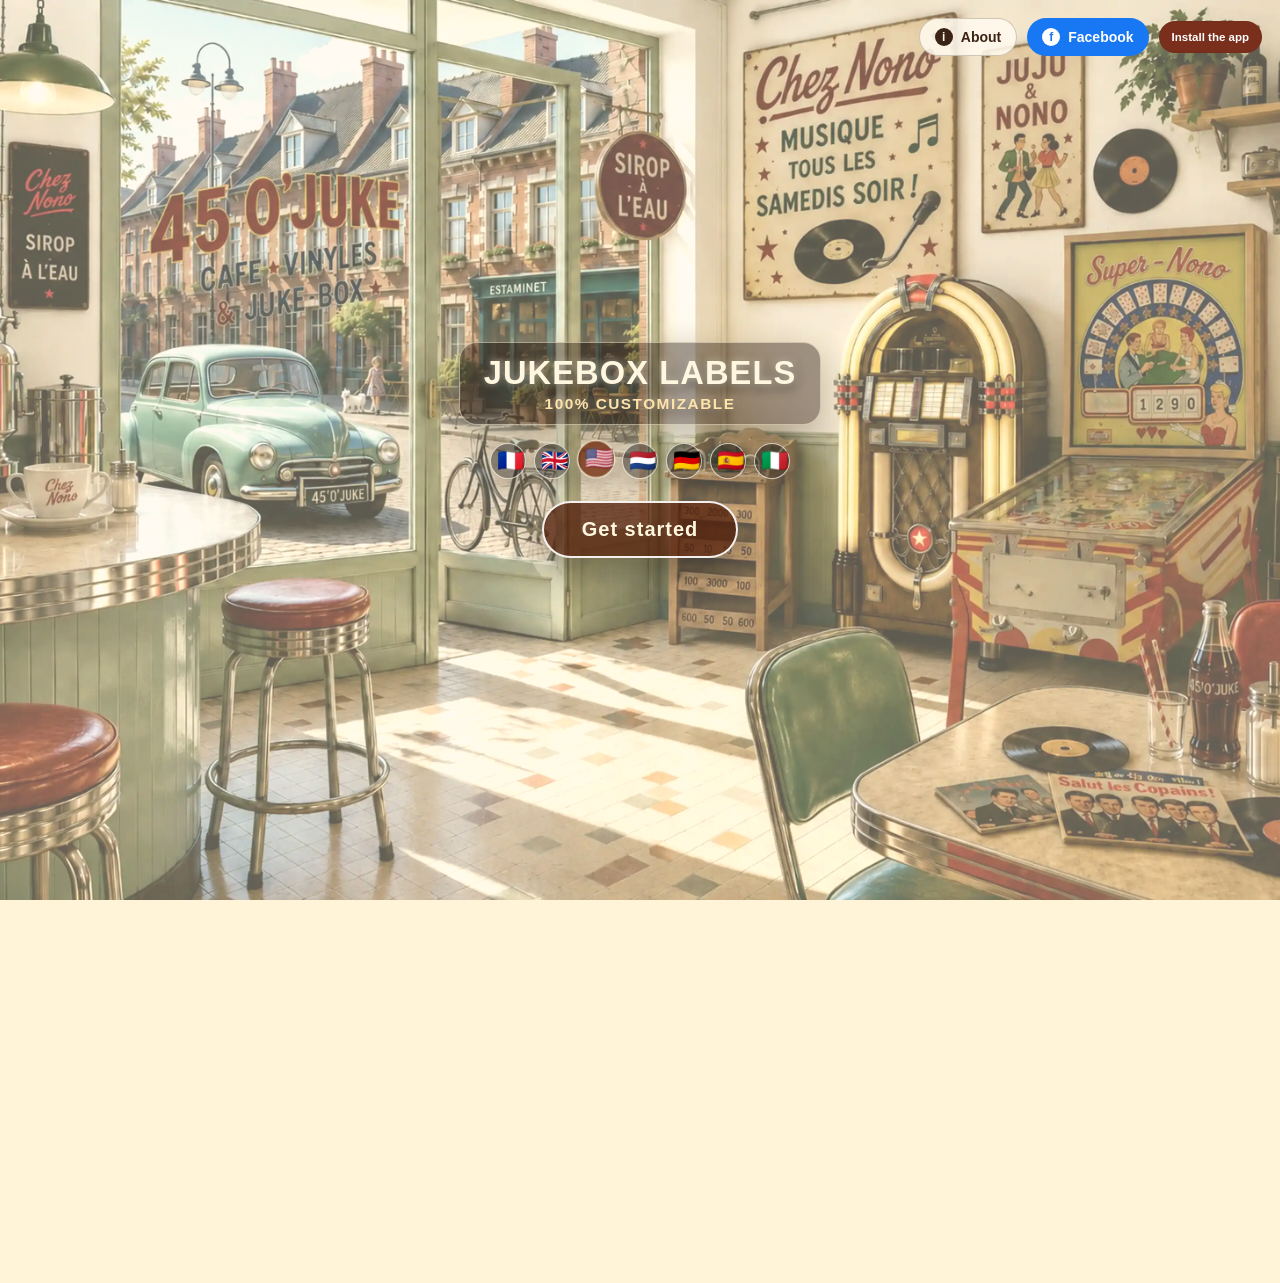
<file: index.html>
<!doctype html>
<html lang="fr">
  <head>
    <meta charset="UTF-8" />
    <meta name="viewport" content="width=device-width, initial-scale=1.0, viewport-fit=cover" />
    <meta name="robots" content="index, follow" />
    <meta name="description" content="Créez gratuitement vos étiquettes de jukebox, à l’unité ou pour votre jukebox complet. Saisissez vos titres sur le site, personnalisez-les et imprimez-les en PDF." />
    <meta name="author" content="Arnaud" />
    <meta name="theme-color" content="#f4efe5" />
    <meta name="mobile-web-app-capable" content="yes" />
    <meta name="apple-mobile-web-app-capable" content="yes" />
    <meta name="apple-mobile-web-app-title" content="45'O'Juke" />
    <meta name="apple-mobile-web-app-status-bar-style" content="default" />
    <meta name="application-name" content="45'O'Juke" />
    <meta name="format-detection" content="telephone=no" />
    <link rel="canonical" href="https://45ojuke.fr/" />
    <meta property="og:type" content="website" />
    <meta property="og:locale" content="fr_FR" />
    <meta property="og:locale:alternate" content="en_GB" />
    <meta property="og:locale:alternate" content="en_US" />
    <meta property="og:locale:alternate" content="nl_NL" />
    <meta property="og:locale:alternate" content="de_DE" />
    <meta property="og:locale:alternate" content="es_ES" />
    <meta property="og:locale:alternate" content="it_IT" />
    <meta property="og:url" content="https://45ojuke.fr/" />
    <meta property="og:site_name" content="45'O'Juke" />
    <meta property="og:title" content="Étiquettes de Jukebox Personnalisées | 45'O'Juke" />
    <meta property="og:description" content="Créez gratuitement vos étiquettes de jukebox, à l’unité ou pour votre jukebox complet. Saisissez vos titres sur le site, personnalisez-les et imprimez-les en PDF." />
    <meta property="og:image" content="https://45ojuke.fr/Images/logo45.jpg" />
    <meta property="og:image:secure_url" content="https://45ojuke.fr/Images/logo45.jpg" />
    <meta property="og:image:type" content="image/jpeg" />
    <meta property="og:image:width" content="1234" />
    <meta property="og:image:height" content="1235" />
    <meta property="og:image:alt" content="Logo 45'O'Juke" />
    <meta name="twitter:card" content="summary_large_image" />
    <meta name="twitter:title" content="Étiquettes de Jukebox Personnalisées | 45'O'Juke" />
    <meta name="twitter:description" content="Créez gratuitement vos étiquettes de jukebox, à l’unité ou pour votre jukebox complet. Saisissez vos titres sur le site, personnalisez-les et imprimez-les en PDF." />
    <meta name="twitter:image" content="https://45ojuke.fr/Images/logo45.jpg" />
    <meta name="twitter:image:alt" content="Logo 45'O'Juke" />
    <title>Étiquettes de Jukebox Personnalisées | 45'O'Juke</title>
    <link rel="manifest" href="/manifest.webmanifest" />
    <link rel="icon" href="/favicon.ico" sizes="any" />
    <link rel="icon" type="image/png" sizes="48x48" href="/favicon-48x48.png" />
    <link rel="icon" type="image/png" sizes="96x96" href="/favicon-96x96.png" />
    <link rel="icon" type="image/png" sizes="192x192" href="/favicon-192x192.png" />
    <link rel="apple-touch-icon" href="/Images/icons/apple-touch-icon.png" />
    <link rel="preload" as="image" href="./Images/fond-45ojuke.webp" fetchpriority="high" />
    <link rel="stylesheet" href="./polices-locales.css" />
    <link rel="stylesheet" href="./style.css" />
    <script type="application/ld+json">
      {
        "@context": "https://schema.org",
        "@type": "WebApplication",
        "name": "45'O'Juke",
        "alternateName": [
          "Jukebox title strip maker",
          "Custom jukebox labels",
          "Printable jukebox title strips",
          "Étiquettes jukebox personnalisées"
        ],
        "url": "https://45ojuke.fr/",
        "applicationCategory": "DesignApplication",
        "operatingSystem": "Web",
        "inLanguage": ["fr", "en", "nl", "de", "es", "it"],
        "availableLanguage": ["French", "English", "Dutch", "German", "Spanish", "Italian"],
        "keywords": "étiquettes jukebox, étiquette 45 tours, jukebox title strips, jukebox labels, custom jukebox labels, printable jukebox title strips, jukebox title strip maker, jukebox etiketten, jukebox titelstreifen, etiquetas jukebox, etichette jukebox",
        "featureList": [
          "Créer des étiquettes jukebox personnalisées",
          "Créer une étiquette ou toutes les étiquettes d’un jukebox",
          "Saisir et modifier directement une liste de disques dans un tableau",
          "Importer ou exporter une liste de disques",
          "Régler précisément les dimensions des étiquettes en millimètres",
          "Personnaliser chaque étiquette ou appliquer un style à toute la série",
          "Enregistrer et restaurer un projet complet",
          "Imprimer des planches d’étiquettes jukebox",
          "Générer un PDF multipage prêt à imprimer",
          "Utiliser l’outil gratuitement et en plusieurs langues sans installation",
          "Conserver les titres et les artistes sur l’appareil de l’utilisateur",
          "Personnaliser les couleurs, textes et styles rétro",
          "Create printable jukebox title strips",
          "Create custom jukebox labels"
        ],
        "description": "Créez gratuitement vos étiquettes de jukebox, à l’unité ou pour votre jukebox complet. Saisissez vos titres sur le site, personnalisez-les et imprimez-les en PDF.",
        "image": "https://45ojuke.fr/Images/logo45.jpg",
        "creator": {
          "@type": "Person",
          "name": "Arnaud"
        },
        "offers": {
          "@type": "Offer",
          "price": "0",
          "priceCurrency": "EUR"
        },
        "sameAs": [
          "https://www.facebook.com/45.O.Juke/"
        ]
      }
    </script>
  </head>
  <body class="is-intro-active">
    <div class="top-actions" id="topActions">
      <a class="home-index-link" href="index.html" aria-label="Retour à l'accueil" title="Retour à l'accueil">
        <svg viewBox="0 0 24 24" aria-hidden="true" focusable="false">
          <path d="M3 10.6 12 3l9 7.6" />
          <path d="M5.5 9.3V21h13V9.3" />
          <path d="M9.5 21v-6h5v6" />
        </svg>
      </a>
      <button class="menu-mobile-toggle" type="button" id="menuMobileToggle" aria-label="Ouvrir le menu" aria-expanded="false" aria-controls="menuMobileActions">
        <span></span>
        <span></span>
        <span></span>
      </button>
      <div class="top-actions__menu" id="menuMobileActions">
        <button class="about-btn" type="button" id="boutonAPropos" aria-label="Ouvrir la fenêtre À propos">
          <span class="about-icon">i</span>
          À propos
        </button>
        <a class="facebook-btn" href="https://www.facebook.com/45.O.Juke/" target="_blank" rel="noopener noreferrer" aria-label="Ouvrir la page Facebook de 45'O'Juke dans un nouvel onglet">
          <span class="facebook-icon">f</span>
          <span class="facebook-text">Facebook</span>
        </a>
        <button class="installer-app-btn installer-app-btn--menu" id="installerAppMenu" type="button">Installer l'application</button>
        <button class="soutien-menu-btn" id="ouvrirSoutienMenu" type="button">♡ Soutien / Contact</button>
        <button class="confidentialite-menu-btn" id="ouvrirConfidentialiteMenu" type="button"><span class="about-icon" aria-hidden="true"><svg viewBox="0 0 24 24" width="12" height="12" fill="none" stroke="currentColor" stroke-width="2" stroke-linecap="round" stroke-linejoin="round"><path d="M6 3h8l4 4v14H6z"/><path d="M14 3v5h5"/><path d="M9 13h6M9 17h6"/></svg></span><span>Confidentialité &amp; mentions légales</span></button>
      </div>
    </div>

    <section class="intro" id="intro">
      <div class="intro-fond" id="introFond" aria-hidden="true">
        <img src="./Images/fond-45ojuke.webp" alt="" width="3072" height="2048" decoding="async" fetchpriority="high" draggable="false" />
      </div>
      <div class="contenu-intro">
        <div class="bloc-titre">
          <h1 class="titre-intro" id="titreIntro">Étiquettes jukebox</h1>
          <p class="soustitre-intro" id="sousTitreIntro">100% personnalisables</p>
        </div>
        <div class="langues" aria-label="Choix de la langue">
          <button class="drapeau actif" type="button" data-lang="fr" title="Français" aria-label="Français">🇫🇷</button>
          <button class="drapeau" type="button" data-lang="en" title="English" aria-label="English">🇬🇧</button>
          <button class="drapeau" type="button" data-lang="us" title="American English" aria-label="American English">🇺🇸</button>
          <button class="drapeau" type="button" data-lang="nl" title="Nederlands" aria-label="Nederlands">🇳🇱</button>
          <button class="drapeau" type="button" data-lang="de" title="Deutsch" aria-label="Deutsch">🇩🇪</button>
          <button class="drapeau" type="button" data-lang="es" title="Español" aria-label="Español">🇪🇸</button>
          <button class="drapeau" type="button" data-lang="it" title="Italiano" aria-label="Italiano">🇮🇹</button>
        </div>
        <button class="commencer" id="boutonCommencer" type="button">Commencer</button>
      </div>
    </section>

    <dialog class="about-modal" id="aboutModal" aria-labelledby="aboutTitle">
      <div class="about-box">
        <div class="about-header">
          <h2 id="aboutTitle">À propos de 45'O'Juke</h2>
          <button class="close-about" type="button" id="fermerAPropos" aria-label="Fermer">×</button>
        </div>
        <div class="about-content">
          <section class="about-presentation" aria-labelledby="aboutPresentationTitle">
            <h3 id="aboutPresentationTitle">À propos de 45’O’Juke</h3>
            <p>45’O’Juke est un outil créé par un passionné de jukebox, de vinyles et de restauration vintage.</p>
            <p>Son but est simple : créer des étiquettes de jukebox personnalisées, aussi appelées title strips, sans logiciel spécialisé. Vous choisissez un style, puis vous adaptez les couleurs, les textes et les dimensions avant l’impression.</p>
            <p class="about-compatibility">Grâce à ses dimensions personnalisables, 45’O’Juke permet de créer des étiquettes adaptées à de nombreux modèles de jukebox, notamment Seeburg, Rock-Ola, Wurlitzer, AMI et Rowe. Les formats pouvant varier d’un modèle à l’autre, mesurez toujours votre porte-étiquette avant d’imprimer.</p>
            <p class="about-signature">📻 Un projet créé et maintenu par Arnaud pour la communauté des passionnés de jukebox.</p>
          </section>

          <div class="about-actions" aria-label="Contact 45'O'Juke">
            <a class="about-action about-action--facebook" href="https://www.facebook.com/45.O.Juke/" target="_blank" rel="noopener noreferrer">Facebook</a>
            <a class="about-action about-action--email" href="mailto:contact@45ojuke.fr?subject=Contact%2045%27O%27Juke">Email</a>
          </div>

          <section class="about-license" aria-labelledby="aboutLicenseTitle">
            <h3 id="aboutLicenseTitle">Licence & usages</h3>
            <p>45’O’Juke est réservé à un usage personnel, familial ou associatif non commercial.</p>
            <p>Le projet, son interface, ses réglages, ses textes et ses éléments graphiques originaux sont protégés.</p>
            <p>Les noms d’artistes, titres musicaux, marques, modèles et références commerciales restent la propriété de leurs ayants droit respectifs.</p>
            <button class="about-license-link" id="ouvrirLicenceComplete" type="button">Consulter la licence complète</button>
          </section>
        </div>
      </div>
    </dialog>

    <dialog class="about-modal licence-modal" id="licenceCompleteModal" aria-labelledby="licenceCompleteTitle">
      <div class="about-box">
        <div class="about-header">
          <h2 id="licenceCompleteTitle">Licence complète</h2>
          <button class="close-about" type="button" id="fermerLicenceComplete" aria-label="Fermer">×</button>
        </div>
        <div class="about-content licence-complete-content">
          <h3>Licence propriétaire 45’O’Juke</h3>
          <p>Copyright (c) 2026 Arnaud-D. Tous droits réservés.</p>
          <p>45’O’Juke est mis à disposition pour un usage personnel, familial ou associatif non commercial, uniquement depuis le site officiel du projet.</p>
          <p>Le code source, l’interface, l’organisation du site, les fonctionnalités, les réglages, les textes propres au projet ainsi que les éléments graphiques originaux créés spécifiquement pour 45’O’Juke sont protégés.</p>
          <p>Sans autorisation écrite préalable de l’auteur, il est interdit de :</p>
          <ul>
            <li>copier, reproduire ou republier tout ou partie du projet ;</li>
            <li>aspirer, extraire ou réutiliser massivement le code, l’interface, les réglages ou la structure du site ;</li>
            <li>modifier, redistribuer, vendre, louer ou intégrer le projet dans un produit ou service commercial ;</li>
            <li>héberger une copie du site ou proposer une version séparée accessible au public ;</li>
            <li>créer, publier ou exploiter un clone, une version dérivée ou un service concurrent basé sur ce projet ;</li>
            <li>utiliser 45’O’Juke pour produire des étiquettes dans le cadre d’une activité commerciale.</li>
          </ul>
          <p>Certains styles d’étiquettes proposés peuvent s’inspirer de codes graphiques anciens, rétro ou génériques liés à l’univers du jukebox et du disque vinyle. 45’O’Juke ne revendique aucun droit sur les marques, logos, noms commerciaux, modèles historiques, œuvres musicales, noms d’artistes, images ou références appartenant à des tiers.</p>
          <p>Les contenus musicaux, noms d’artistes, marques, images et références commerciales utilisés dans les étiquettes restent la propriété de leurs ayants droit respectifs. Chaque utilisateur est responsable des contenus qu’il importe, saisit, utilise ou imprime.</p>
          <p>Cette licence ne vous accorde aucun droit sur les marques, logos, noms commerciaux, œuvres ou contenus appartenant à des tiers.</p>
          <p>Pour toute demande d’autorisation, contactez l’auteur du projet.</p>
        </div>
      </div>
    </dialog>

    <dialog class="about-modal confidentialite-modal" id="confidentialiteModal" aria-labelledby="confidentialiteTitle">
      <div class="about-box">
        <div class="about-header">
          <h2 id="confidentialiteTitle">Confidentialité &amp; mentions légales</h2>
          <button class="close-about" type="button" id="fermerConfidentialite" aria-label="Fermer">×</button>
        </div>
        <div class="about-content confidentialite-content">
          <h3>Confidentialité</h3>
          <p>45’O’Juke fonctionne directement sur votre appareil, que vous l’utilisiez depuis le site ou comme application installée.</p>
          <p>Certaines informations peuvent être enregistrées localement sur votre appareil pour le confort d’utilisation : langue choisie, favoris, dernière configuration, position de l’image d’accueil et données du tableau importées ou saisies.</p>
          <p>Vos titres, artistes et données musicales restent sur votre appareil. Ils ne sont pas envoyés à 45’O’Juke.</p>
          <p>Les fichiers de style, les sauvegardes complètes et les CSV que vous téléchargez sont enregistrés sur votre appareil. Ils ne sont transmis que si vous choisissez vous-même de les partager.</p>
          <p>Aucun outil de suivi publicitaire ou marketing n’est utilisé.</p>
          <p>Lorsqu’un style est ajouté aux favoris ou qu’un PDF est généré, 45’O’Juke peut recevoir uniquement une copie des réglages de style au format JSON, accompagnée d’un aperçu visuel anonymisé. L’aperçu contient uniquement des textes neutres, jamais vos titres ni vos artistes.</p>
          <p>Ces éléments sont transmis par Google Apps Script, puis reçus sous forme de pièces jointes dans la boîte électronique de 45’O’Juke. Ils servent uniquement à améliorer les styles et le fonctionnement du projet. Les messages sont conservés jusqu’à leur suppression manuelle.</p>
          <p>L’hébergement par GitHub Pages implique également la journalisation de l’adresse IP des visiteurs par GitHub à des fins de sécurité, selon les conditions définies par GitHub.</p>
          <p>Le traitement lié à l’amélioration de l’outil repose sur l’intérêt légitime de l’éditeur. Le responsable du traitement est l’éditeur de 45’O’Juke. Vous pouvez demander l’accès, la rectification, l’effacement ou la limitation des données vous concernant, et vous opposer au traitement, en écrivant à <a href="mailto:contact@45ojuke.fr">contact@45ojuke.fr</a>. Vous pouvez également adresser une réclamation à la <a href="https://www.cnil.fr/" target="_blank" rel="noopener noreferrer">CNIL</a>.</p>
          <p>Le bouton de soutien ouvre le site externe PayPal. Si vous choisissez d’effectuer un paiement, PayPal traite les informations nécessaires selon sa propre politique de confidentialité et peut communiquer à l’éditeur les informations associées à la transaction.</p>

          <h3>Mentions légales</h3>
          <p>45’O’Juke est un site personnel édité à titre non professionnel par Arnaud, directeur de la publication. L’éditeur a choisi de préserver son anonymat conformément à l’article 1-1 II de la loi n° 2004-575 du 21 juin 2004.</p>
          <p><strong>Hébergement :</strong> GitHub Pages, service de GitHub, Inc., 88 Colin P. Kelly Jr. Street, San Francisco, California 94107, États-Unis. GitHub ne publie pas de numéro de téléphone d’assistance et fournit son assistance par voie électronique.</p>
          <p><strong>Nom de domaine :</strong> enregistré auprès d’OVHcloud.</p>
          <p><strong>Contact :</strong> <a href="mailto:contact@45ojuke.fr">contact@45ojuke.fr</a>.</p>
          <p>Les contenus originaux de 45’O’Juke sont protégés par le droit d’auteur. Les marques, noms d’artistes, titres, images et autres contenus appartenant à des tiers restent la propriété de leurs titulaires respectifs. Pour plus de détails, consultez la licence complète depuis la rubrique « À propos ».</p>
        </div>
      </div>
    </dialog>

    <main class="page" id="accueil">
      <section class="hero-site" aria-label="45'O'Juke">
        <div class="hero-site__contenu">
          <h1 class="visuellement-cache">45'O'Juke - Étiquettes jukebox personnalisées</h1>
          <img class="hero-site__logo" src="./Images/titre.webp" alt="45'O'Juke - Étiquettes jukebox 100% personnalisables" width="2070" height="325" decoding="async" />
        </div>
      </section>

      <div class="section-site" id="atelier">
        <section class="atelier" aria-label="Atelier étiquettes Canvas">
        <form class="panneau controles" id="formulaire">
          <div class="assistant-reglages" id="assistantReglages" hidden>
            <p class="assistant-reglages__etape" id="assistantEtape">Étape 2</p>
            <h2 class="assistant-reglages__titre" id="assistantTitre">Ajustez la taille</h2>
            <p class="assistant-reglages__aide" id="assistantAide">Gardez l'aperçu sous les yeux pendant chaque réglage.</p>
          </div>

          <section class="groupe onglet-panneau" data-tab-panel="style" data-tab-disabled="true" hidden>
            <div class="grille grille-style-secondaire">
              <select id="modele" hidden></select>
              <div class="mise-en-avant-secondaire champ-large" id="miseEnAvantSecondaire">
                <fieldset class="selecteur-secondaire" aria-label="Deuxième style">
                  <label><input id="deuxiemeEtiquetteNon" name="deuxiemeEtiquette" type="radio" value="non" checked /> Non</label>
                  <label><input id="deuxiemeEtiquetteOui" name="deuxiemeEtiquette" type="radio" value="oui" /> Oui</label>
                </fieldset>
                <select id="modeleSecondaire" hidden></select>
              </div>
              <div class="bloc-secondaire champ-large" id="blocGalerieSecondaire">
                <div class="navigation-galerie-modeles navigation-galerie-modeles--secondaire">
                  <button class="bouton bouton-navigation-modeles" id="modelesSecondairesPrecedent" type="button" aria-label="Modèles secondaires précédents">‹</button>
                  <div class="galerie-modeles galerie-modeles--secondaire" id="galerieModelesSecondaires" aria-label="Styles de la deuxième étiquette"></div>
                  <button class="bouton bouton-navigation-modeles" id="modelesSecondairesSuivant" type="button" aria-label="Modèles secondaires suivants">›</button>
                </div>
              </div>
              <fieldset class="champ champ-large selecteur-etiquette" id="selecteurEtiquette" hidden>
                <label><input id="editionEtiquette1" name="editionEtiquette" type="radio" value="1" checked /> Étiquette 1</label>
                <label><input id="editionEtiquette2" name="editionEtiquette" type="radio" value="2" /> Étiquette 2</label>
              </fieldset>
            </div>
          </section>

          <section class="groupe onglet-panneau" data-tab-panel="reglages" hidden>
            <div class="grille">
              <label class="champ champ-large" for="uniteDimensions">
                Unité des dimensions
                <select id="uniteDimensions">
                  <option value="mm">Millimètres (mm)</option>
                  <option value="in">Pouces (in)</option>
                </select>
              </label>
              <label class="champ">
                <span id="libelleLargeurEtiquette">Largeur étiquette (mm)</span>
                <input id="largeurEtiquette" type="number" min="50" max="100" step="0.1" inputmode="decimal" aria-describedby="messageDimensions" />
              </label>
              <label class="champ">
                <span id="libelleHauteurEtiquette">Hauteur étiquette (mm)</span>
                <input id="hauteurEtiquette" type="number" min="20" max="40" step="0.1" inputmode="decimal" aria-describedby="messageDimensions" />
              </label>
              <p class="message-validation champ-large" id="messageDimensions" aria-live="polite" hidden></p>
            </div>
          </section>

          <section class="groupe onglet-panneau" data-tab-panel="donnees" hidden>
            <div class="grille">
              <input id="importFichierUnique" type="file" accept="application/json,.json,.csv,text/csv" hidden />
              <input id="importCsv" type="file" accept=".csv,text/csv" hidden />
              <div class="barre-actions barre-actions--csv champ-large">
                <button class="bouton bouton-principal bouton-action-large" id="ouvrirTableauCsv" type="button">Modifier les données</button>
                <details class="panneau-fichiers">
                  <summary class="panneau-fichiers__titre">Restauration / Sauvegarde</summary>
                  <div class="panneau-fichiers__contenu">
                    <div class="bloc-fichier">
                      <p class="bloc-fichier__titre">Sauvegarde <button class="aide-option" type="button" data-help-key="Aide sauvegarde session">?</button></p>
                      <div class="bloc-fichier__actions">
                        <button class="bouton bouton-secondaire" id="exporterSauvegardeDonnees" type="button">Télécharger sauvegarde</button>
                      </div>
                    </div>
                    <div class="bloc-fichier">
                      <p class="bloc-fichier__titre">Style de l’étiquette <button class="aide-option" type="button" data-help-key="Aide style export import">?</button></p>
                      <div class="bloc-fichier__actions">
                        <button class="bouton bouton-secondaire" id="copierReglagesDonnees" type="button">Exporter style</button>
                      </div>
                    </div>
                    <div class="bloc-fichier">
                      <p class="bloc-fichier__titre">Données du tableau <button class="aide-option" type="button" data-help-key="Aide donnees CSV">?</button></p>
                      <div class="bloc-fichier__actions">
                        <button class="bouton bouton-secondaire" id="exporterCsv" type="button">Exporter CSV</button>
                      </div>
                    </div>
                    <div class="bloc-fichier bloc-fichier--import">
                      <p class="bloc-fichier__titre">Importer</p>
                      <p class="bloc-fichier__description">Importez une sauvegarde, un style ou un CSV : 45’O’Juke reconnaît le fichier automatiquement.</p>
                      <button class="bouton" id="importerFichierDonnees" type="button">Importer</button>
                    </div>
                  </div>
                </details>
              </div>
            </div>
          </section>

          <section class="groupe onglet-panneau" data-tab-panel="texte" hidden>
            <div class="grille" id="reglagesTextePrincipaux">
              <label class="champ">Police des titres
                <select id="policeTitres"></select>
              </label>
              <label class="champ">Police de l’artiste
                <select id="policeArtiste"></select>
              </label>
              <div class="separateur-reglages"></div>
              <div class="champ-large couleurs-textes">
                <label class="champ">Titre face A <input id="couleurTitreFaceA" type="color" /></label>
                <label class="champ">Titre face B <input id="couleurTitreFaceB" type="color" /></label>
                <label class="champ">Artiste <input id="couleurArtiste" type="color" /></label>
              </div>
              <div class="separateur-reglages"></div>
              <label class="champ champ-surregime"><span class="champ__libelle">Taille des titres <span class="valeur-range" data-range-value="tailleTitres"></span></span><input id="tailleTitres" type="range" min="60" max="240" step="5" /></label>
              <label class="champ champ-surregime"><span class="champ__libelle">Taille de l’artiste <span class="valeur-range" data-range-value="tailleArtiste"></span></span><input id="tailleArtiste" type="range" min="70" max="240" step="5" /></label>
              <label class="champ champ-large">Déplacer les textes manuellement <input id="deplacementTextesManuel" type="checkbox" /></label>
              <div class="champ-large reglages-deplacement-textes" id="reglagesDeplacementTextes" hidden>
                <p class="reglages-deplacement-textes__titre">Titre face A</p>
                <label class="champ"><span class="champ__libelle">Horizontal <span class="valeur-range" data-range-value="decalageTitreAX"></span></span><input id="decalageTitreAX" type="range" min="-5" max="5" step="0.5" value="0" /></label>
                <label class="champ"><span class="champ__libelle">Vertical <span class="valeur-range" data-range-value="decalageTitreAY"></span></span><input id="decalageTitreAY" type="range" min="-5" max="5" step="0.5" value="0" /></label>
                <p class="reglages-deplacement-textes__titre">Artiste</p>
                <label class="champ"><span class="champ__libelle">Horizontal <span class="valeur-range" data-range-value="decalageArtisteX"></span></span><input id="decalageArtisteX" type="range" min="-5" max="5" step="0.5" value="0" /></label>
                <label class="champ"><span class="champ__libelle">Vertical <span class="valeur-range" data-range-value="decalageArtisteY"></span></span><input id="decalageArtisteY" type="range" min="-5" max="5" step="0.5" value="0" /></label>
                <p class="reglages-deplacement-textes__titre">Titre face B</p>
                <label class="champ"><span class="champ__libelle">Horizontal <span class="valeur-range" data-range-value="decalageTitreBX"></span></span><input id="decalageTitreBX" type="range" min="-5" max="5" step="0.5" value="0" /></label>
                <label class="champ"><span class="champ__libelle">Vertical <span class="valeur-range" data-range-value="decalageTitreBY"></span></span><input id="decalageTitreBY" type="range" min="-5" max="5" step="0.5" value="0" /></label>
              </div>
              <div class="separateur-reglages"></div>
              <label class="champ">Style des titres
                <select id="styleTitres">
                  <option value="normal">Normal</option>
                  <option value="gras">Gras</option>
                  <option value="italique">Italique</option>
                  <option value="gras-italique">Gras italique</option>
                </select>
              </label>
              <label class="champ">Style de l’artiste
                <select id="styleArtiste">
                  <option value="normal">Normal</option>
                  <option value="gras">Gras</option>
                  <option value="italique">Italique</option>
                  <option value="gras-italique">Gras italique</option>
                </select>
              </label>
              <label class="champ champ-large">Décalage rétro automatique
                <select id="decalageRetro">
                  <option value="aucun">Aucun</option>
                  <option value="titres-leger">Titres légèrement décalés</option>
                  <option value="titre-face-a">Titre face A uniquement</option>
                  <option value="titre-face-b">Titre face B uniquement</option>
                  <option value="artiste-leger">Artiste légèrement décalé</option>
                  <option value="tout-leger">Titres et artiste légèrement décalés</option>
                  <option value="artiste-bas">Artiste abaissé</option>
                  <option value="tout-bas-decale">Tout abaissé et décalé</option>
                </select>
              </label>
              <div class="separateur-reglages"></div>
              <label class="champ champ-large">Effet rétro sur les titres <input id="guillemetsTitres" type="checkbox" /></label>
              <label class="champ champ-large">Irrégularité des caractères <input id="irregulariteCaracteres" type="checkbox" /></label>
              <label class="champ champ-large" id="reglageRetourLigneTitres" hidden>Retour à la ligne automatique <input id="retourLigneTitres" type="checkbox" checked /></label>
            </div>
          </section>

          <section class="groupe onglet-panneau" data-tab-panel="decor" hidden>
            <div class="grille">
              <fieldset class="champ champ-large choix-decor"><span class="choix-decor__titre">Élément à modifier</span>
                <input id="decorPanel" type="hidden" value="motif" />
                <input id="activerVignettage" type="checkbox" hidden />
                <input id="activerMotif" type="checkbox" hidden />
                <input id="activerPatine" type="checkbox" hidden />
                <div class="choix-decor__options">
                  <button class="choix-decor__option" id="boutonVignettage" type="button" aria-pressed="false">Vignettage</button>
                  <button class="choix-decor__option" id="boutonMotif" type="button" aria-pressed="false">Motif</button>
                  <button class="choix-decor__option" id="boutonPatine" type="button" aria-pressed="false">Patine</button>
                </div>
                <button class="choix-decor__desactivation" id="boutonDesactiverDecor" type="button">Désactiver cet effet</button>
              </fieldset>
              <div class="separateur-reglages" data-decor-panel="patine"></div>
              <p class="champ-description champ-large" data-decor-panel="patine">Vieillit toute l’étiquette : couleurs légèrement passées, grain du papier, frottements et usure des bords.</p>
              <label class="champ champ-large" data-decor-panel="patine"><span class="champ__libelle">Intensité <span class="valeur-range" data-range-value="intensitePatine" data-range-unit="%"></span></span><input id="intensitePatine" type="range" min="0" max="100" step="1" value="55" /></label>
              <div class="separateur-reglages" data-decor-panel="motif"></div>
              <label class="champ" data-decor-panel="motif">Motif de fond
                <select id="motifType">
                  <option value="aucun">Aucun</option>
                  <option value="grille">Grille fine</option>
                  <option value="carres-points">Carrés pointillés</option>
                  <option value="rayures">Rayures</option>
                  <option value="points">Points</option>
                  <option value="diagonales">Diagonales</option>
                  <option value="chevrons">Chevrons</option>
                  <option value="croisillons">Croisillons</option>
                  <option value="vagues">Vagues</option>
                  <option value="soleil">Soleil</option>
                </select>
              </label>
              <div class="champ champ-large options-bordure" data-decor-panel="motif">
                <span class="champ__libelle">Motif appliqué</span>
                <div class="options-bordure__choix options-bordure__choix--simple">
                  <label class="option-case">Fond <input id="motifFond" type="checkbox" checked /></label>
                </div>
              </div>
              <label class="champ" data-decor-panel="motif" data-motif-reglage>Couleur <input id="couleurMotif" type="color" /></label>
              <label class="champ" data-decor-panel="motif" data-motif-reglage><span class="champ__libelle">Opacité <span class="valeur-range" data-range-value="motif" data-range-unit="%"></span></span><input id="motif" type="range" min="0" max="100" step="1" /></label>
              <label class="champ" data-decor-panel="motif" data-motif-reglage><span class="champ__libelle">Angle <span class="valeur-range" data-range-value="angleMotif"></span></span><input id="angleMotif" type="range" min="-80" max="80" step="1" /></label>
              <div class="separateur-reglages" data-decor-panel="motif"></div>
              <div class="champ champ-large options-bordure" data-decor-panel="motif" data-option-decor-ruban>
                <div class="options-bordure__choix options-bordure__choix--simple">
                  <label class="option-case">Ruban <input id="motifRuban" type="checkbox" /></label>
                </div>
              </div>
              <label class="champ" data-decor-panel="motif" data-motif-ruban-reglage>Motif ruban
                <select id="motifRubanType">
                  <option value="aucun">Aucun</option>
                  <option value="grille">Grille fine</option>
                  <option value="carres-points">Carrés pointillés</option>
                  <option value="rayures">Rayures</option>
                  <option value="points">Points</option>
                  <option value="diagonales">Diagonales</option>
                  <option value="chevrons">Chevrons</option>
                  <option value="croisillons">Croisillons</option>
                  <option value="vagues">Vagues</option>
                  <option value="soleil">Soleil</option>
                </select>
              </label>
              <label class="champ" data-decor-panel="motif" data-motif-ruban-details>Couleur ruban <input id="couleurMotifRuban" type="color" /></label>
              <label class="champ" data-decor-panel="motif" data-motif-ruban-details><span class="champ__libelle">Opacité ruban <span class="valeur-range" data-range-value="opaciteMotifRuban" data-range-unit="%"></span></span><input id="opaciteMotifRuban" type="range" min="0" max="100" step="1" /></label>
              <label class="champ" data-decor-panel="motif" data-motif-ruban-details><span class="champ__libelle">Angle ruban <span class="valeur-range" data-range-value="angleMotifRuban"></span></span><input id="angleMotifRuban" type="range" min="-80" max="80" step="1" /></label>
              <div class="separateur-reglages" data-decor-panel="motif"></div>
              <label class="champ champ-large" data-decor-panel="motif">Motif secondaire <input id="afficherTraitsModernes" type="checkbox" /></label>
              <label class="champ" data-decor-panel="motif" data-traits-modernes-reglage>Type secondaire
                <select id="motifTraitsModernes">
                  <option value="grille">Grille</option>
                  <option value="carres-points">Carrés pointillés</option>
                  <option value="rayures">Rayures</option>
                  <option value="points">Points</option>
                  <option value="diagonales">Diagonales</option>
                  <option value="croisillons">Croisillons</option>
                  <option value="chevrons">Chevrons</option>
                  <option value="vagues">Vagues</option>
                  <option value="soleil">Soleil</option>
                </select>
              </label>
              <div class="champ champ-large options-bordure" data-decor-panel="motif" data-traits-modernes-reglage>
                <span class="champ__libelle">Motif secondaire appliqué</span>
                <div class="options-bordure__choix">
                  <label class="option-case">Fond <input id="motifSecondaireFond" type="checkbox" checked /></label>
                  <label class="option-case" data-option-decor-ruban>Ruban <input id="motifSecondaireRuban" type="checkbox" /></label>
                </div>
              </div>
              <label class="champ" data-decor-panel="motif" data-traits-modernes-reglage>Couleur secondaire <input id="couleurTraitsModernes" type="color" /></label>
              <label class="champ" data-decor-panel="motif" data-traits-modernes-reglage><span class="champ__libelle">Opacité <span class="valeur-range" data-range-value="opaciteTraitsModernes" data-range-unit="%"></span></span><input id="opaciteTraitsModernes" type="range" min="0" max="100" step="1" /></label>
              <label class="champ" data-decor-panel="motif" data-traits-modernes-reglage><span class="champ__libelle">Angle <span class="valeur-range" data-range-value="angleTraitsModernes"></span></span><input id="angleTraitsModernes" type="range" min="-80" max="80" step="1" /></label>
              <div class="separateur-reglages" data-decor-panel="vignette"></div>
              <label class="champ" data-decor-panel="vignette">Vignettage
                <select id="modeVignette">
                  <option value="aucun">Sans</option>
                  <option value="fond">Fond seulement</option>
                  <option value="global">Fond et étiquette</option>
                </select>
              </label>
              <label class="champ" data-decor-panel="vignette" data-vignette-reglage>Couleur <input id="couleurVignette" type="color" /></label>
              <label class="champ" data-decor-panel="vignette" data-vignette-reglage><span class="champ__libelle">Intensité <span class="valeur-range" data-range-value="intensite" data-range-unit="%"></span></span><input id="intensite" type="range" min="0" max="100" step="1" /></label>
              <label class="champ" data-decor-panel="vignette" data-vignette-reglage><span class="champ__libelle">Opacité <span class="valeur-range" data-range-value="vignette" data-range-unit="%"></span></span><input id="vignette" type="range" min="0" max="100" step="1" /></label>
              <label class="champ" data-decor-panel="vignette" data-vignette-reglage><span class="champ__libelle">Angle <span class="valeur-range" data-range-value="angle"></span></span><input id="angle" type="range" min="0" max="180" step="5" /></label>
            </div>
          </section>

          <section class="groupe onglet-panneau" data-tab-panel="ruban" hidden>
            <div class="grille">
              <label class="champ"><span id="libelleCouleurContour">Cadre</span> <input id="couleur1" type="color" /></label>
              <label class="champ" data-modele-masque="CELESTE">Fond supérieur <input id="couleur2" type="color" /></label>
              <label class="champ" data-modele-masque="CELESTE">Fond inférieur <input id="couleur3" type="color" /></label>
              <label class="champ" data-modele-visible="CELESTE">Fond moderne <input id="couleurFondModerne" type="color" /></label>
              <label class="champ"><span id="libelleCouleurRuban">Ruban / zone artiste</span> <input id="couleurRuban" type="color" /></label>
              <label class="champ" data-modele-visible="CELESTE">Bande gauche <input id="couleurBandeGauche" type="color" /></label>
              <label class="champ" data-modele-visible="CELESTE">Bande droite <input id="couleurBandeDroite" type="color" /></label>
              <div class="separateur-reglages"></div>
              <label class="champ champ-large">
                <span class="champ__libelle">Épaisseur de bordure <span class="valeur-range" data-range-value="bordure" data-range-unit="%"></span></span>
                <input id="bordure" type="range" min="0" max="100" step="1" />
              </label>
              <div class="champ champ-large options-bordure">
                <span class="champ__libelle">Bordure visible</span>
                <div class="options-bordure__choix">
                  <label class="option-case">Haut / bas <input id="bordureHorizontale" type="checkbox" checked /></label>
                  <label class="option-case" data-modele-masque="JEAN">Gauche / droite <input id="bordureVerticale" type="checkbox" checked /></label>
                </div>
              </div>
              <label class="champ champ-large" data-modele-visible="ALICE MARTIN JUJU MANU CELESTE STELLA LEON" data-reglage-arrondi-bordure>Arrondi intérieur <input id="arrondiInterieurBordure" type="checkbox" /></label>
              <label class="champ champ-large" data-modele-visible="ALICE MARTIN JUJU MANU CELESTE STELLA LEON" data-reglage-arrondi-bordure-taille><span class="champ__libelle">Taille de l’arrondi intérieur <span class="valeur-range" data-range-value="arrondiInterieurBordureTaille" data-range-unit="%"></span></span><input id="arrondiInterieurBordureTaille" type="range" min="0" max="100" step="1" /></label>
              <div class="separateur-reglages" data-capacite-modele="ruban"></div>
              <label class="champ" data-capacite-modele="ruban"><span class="champ__libelle">Largeur du ruban <span class="valeur-range" data-range-value="largeurRuban" data-range-unit="%"></span></span><input id="largeurRuban" type="range" min="0" max="100" step="1" /></label>
              <label class="champ" data-capacite-modele="ruban"><span class="champ__libelle">Hauteur du ruban <span class="valeur-range" data-range-value="hauteurRuban" data-range-unit="%"></span></span><input id="hauteurRuban" type="range" min="0" max="100" step="1" /></label>
              <label class="champ" data-modele-visible="CELESTE STELLA MANU LUCIEN">Forme du ruban
                <select id="formeRuban">
                  <option value="rectangle">Rectangle</option>
                  <option value="rectangle-arrondi">Rectangle arrondi</option>
                  <option value="concave">Concave</option>
                  <option value="convexe">Convexe</option>
                </select>
              </label>
              <label class="champ" data-modele-visible="CELESTE STELLA MANU LUCIEN"><span class="champ__libelle">Inclinaison ruban <span class="valeur-range" data-range-value="inclinaisonRuban" data-range-unit="%"></span></span><input id="inclinaisonRuban" type="range" min="1" max="100" step="1" /></label>
              <label class="champ" data-modele-visible="LUCIEN"><span class="champ__libelle">Épaisseur du ruban <span class="valeur-range" data-range-value="contourRubanCentral" data-range-unit="%"></span></span><input id="contourRubanCentral" type="range" min="0" max="100" step="1" /></label>
              <div class="separateur-reglages" data-capacite-modele="ruban"></div>
              <label class="champ" data-modele-visible="LUCIEN">Bandes latérales
                <select id="nombreBandesRuban">
                  <option value="0">Aucune bande</option>
                  <option value="2">2 bandes par côté</option>
                  <option value="3">3 bandes par côté</option>
                </select>
              </label>
              <label class="champ" data-modele-visible="LUCIEN"><span class="champ__libelle">Largeur intérieure <span class="valeur-range" data-range-value="largeurInterieureBandesRuban" data-range-unit="%"></span></span><input id="largeurInterieureBandesRuban" type="range" min="0" max="100" step="1" /></label>
              <label class="champ" data-modele-visible="LUCIEN"><span class="champ__libelle">Largeur extérieure <span class="valeur-range" data-range-value="largeurExterieureBandesRuban" data-range-unit="%"></span></span><input id="largeurExterieureBandesRuban" type="range" min="0" max="100" step="1" /></label>
              <label class="champ" data-modele-visible="LUCIEN"><span class="champ__libelle">Inclinaison bandes <span class="valeur-range" data-range-value="inclinaisonBandesRuban" data-range-unit="%"></span></span><input id="inclinaisonBandesRuban" type="range" min="0" max="100" step="1" /></label>
              <div class="separateur-reglages"></div>
              <label class="champ" data-modele-visible="ALICE"><span class="champ__libelle">Pointe du ruban <span class="valeur-range" data-range-value="pointeRubanAlice" data-range-unit="%"></span></span><input id="pointeRubanAlice" type="range" min="0" max="100" step="1" /></label>
              <label class="champ" data-modele-visible="MARTIN"><span class="champ__libelle">Pointe du ruban <span class="valeur-range" data-range-value="pointeRubanMartin" data-range-unit="%"></span></span><input id="pointeRubanMartin" type="range" min="0" max="100" step="1" /></label>
              <label class="champ champ-large" data-modele-visible="STELLA">Étoiles visibles <input id="afficherEtoiles" type="checkbox" /></label>
              <label class="champ" data-modele-visible="STELLA" data-reglage-etoiles>Nombre d’étoiles par côté
                <select id="nombreEtoiles">
                  <option value="3">3 étoiles</option>
                  <option value="4">4 étoiles</option>
                  <option value="5">5 étoiles</option>
                </select>
              </label>
              <label class="champ" data-modele-visible="STELLA" data-reglage-etoiles>Disposition des étoiles
                <select id="dispositionEtoiles">
                  <option value="droite">Droite</option>
                  <option value="concave">Concave</option>
                  <option value="convexe">Convexe</option>
                </select>
              </label>
              <label class="champ" data-modele-visible="STELLA" data-reglage-etoiles data-reglage-courbure-etoiles><span class="champ__libelle">Courbure des étoiles <span class="valeur-range" data-range-value="courbureEtoiles" data-range-unit="%"></span></span><input id="courbureEtoiles" type="range" min="0" max="100" step="1" /></label>
              <label class="champ" data-modele-visible="STELLA" data-reglage-etoiles><span class="champ__libelle">Distance des étoiles du bord <span class="valeur-range" data-range-value="positionHorizontaleEtoiles" data-range-unit="%"></span></span><input id="positionHorizontaleEtoiles" type="range" min="3" max="18" step="0.5" /></label>
              <label class="champ" data-modele-visible="STELLA" data-reglage-etoiles><span class="champ__libelle">Position verticale des étoiles <span class="valeur-range" data-range-value="positionVerticaleEtoiles" data-range-unit="%"></span></span><input id="positionVerticaleEtoiles" type="range" min="35" max="65" step="1" /></label>
              <label class="champ" data-modele-visible="STELLA" data-reglage-etoiles><span class="champ__libelle">Étendue verticale des étoiles <span class="valeur-range" data-range-value="etendueEtoiles" data-range-unit="%"></span></span><input id="etendueEtoiles" type="range" min="35" max="78" step="1" /></label>
              <label class="champ" data-modele-visible="STELLA" data-reglage-etoiles><span class="champ__libelle">Taille des étoiles <span class="valeur-range" data-range-value="tailleEtoiles" data-range-unit="%"></span></span><input id="tailleEtoiles" type="range" min="70" max="130" step="1" /></label>
              <label class="champ" data-modele-visible="STELLA" data-reglage-etoiles>Fond des étoiles <input id="couleurFondEtoiles" type="color" /></label>
              <label class="champ" data-capacite-modele="bandeCentrale"><span class="champ__libelle">Bande centrale <span class="valeur-range" data-range-value="hauteurBande" data-range-unit="%"></span></span><input id="hauteurBande" type="range" min="0" max="100" step="1" /></label>
              <label class="champ" data-modele-visible="CELESTE"><span class="champ__libelle">Taille bande gauche <span class="valeur-range" data-range-value="tailleBandeGauche" data-range-unit="%"></span></span><input id="tailleBandeGauche" type="range" min="0" max="60" step="1" /></label>
              <label class="champ" data-modele-visible="CELESTE"><span class="champ__libelle">Orientation gauche <span class="valeur-range" data-range-value="angleBandeGauche"></span></span><input id="angleBandeGauche" type="range" min="-80" max="80" step="1" /></label>
              <label class="champ" data-modele-visible="CELESTE"><span class="champ__libelle">Taille bande droite <span class="valeur-range" data-range-value="tailleBandeDroite" data-range-unit="%"></span></span><input id="tailleBandeDroite" type="range" min="0" max="60" step="1" /></label>
              <label class="champ" data-modele-visible="CELESTE"><span class="champ__libelle">Orientation droite <span class="valeur-range" data-range-value="angleBandeDroite"></span></span><input id="angleBandeDroite" type="range" min="-80" max="80" step="1" /></label>
              <label class="champ" data-modele-visible="LEON JEAN ADRIEN"><span class="champ__libelle">Épaisseur traits <span class="valeur-range" data-range-value="epaisseurTraitsSeparateurs"></span></span><input id="epaisseurTraitsSeparateurs" type="range" min="1" max="12" step="0.5" /></label>
              <label class="champ" data-modele-visible="LEON JEAN"><span class="champ__libelle">Position traits <span class="valeur-range" data-range-value="positionTraitsSeparateurs" data-range-unit="%"></span></span><input id="positionTraitsSeparateurs" type="range" min="25" max="75" step="1" /></label>
              <label class="champ" data-modele-visible="LEON JEAN"><span class="champ__libelle">Espace entre traits <span class="valeur-range" data-range-value="ecartTraitsSeparateurs" data-range-unit="%"></span></span><input id="ecartTraitsSeparateurs" type="range" min="10" max="42" step="1" /></label>
              <label class="champ champ-large" data-modele-visible="JEAN"><span class="champ__libelle">Taille des triangles <span class="valeur-range" data-range-value="tailleTrianglesJEAN" data-range-unit="%"></span></span><input id="tailleTrianglesJEAN" type="range" min="0" max="100" step="1" /></label>
              <label class="champ champ-large">Modifier aussi les textes <input id="modifierTextesMiseEnPage" type="checkbox" /></label>
              <div class="champ-large reglages-texte-ruban" id="reglagesTexteMiseEnPage" hidden></div>
            </div>
          </section>

          <section class="groupe onglet-panneau" id="groupeMarques" data-tab-panel="cote" hidden>
            <div class="marques-panneau">
              <label class="marques-activation">
                <span class="marques-activation__texte">
                  <span class="marques-activation__titre">Mentions latérales visibles</span>
                  <span class="marques-activation__aide">Active ou masque les inscriptions placées sur les côtés.</span>
                </span>
                <span class="marques-switch">
                  <input id="afficherMarques" type="checkbox" />
                  <span class="marques-switch__piste" aria-hidden="true"></span>
                </span>
              </label>

              <div class="marques-section marques-section--contenu" data-marque-reglage>
                <h3 class="marques-section__titre">Contenu</h3>
                <div class="grille marques-grille marques-grille--contenu">
                  <label class="champ champ-large" data-marque-reglage>
                    <span class="option-libelle">Synchroniser les textes latéraux <button class="aide-option" type="button" data-help-key="Synchroniser les textes latéraux">?</button></span>
                    <input id="synchroniserMarques" type="checkbox" checked />
                  </label>
                  <label class="champ" data-marque-reglage>Proposition
                    <select id="presetMarques">
                      <option value="custom">Texte libre</option>
                      <option value="juke-box">JUKE … BOX</option>
                      <option value="vinyl-hit">VINYL … HIT</option>
                      <option value="45-rpm">45 … RPM</option>
                      <option value="hit-tune">HIT … TUNE</option>
                      <option value="old-hit">OLD … HIT</option>
                      <option value="top-side">TOP … SIDE</option>
                      <option value="a-side">A … SIDE</option>
                      <option value="b-side">B … SIDE</option>
                      <option value="stereo-sound">STEREO … SOUND</option>
                      <option value="vintage-label">VINTAGE … LABEL</option>
                      <option value="music-select">MUSIC … SELECT</option>
                      <option value="45-o-juke">45’O … JUKE</option>
                      <option value="juke-time">JUKE … TIME</option>
                      <option value="vinyl-side">VINYL … SIDE</option>
                      <option value="retro-hit">RETRO … HIT</option>
                      <option value="hit-parade">HIT … PARADE</option>
                      <option value="oldies-club">OLDIES … CLUB</option>
                      <option value="dance-tune">DANCE … TUNE</option>
                      <option value="music-box">MUSIC … BOX</option>
                      <option value="select-play">SELECT … PLAY</option>
                      <option value="side-one">SIDE … ONE</option>
                      <option value="side-two">SIDE … TWO</option>
                      <option value="top-vinyl">TOP … VINYL</option>
                      <option value="golden-hit">GOLDEN … HIT</option>
                      <option value="45-record">45 … RECORD</option>
                      <option value="play-music">PLAY … MUSIC</option>
                      <option value="jukebox-sound">JUKEBOX … SOUND</option>
                      <option value="retro-label">RETRO … LABEL</option>
                      <option value="tune-select">TUNE … SELECT</option>
                      <option value="sound-track">SOUND … TRACK</option>
                      <option value="hit-record">HIT … RECORD</option>
                      <option value="vinyl-select">VINYL … SELECT</option>
                    </select>
                  </label>
                  <label class="champ" data-marque-reglage data-marque-commun>Texte gauche <input id="marqueGauche" type="text" maxlength="8" /></label>
                  <label class="champ" data-marque-reglage data-marque-commun>Texte droit <input id="marqueDroite" type="text" maxlength="8" /></label>
                </div>
              </div>

              <div class="marques-section" data-marque-reglage data-marque-commun>
                <h3 class="marques-section__titre">Apparence</h3>
                <div class="grille marques-grille">
                  <label class="champ marque-couleur" data-marque-reglage>Couleur <input id="couleurMarques" type="color" /></label>
                  <label class="champ" data-marque-reglage data-marque-commun data-modele-visible="MANU">Forme
                    <select id="formePastille">
                      <option value="rond">Rond</option>
                      <option value="carre">Carré</option>
                      <option value="losange">Losange</option>
                    </select>
                  </label>
                  <label class="champ" data-marque-reglage>Police
                    <select id="policeMarques"></select>
                  </label>
                  <label class="champ champ-large" data-marque-reglage><span class="champ__libelle">Taille <span class="valeur-range" data-range-value="tailleMarques"></span></span><input id="tailleMarques" type="range" min="50" max="520" step="5" /></label>
                  <label class="champ champ-large" data-marque-reglage>Lettres droites de haut en bas <input id="marquesVerticales" type="checkbox" /></label>
                  <label class="champ champ-large" data-marque-reglage data-marque-commun data-modele-visible="MANU"><span class="champ__libelle">Diamètre <span class="valeur-range" data-range-value="diametrePastille" data-range-unit="%"></span></span><input id="diametrePastille" type="range" min="12" max="70" step="1" /></label>
                  <label class="champ champ-large" data-marque-reglage><span class="champ__libelle">Angle <span class="valeur-range" data-range-value="angleMarques"></span></span><input id="angleMarques" type="range" min="-180" max="180" step="5" /></label>
                  <label class="champ champ-large" data-marque-reglage><span class="champ__libelle">Distance du bord <span class="valeur-range" data-range-value="positionMarques" data-range-unit="%"></span></span><input id="positionMarques" type="range" min="0" max="100" step="1" /></label>
                  <label class="champ champ-large" data-marque-reglage><span class="champ__libelle">Hauteur <span class="valeur-range" data-range-value="hauteurMarques" data-range-unit="%"></span></span><input id="hauteurMarques" type="range" min="0" max="100" step="1" /></label>
                </div>
              </div>

              <div class="marques-section" data-marque-reglage data-marque-separe hidden>
                <h3 class="marques-section__titre">Texte gauche</h3>
                <div class="grille marques-grille">
                  <label class="champ">Texte <input id="marqueGaucheTexte" type="text" maxlength="8" /></label>
                  <label class="champ">Couleur <input id="couleurMarqueGauche" type="color" /></label>
                  <label class="champ" data-modele-visible="MANU">Forme <select id="formePastilleGauche"><option value="rond">Rond</option><option value="carre">Carré</option><option value="losange">Losange</option></select></label>
                  <label class="champ">Police <select id="policeMarqueGauche"></select></label>
                  <label class="champ">Style <select id="styleMarqueGauche"><option value="normal">Normal</option><option value="gras">Gras</option><option value="italique">Italique</option><option value="gras-italique">Gras italique</option></select></label>
                  <label class="champ champ-large"><span class="champ__libelle">Taille <span class="valeur-range" data-range-value="tailleMarqueGauche"></span></span><input id="tailleMarqueGauche" type="range" min="50" max="520" step="5" /></label>
                  <label class="champ champ-large" data-modele-visible="MANU"><span class="champ__libelle">Diamètre <span class="valeur-range" data-range-value="diametrePastilleGauche" data-range-unit="%"></span></span><input id="diametrePastilleGauche" type="range" min="12" max="70" step="1" /></label>
                  <label class="champ champ-large"><span class="champ__libelle">Angle <span class="valeur-range" data-range-value="angleMarqueGauche"></span></span><input id="angleMarqueGauche" type="range" min="-180" max="180" step="5" /></label>
                  <label class="champ champ-large"><span class="champ__libelle">Distance du bord <span class="valeur-range" data-range-value="positionMarqueGauche" data-range-unit="%"></span></span><input id="positionMarqueGauche" type="range" min="0" max="100" step="1" /></label>
                  <label class="champ champ-large"><span class="champ__libelle">Hauteur <span class="valeur-range" data-range-value="hauteurMarqueGauche" data-range-unit="%"></span></span><input id="hauteurMarqueGauche" type="range" min="0" max="100" step="1" /></label>
                </div>
              </div>

              <div class="marques-section" data-marque-reglage data-marque-separe hidden>
                <h3 class="marques-section__titre">Texte droit</h3>
                <div class="grille marques-grille">
                  <label class="champ">Texte <input id="marqueDroiteTexte" type="text" maxlength="8" /></label>
                  <label class="champ">Couleur <input id="couleurMarqueDroite" type="color" /></label>
                  <label class="champ" data-modele-visible="MANU">Forme <select id="formePastilleDroite"><option value="rond">Rond</option><option value="carre">Carré</option><option value="losange">Losange</option></select></label>
                  <label class="champ">Police <select id="policeMarqueDroite"></select></label>
                  <label class="champ">Style <select id="styleMarqueDroite"><option value="normal">Normal</option><option value="gras">Gras</option><option value="italique">Italique</option><option value="gras-italique">Gras italique</option></select></label>
                  <label class="champ champ-large"><span class="champ__libelle">Taille <span class="valeur-range" data-range-value="tailleMarqueDroite"></span></span><input id="tailleMarqueDroite" type="range" min="50" max="520" step="5" /></label>
                  <label class="champ champ-large" data-modele-visible="MANU"><span class="champ__libelle">Diamètre <span class="valeur-range" data-range-value="diametrePastilleDroite" data-range-unit="%"></span></span><input id="diametrePastilleDroite" type="range" min="12" max="70" step="1" /></label>
                  <label class="champ champ-large"><span class="champ__libelle">Angle <span class="valeur-range" data-range-value="angleMarqueDroite"></span></span><input id="angleMarqueDroite" type="range" min="-180" max="180" step="5" /></label>
                  <label class="champ champ-large"><span class="champ__libelle">Distance du bord <span class="valeur-range" data-range-value="positionMarqueDroite" data-range-unit="%"></span></span><input id="positionMarqueDroite" type="range" min="0" max="100" step="1" /></label>
                  <label class="champ champ-large"><span class="champ__libelle">Hauteur <span class="valeur-range" data-range-value="hauteurMarqueDroite" data-range-unit="%"></span></span><input id="hauteurMarqueDroite" type="range" min="0" max="100" step="1" /></label>
                </div>
              </div>

              <input id="limiterMarquesBandeSurprise" type="checkbox" hidden />
            </div>
          </section>

          <section class="groupe onglet-panneau" data-tab-panel="favoris" hidden>
            <div class="favoris__liste favoris__liste--options champ-large" id="listeFavoris" hidden></div>
            <div class="barre-actions barre-actions--csv champ-large">
              <div class="bloc-fichier">
                <p class="bloc-fichier__titre">Sauvegarde <button class="aide-option" type="button" data-help-key="Aide sauvegarde session">?</button></p>
                <div class="bloc-fichier__actions">
                  <button class="bouton bouton-secondaire" id="exporterSauvegardeFavoris" type="button">Télécharger sauvegarde</button>
                </div>
              </div>
              <div class="bloc-fichier">
                <p class="bloc-fichier__titre">Style de l’étiquette <button class="aide-option" type="button" data-help-key="Aide style export import">?</button></p>
                <div class="bloc-fichier__actions">
                  <button class="bouton bouton-secondaire" id="copierReglagesFavoris" type="button">Exporter style</button>
                </div>
              </div>
              <div class="bloc-fichier">
                <p class="bloc-fichier__titre">Données du tableau <button class="aide-option" type="button" data-help-key="Aide donnees CSV">?</button></p>
                <div class="bloc-fichier__actions">
                  <button class="bouton bouton-secondaire" id="exporterCsvSauvegarde" type="button">Exporter CSV</button>
                </div>
              </div>
              <div class="bloc-fichier bloc-fichier--import">
                <p class="bloc-fichier__titre">Importer</p>
                <p class="bloc-fichier__description">Importez une sauvegarde, un style ou un CSV : 45’O’Juke reconnaît le fichier automatiquement.</p>
                <button class="bouton" id="importerFichierFavoris" type="button">Importer</button>
              </div>
            </div>
          </section>
          <div class="assistant-navigation" id="assistantNavigation" hidden>
            <button class="bouton bouton-secondaire" id="assistantPrecedent" type="button">Précédent</button>
            <button class="bouton bouton-principal" id="assistantSuivant" type="button">Suivant</button>
          </div>
        </form>

        <section class="panneau scene">
          <div class="scene__entete" id="sceneEntete" hidden>
            <div class="scene__statuts">
              <p class="etat" id="statutPlanche" hidden>0 page</p>
            </div>
          </div>
          <div class="barre-actions barre-actions--apercu" id="actionsApercu" hidden>
            <div class="groupe-historique" aria-label="Historique des modifications">
              <button class="bouton bouton-secondaire bouton-historique" id="annulerReglage" type="button" disabled aria-label="Annuler la dernière modification" title="Annuler">↶</button>
              <button class="bouton bouton-secondaire bouton-historique" id="retablirReglage" type="button" disabled aria-label="Rétablir la modification annulée" title="Rétablir">↷</button>
              <button class="bouton bouton-favori bouton-favori-icone" id="aimerReglage" type="button" aria-pressed="false" aria-label="Ajouter aux favoris" title="Favori">
                <span aria-hidden="true">♡</span>
              </button>
              <button class="bouton bouton-secondaire bouton-verrouillage" id="verrouillerStyle" type="button" aria-pressed="false" aria-label="Verrouiller le style" title="Verrouiller le style">
                <span aria-hidden="true">🔓</span>
              </button>
            </div>
            <button class="bouton bouton-secondaire" id="inverser" type="button">Variante</button>
            <button class="bouton bouton-secondaire" id="teinte" type="button">Teinte</button>
            <button class="bouton bouton-secondaire" id="reinitialiserReglage" type="button" aria-label="Revenir au style par défaut" title="Style par défaut">Reset</button>
            <div class="menu-actions-apercu" id="menuActionsApercu">
              <button class="bouton bouton-secondaire menu-actions-apercu__bouton" id="ouvrirMenuActionsApercu" type="button" aria-haspopup="menu" aria-expanded="false" aria-label="Copier ou coller un style" title="Copier / coller le style">⧉</button>
              <div class="menu-actions-apercu__liste" id="listeMenuActionsApercu" role="menu" hidden>
                <button id="copierStyleApercu" type="button" role="menuitem">Copier le style</button>
                <button id="collerStyleSelectionApercu" type="button" role="menuitem">Coller à cette étiquette</button>
                <button id="collerStylePairesApercu" type="button" role="menuitem">Coller aux étiquettes paires</button>
                <button id="collerStyleImpairesApercu" type="button" role="menuitem">Coller aux étiquettes impaires</button>
                <button id="collerStyleToutesApercu" type="button" role="menuitem">Coller à toutes les étiquettes</button>
              </div>
            </div>
            <button class="bouton bouton-secondaire bouton-afficher-favoris" id="ouvrirFavoris" type="button" aria-expanded="false" hidden>Favoris</button>
            <button class="bouton bouton-secondaire" id="ouvrirJukebox" type="button" hidden>Prévisualisation</button>
            <button class="bouton bouton-principal" id="imprimer" type="button">Imprimer</button>
            <fieldset class="portee-modification-apercu" id="porteeModificationApercu">
              <legend>Appliquer le style à</legend>
              <label><input name="porteeModificationApercu" type="radio" value="selection" /> Cette étiquette</label>
              <label><input name="porteeModificationApercu" type="radio" value="paires" /> Paires</label>
              <label><input name="porteeModificationApercu" type="radio" value="impaires" /> Impaires</label>
              <label><input name="porteeModificationApercu" type="radio" value="damier" /> Damier</label>
              <label><input name="porteeModificationApercu" type="radio" value="toutes" checked /> Toutes</label>
            </fieldset>
            <div class="aide-damier" id="aideDamier" hidden>
              <div class="aide-damier__introduction">
                <strong>Créer un damier</strong>
                <span>Répartissez automatiquement deux styles en alternance dans votre jukebox.</span>
              </div>
              <div class="damier-mini" aria-hidden="true">
                <span class="damier-mini__case damier-mini__case--1"></span><span class="damier-mini__case damier-mini__case--2"></span><span class="damier-mini__case damier-mini__case--1"></span><span class="damier-mini__case damier-mini__case--2"></span>
                <span class="damier-mini__case damier-mini__case--2"></span><span class="damier-mini__case damier-mini__case--1"></span><span class="damier-mini__case damier-mini__case--2"></span><span class="damier-mini__case damier-mini__case--1"></span>
                <span class="damier-mini__case damier-mini__case--1"></span><span class="damier-mini__case damier-mini__case--2"></span><span class="damier-mini__case damier-mini__case--1"></span><span class="damier-mini__case damier-mini__case--2"></span>
              </div>
              <div class="aide-damier__dimensions">
                <label>Nombre de colonnes <input id="damierColonnes" type="number" min="1" max="30" value="8" /></label>
                <label>Étiquettes par colonne <input id="damierLignes" type="number" min="1" max="40" value="10" /></label>
              </div>
              <p class="aide-damier__resume" id="damierResume"></p>
              <div class="aide-damier__groupes" role="group" aria-label="Style à modifier">
                <button class="bouton bouton-secondaire" id="damierGroupe1" type="button" aria-pressed="true">Modifier le Style 1</button>
                <button class="bouton bouton-secondaire" id="damierGroupe2" type="button" aria-pressed="false">Modifier le Style 2</button>
              </div>
              <p class="aide-damier__etat" id="etatDamier"></p>
            </div>
          </div>
          <section class="accueil-apercu" id="accueilApercu">
            <p class="accueil-apercu__surtitre">Étape 1</p>
            <h2>Choisissez votre style</h2>
            <p class="accueil-apercu__description">Choisissez le style qui vous plaît : vous pourrez ensuite l’adapter à votre goût, avec vos couleurs, vos textes et vos décors.</p>
            <div class="accueil-selection">
              <button class="bouton bouton-navigation-modeles" id="modelesAccueilPrecedent" type="button" aria-label="Modèles précédents">‹</button>
              <div class="galerie-modeles galerie-modeles--accueil champ-large" id="galerieModelesAccueil" aria-label="Styles d'étiquette de départ"></div>
              <button class="bouton bouton-navigation-modeles" id="modelesAccueilSuivant" type="button" aria-label="Modèles suivants">›</button>
            </div>
            <div class="restauration-accueil" id="restaurationAccueil" aria-live="polite" hidden>
              <span class="restauration-accueil__separateur">ou</span>
              <div class="restauration-accueil__contenu">
                <div>
                  <strong>Restaurer une ancienne sauvegarde</strong>
                  <span id="dateRestauration">Vous pouvez reprendre votre dernière configuration.</span>
                </div>
                <button class="bouton bouton-secondaire" id="restaurerReglagesAuto" type="button">Restaurer</button>
              </div>
            </div>
          </section>
          <div class="apercus" hidden>
            <p class="aide-selection-etiquette" id="aideSelectionEtiquette" hidden>Cliquez sur une étiquette pour la modifier.</p>
            <button class="indicateur-swipe indicateur-swipe--precedent" id="indicateurSwipePrecedent" type="button" aria-label="Étiquette précédente" hidden>←</button>
            <div class="carrousel-etiquettes" id="carrouselEtiquettes" aria-label="Navigation des étiquettes">
              <canvas class="apercu-image apercu-image--voisine apercu-image--precedente" id="apercuPrecedent" role="img" aria-label="Aperçu étiquette précédente" data-direction-carrousel="-1" hidden></canvas>
              <div class="carrousel-etiquettes__centre">
                <canvas class="apercu-image" id="apercu" role="img" aria-label="Aperçu étiquette Canvas" data-apercu-etiquette="1"></canvas>
                <canvas class="apercu-image apercu-secondaire" id="apercuSecondaire" role="img" aria-label="Aperçu étiquette secondaire Canvas" data-apercu-etiquette="2" hidden></canvas>
                <div class="zones-apercu" id="zonesApercu" aria-label="Zones modifiables de l’étiquette"></div>
              </div>
              <canvas class="apercu-image apercu-image--voisine apercu-image--suivante" id="apercuSuivant" role="img" aria-label="Aperçu étiquette suivante" data-direction-carrousel="1" hidden></canvas>
            </div>
            <p class="etat compteur-etiquette" id="etat">Chargement...</p>
            <button class="indicateur-swipe indicateur-swipe--suivant" id="indicateurSwipeSuivant" type="button" aria-label="Étiquette suivante" hidden>→</button>
            <div class="regle-apercu" id="regleApercu" aria-label="Règle de l’aperçu">
              <div class="regle-apercu__graduations" aria-hidden="true"></div>
              <div class="regle-apercu__nombres" id="nombresRegleApercu" aria-hidden="true"></div>
              <span class="regle-apercu__unite" aria-hidden="true">cm</span>
            </div>
            <div class="zoom-apercu" id="controleZoomApercu" aria-label="Zoom de l’aperçu">
              <button class="zoom-apercu__bouton" id="diminuerZoomApercu" type="button" aria-label="Réduire l’aperçu">−</button>
              <label class="zoom-apercu__curseur">
                <span class="visuellement-cache">Zoom de l’aperçu</span>
                <input id="zoomApercu" type="range" min="100" max="300" step="5" value="250" />
              </label>
              <output class="zoom-apercu__valeur" id="valeurZoomApercu" for="zoomApercu">250 %</output>
              <button class="zoom-apercu__bouton" id="augmenterZoomApercu" type="button" aria-label="Agrandir l’aperçu">+</button>
              <button class="zoom-apercu__taille-reelle" id="zoomApercuTailleReelle" type="button" aria-label="Afficher à la taille d’impression indicative">100 %</button>
            </div>
            <button class="bouton-changer-etiquette-mobile" id="changerEtiquetteMobile" type="button" hidden></button>
          </div>
          <div class="navigation" id="navigationApercu" hidden>
            <button class="bouton" id="precedent" type="button">‹</button>
            <button class="bouton" id="suivant" type="button">›</button>
          </div>
          <button class="bouton bouton-secondaire bouton-editer-textes-mobile" id="basculerEditionTexteMobile" type="button" hidden>Modifier les textes</button>
          <section class="edition-texte" id="editionTexte" aria-label="Édition du texte de l'étiquette" hidden>
            <div class="edition-texte__entete">
              <h2 class="edition-texte__titre">Modifier les titres</h2>
              <button class="aide-option edition-texte__aide" id="aideSwipeMobile" type="button" data-help-key="Aide édition titres" aria-label="Aide édition titres">?</button>
            </div>
            <div class="edition-texte__navigation">
              <button class="bouton edition-texte__fleche" id="editionTextePrecedent" type="button" aria-label="Étiquette précédente">‹</button>
              <p class="edition-texte__etat" id="editionTexteEtat">1/1</p>
              <button class="bouton edition-texte__fleche" id="editionTexteSuivant" type="button" aria-label="Étiquette suivante">›</button>
            </div>
            <label class="champ">Face A <input id="texteFaceA" type="text" /></label>
            <label class="champ">Artiste <input id="texteArtiste" type="text" /></label>
            <label class="champ">Face B <input id="texteFaceB" type="text" /></label>
            <div class="edition-texte__separateur" aria-hidden="true"></div>
            <div class="edition-texte__reglages" id="editionTexteReglages"></div>
            <div class="edition-texte__actions">
              <button class="bouton bouton-secondaire edition-texte__donnees" id="ouvrirTableauCsvApercu" type="button">Données</button>
              <button class="bouton bouton-principal edition-texte__retour" id="retourOptionsEditionTexte" type="button">Retour aux options</button>
            </div>
          </section>
        </section>
      </div>

      <section class="seo-accueil" aria-labelledby="seoAccueilTitre">
        <div class="seo-accueil__contenu">
          <h2 id="seoAccueilTitre">Créer des étiquettes de jukebox personnalisées</h2>
          <p>Créez gratuitement et imprimez vos étiquettes de jukebox personnalisées (title strips), à l’unité, pour quelques disques ou pour votre jukebox complet. Compatible Seeburg, Rock-Ola, Wurlitzer, AMI et autres marques de jukebox.</p>
          <p>Créez simplement votre liste directement dans le tableau du site : saisissez vos artistes et vos titres, puis corrigez ou complétez vos étiquettes à tout moment. Si vous disposez déjà d’une grande liste, vous pouvez aussi l’importer pour éviter de tout ressaisir.</p>
          <p>45’O’Juke est gratuit, multilingue et fonctionne directement dans votre navigateur, sans logiciel à installer. Choisissez un modèle, personnalisez les couleurs, les polices, les textes et les dimensions, puis générez un PDF prêt à imprimer.</p>
          <p>Grâce à ses dimensions personnalisables, l’outil permet de préparer des étiquettes adaptées à de nombreux jukebox à 45 tours, notamment Seeburg, Rock-Ola, Wurlitzer, AMI et Rowe. Les formats varient selon les marques et les modèles : mesurez toujours votre porte-étiquette avant l’impression.</p>
          <p>Vous pouvez ainsi retrouver l’esprit d’un title strip ancien ou créer une présentation assortie à votre jukebox et à votre collection de vinyles.</p>
          <a class="seo-accueil__lien" href="./guide-etiquettes-jukebox.html">En savoir plus sur les étiquettes de jukebox</a>
        </div>
      </section>
    </main>

    <footer class="pied-site">
      <button class="installer-app-btn" id="installerApp" type="button">Installer l'application</button>
      <button class="soutien-lien" id="ouvrirSoutien" type="button">♡ Soutien / Contact</button>
      <button class="confidentialite-lien" id="ouvrirConfidentialite" type="button">Confidentialité &amp; mentions légales</button>
      <noscript>
        <p class="soutien-noscript">
          JavaScript est désactivé : contactez 45'O'Juke par
          <a href="mailto:contact@45ojuke.fr?subject=Contact%2045%27O%27Juke">email</a>
          ou sur
          <a href="https://www.facebook.com/45.O.Juke/" target="_blank" rel="noopener noreferrer">Facebook</a>.
        </p>
      </noscript>
    </footer>

    <script type="module" src="./app.js"></script>
  </body>
</html>
</file>
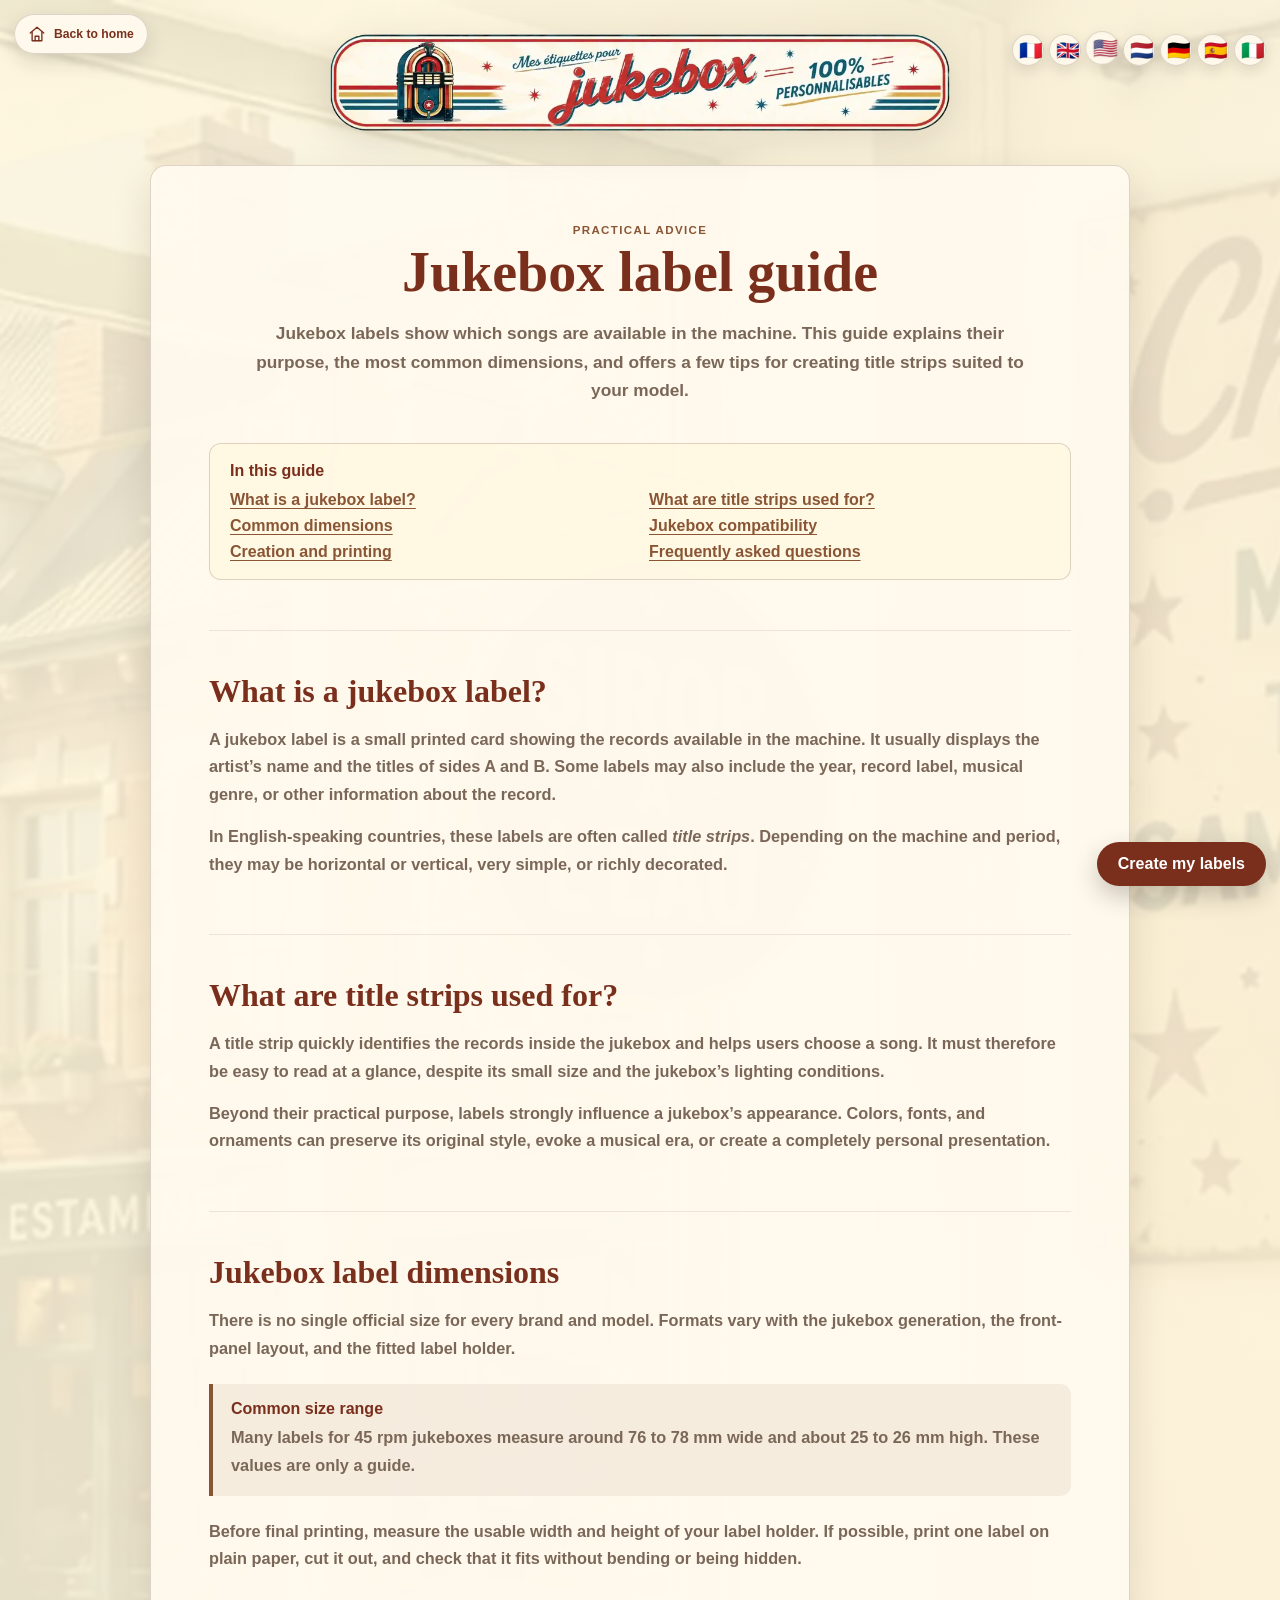
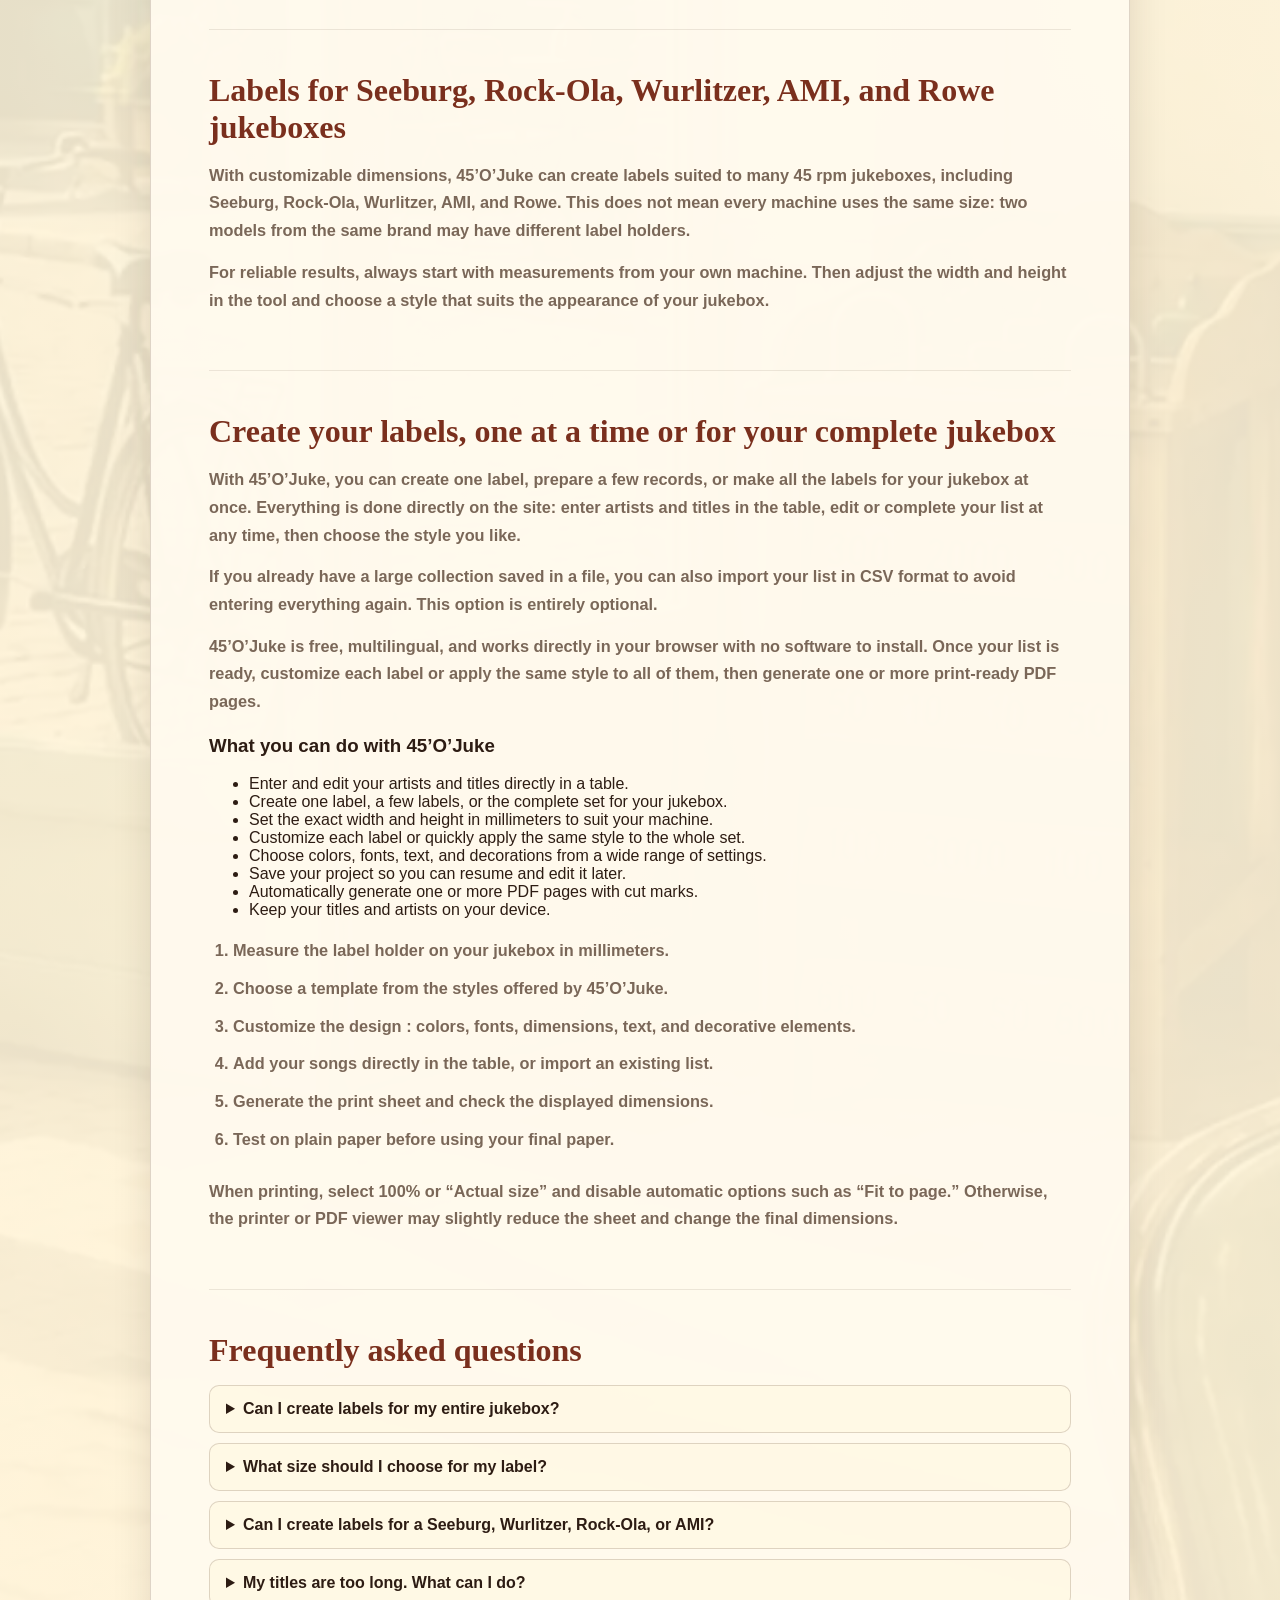
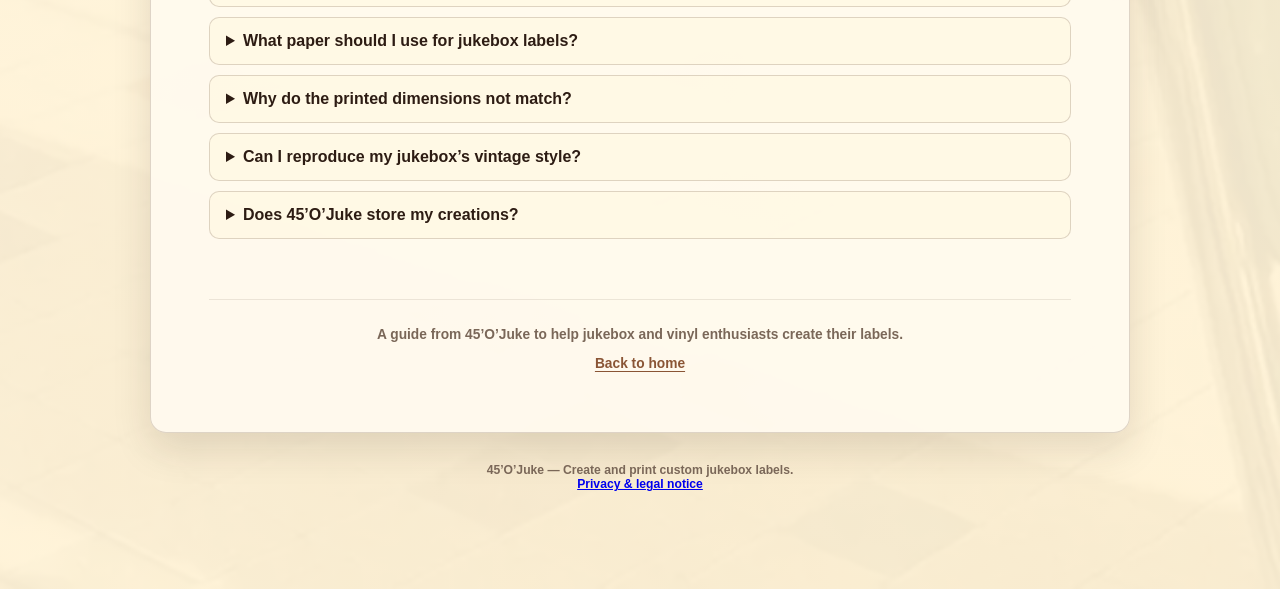
<file: guide-etiquettes-jukebox.html>
<!doctype html>
<html lang="fr">
  <head>
    <meta charset="UTF-8" />
    <meta name="viewport" content="width=device-width, initial-scale=1.0" />
    <meta name="robots" content="index, follow" />
    <meta name="description" content="Créez gratuitement vos étiquettes de jukebox, à l’unité ou pour votre jukebox complet. Saisissez vos titres sur le site, personnalisez-les et imprimez-les en PDF." />
    <meta name="author" content="Arnaud" />
    <meta name="theme-color" content="#f4efe5" />
    <link rel="canonical" href="https://45ojuke.fr/guide-etiquettes-jukebox.html" />
    <meta property="og:type" content="article" />
    <meta property="og:locale" content="fr_FR" />
    <meta property="og:url" content="https://45ojuke.fr/guide-etiquettes-jukebox.html" />
    <meta property="og:site_name" content="45'O'Juke" />
    <meta property="og:title" content="Guide des étiquettes de jukebox - 45’O’Juke" />
    <meta property="og:description" content="Créez gratuitement vos étiquettes de jukebox, à l’unité ou pour votre jukebox complet. Saisissez vos titres sur le site, personnalisez-les et imprimez-les en PDF." />
    <meta property="og:image" content="https://45ojuke.fr/Images/logo45.jpg" />
    <title>Guide des étiquettes de jukebox - 45’O’Juke</title>
    <link rel="icon" href="/favicon.ico" sizes="any" />
    <link rel="icon" type="image/png" sizes="48x48" href="/favicon-48x48.png" />
    <link rel="apple-touch-icon" href="/Images/icons/apple-touch-icon.png" />
    <link rel="stylesheet" href="./style.css" />
  </head>
  <body class="page-guide">
    <a class="guide-retour-fixe" href="./index.html" aria-label="Retour à l’accueil">
      <svg viewBox="0 0 24 24" aria-hidden="true" focusable="false">
        <path d="M3 10.6 12 3l9 7.6" />
        <path d="M5.5 9.3V21h13V9.3" />
        <path d="M9.5 21v-6h5v6" />
      </svg>
      <span>Retour à l’accueil</span>
    </a>

    <header class="guide-entete">
      <a class="guide-entete__logo" href="./index.html" aria-label="Retour à l’accueil de 45’O’Juke">
        <img src="./Images/titre.webp" alt="45’O’Juke - Étiquettes jukebox personnalisables" width="2070" height="325" decoding="async" fetchpriority="high" />
      </a>
      <div class="guide-langues" aria-label="Choix de la langue">
        <button class="drapeau actif" type="button" data-lang="fr" title="Français" aria-label="Français">🇫🇷</button>
        <button class="drapeau" type="button" data-lang="en" title="English" aria-label="English">🇬🇧</button>
        <button class="drapeau" type="button" data-lang="us" title="American English" aria-label="American English">🇺🇸</button>
        <button class="drapeau" type="button" data-lang="nl" title="Nederlands" aria-label="Nederlands">🇳🇱</button>
        <button class="drapeau" type="button" data-lang="de" title="Deutsch" aria-label="Deutsch">🇩🇪</button>
        <button class="drapeau" type="button" data-lang="es" title="Español" aria-label="Español">🇪🇸</button>
        <button class="drapeau" type="button" data-lang="it" title="Italiano" aria-label="Italiano">🇮🇹</button>
      </div>
    </header>

    <main class="guide-conteneur">
      <article class="guide-article">
        <header class="guide-introduction">
          <p class="guide-introduction__surtitre">Conseils pratiques</p>
          <h1>Guide des étiquettes de jukebox</h1>
          <p class="guide-introduction__texte">Les étiquettes de jukebox indiquent les morceaux disponibles dans la machine. Ce guide présente leur rôle, les dimensions les plus courantes et quelques conseils pour créer des title strips adaptés à votre modèle.</p>
        </header>

        <nav class="guide-sommaire" aria-label="Sommaire du guide">
          <strong>Dans ce guide</strong>
          <a href="#definition">Qu’est-ce qu’une étiquette de jukebox ?</a>
          <a href="#utilite">À quoi servent les title strips ?</a>
          <a href="#dimensions">Dimensions courantes</a>
          <a href="#compatibilite">Compatibilité avec les jukebox</a>
          <a href="#creation">Création et impression</a>
          <a href="#questions">Questions fréquentes</a>
        </nav>

        <section id="definition">
          <h2>Qu’est-ce qu’une étiquette de jukebox ?</h2>
          <p>Une étiquette de jukebox est une petite fiche imprimée qui indique les morceaux disponibles dans la machine. Elle présente généralement le nom de l’artiste, le titre de la face A et celui de la face B. Certaines étiquettes peuvent aussi comporter l’année, le label, le style musical ou d’autres informations liées au disque.</p>
          <p>Dans le monde anglophone, ces étiquettes sont souvent appelées <em>title strips</em>. Selon les machines et les époques, elles peuvent être horizontales ou verticales, très sobres ou au contraire richement décorées.</p>
        </section>

        <section id="utilite">
          <h2>À quoi servent les title strips ?</h2>
          <p>Le title strip permet d’identifier rapidement les disques présents dans le jukebox et de choisir le morceau à écouter. Il doit donc rester facile à lire au premier coup d’œil, malgré son petit format et les conditions d’éclairage du jukebox.</p>
          <p>Au-delà de cette fonction pratique, les étiquettes participent fortement à l’esthétique du jukebox. Le choix des couleurs, des polices et des ornements peut respecter son style d’origine, évoquer une époque musicale ou créer une présentation entièrement personnelle.</p>
        </section>

        <section id="dimensions">
          <h2>Dimensions des étiquettes de jukebox</h2>
          <p>Il n’existe pas une dimension officielle unique valable pour toutes les marques et tous les modèles. Les formats varient selon la génération du jukebox, la disposition de la façade et le porte-étiquette installé.</p>
          <aside class="guide-conseil">
            <strong>Ordre de grandeur courant</strong>
            <p>De nombreuses étiquettes destinées aux jukebox à 45 tours se situent autour de <strong>76 à 78 mm de largeur</strong> pour environ <strong>25 à 26 mm de hauteur</strong>. Ces valeurs restent indicatives.</p>
          </aside>
          <p>Avant l’impression définitive, mesurez directement la largeur et la hauteur utiles de votre porte-étiquette. Si possible, imprimez d’abord une seule étiquette sur du papier ordinaire, découpez-la et vérifiez qu’elle s’insère correctement sans être pliée ni masquée.</p>
        </section>

        <section id="compatibilite">
          <h2>Étiquettes pour jukebox Seeburg, Rock-Ola, Wurlitzer, AMI et Rowe</h2>
          <p>Grâce à ses dimensions personnalisables, 45’O’Juke permet de créer des étiquettes adaptées à de nombreux jukebox à 45 tours, notamment Seeburg, Rock-Ola, Wurlitzer, AMI et Rowe. Cela ne garantit pas un format identique pour tous les appareils : deux modèles d’une même marque peuvent utiliser des porte-étiquettes différents.</p>
          <p>Pour obtenir un résultat fiable, partez toujours des mesures de votre propre machine. Vous pourrez ensuite ajuster la largeur et la hauteur dans l’outil, puis choisir un style adapté à la présentation de votre jukebox.</p>
        </section>

        <section id="creation">
          <h2>Créer vos étiquettes, à l’unité ou pour votre jukebox complet</h2>
          <p>Avec 45’O’Juke, vous pouvez créer une seule étiquette, préparer quelques disques ou réaliser en une seule fois toutes les étiquettes de votre jukebox. Tout se fait directement sur le site : saisissez les artistes et les titres dans le tableau, corrigez ou complétez votre liste à tout moment, puis choisissez le style qui vous plaît.</p>
          <p>Si vous possédez déjà une grande collection enregistrée dans un fichier, vous pouvez également importer votre liste au format CSV pour éviter de tout ressaisir. Cette option reste facultative.</p>
          <p>45’O’Juke est gratuit, multilingue et fonctionne directement dans votre navigateur, sans logiciel à installer. Une fois votre liste prête, personnalisez chaque étiquette ou appliquez un même style à l’ensemble, puis générez une ou plusieurs pages PDF prêtes à imprimer.</p>
          <h3>Ce que vous pouvez faire avec 45’O’Juke</h3>
          <ul>
            <li>Saisir et modifier vos artistes et vos titres directement dans un tableau.</li>
            <li>Créer une seule étiquette, quelques étiquettes ou toute la série de votre jukebox.</li>
            <li>Régler précisément la largeur et la hauteur en millimètres pour les adapter à votre machine.</li>
            <li>Personnaliser chaque étiquette ou appliquer rapidement le même style à toute la série.</li>
            <li>Choisir les couleurs, les polices, les textes et les décors parmi de nombreux réglages.</li>
            <li>Enregistrer votre projet pour le reprendre et le modifier plus tard.</li>
            <li>Générer automatiquement une ou plusieurs pages PDF avec des repères de découpe.</li>
            <li>Conserver vos titres et vos artistes sur votre appareil.</li>
          </ul>
          <ol class="guide-etapes">
            <li><strong>Mesurez le porte-étiquette</strong> de votre jukebox en millimètres.</li>
            <li><strong>Choisissez un modèle</strong> parmi les styles proposés par 45’O’Juke.</li>
            <li><strong>Personnalisez le rendu</strong> : couleurs, polices, dimensions, textes et éléments décoratifs.</li>
            <li><strong>Ajoutez vos morceaux</strong> directement dans le tableau, ou importez une liste existante.</li>
            <li><strong>Générez la planche d’impression</strong> et contrôlez les dimensions indiquées.</li>
            <li><strong>Faites un essai sur papier ordinaire</strong> avant d’utiliser votre papier définitif.</li>
          </ol>
          <p>Lors de l’impression, choisissez une échelle de 100 % ou « taille réelle » et désactivez les options automatiques comme « Ajuster à la page ». Une imprimante ou un lecteur PDF peut sinon réduire légèrement la planche et modifier les dimensions finales.</p>
          <a class="guide-action" href="./index.html">Créer mes étiquettes</a>
        </section>

        <section id="questions">
          <h2>Questions fréquentes</h2>
          <div class="guide-faq">
            <details>
              <summary>Puis-je créer les étiquettes de tout mon jukebox ?</summary>
              <p>Oui. Vous pouvez saisir toute votre liste directement dans le tableau de 45’O’Juke, puis la corriger et la compléter à tout moment. Une liste déjà préparée peut également être importée. Vous pouvez ensuite personnaliser les étiquettes et générer une ou plusieurs pages PDF.</p>
            </details>
            <details>
              <summary>Quelle taille choisir pour mon étiquette ?</summary>
              <p>Mesurez l’intérieur du porte-étiquette de votre jukebox. Les formats proches de 76 à 78 × 25 à 26 mm sont courants sur les machines à 45 tours, mais chaque modèle peut être différent.</p>
            </details>
            <details>
              <summary>Puis-je créer des étiquettes pour un Seeburg, Wurlitzer, Rock-Ola ou AMI ?</summary>
              <p>Oui. Grâce aux dimensions personnalisables, vous pouvez préparer des étiquettes adaptées à de nombreux jukebox Seeburg, Wurlitzer, Rock-Ola, AMI ou Rowe. Les formats varient selon les modèles : mesurez toujours votre porte-étiquette avant l’impression.</p>
            </details>
            <details>
              <summary>Mes titres sont trop longs, que faire ?</summary>
              <p>Réduisez légèrement la taille de la police, choisissez une police plus étroite ou raccourcissez le titre comme sur les anciennes étiquettes de jukebox. Faites un aperçu avant d’imprimer la planche.</p>
            </details>
            <details>
              <summary>Quel papier utiliser pour mes étiquettes de jukebox ?</summary>
              <p>Un papier blanc ou ivoire rappelle les title strips anciens et reste bien lisible derrière la vitre. Choisissez un grammage compatible avec votre imprimante et assez souple pour le porte-étiquette.</p>
            </details>
            <details>
              <summary>Pourquoi les dimensions imprimées ne correspondent-elles pas ?</summary>
              <p>Vérifiez que l’impression est réglée sur 100 % ou « taille réelle » et que l’option « Ajuster à la page » est désactivée. Mesurez une étiquette test avant d’imprimer toute la série.</p>
            </details>
            <details>
              <summary>Puis-je reproduire le style vintage de mon jukebox ?</summary>
              <p>Oui. Les couleurs, polices et décors peuvent être adaptés à l’époque de votre jukebox, à son habillage ou à votre collection de vinyles, sans imposer un style unique.</p>
            </details>
            <details>
              <summary>45’O’Juke conserve-t-il mes créations ?</summary>
              <p>Vos titres, artistes et réglages restent sur votre appareil. L’export de style enregistre uniquement l’apparence de l’étiquette : il ne contient ni vos morceaux ni l’ensemble du projet. Pour tout reprendre plus tard, téléchargez une sauvegarde complète, qui réunit dans un fichier vos données, vos étiquettes et leurs réglages. Ensuite, utilisez le bouton « Importer » : 45’O’Juke reconnaît automatiquement le type de fichier. La dernière configuration peut aussi être conservée localement par le navigateur et proposée à la restauration sur la page d’accueil.</p>
            </details>
          </div>
        </section>

        <footer class="guide-signature">
          <p>Guide proposé par 45’O’Juke pour accompagner les passionnés de jukebox et de vinyles dans la création de leurs étiquettes.</p>
          <a href="./index.html">Retour à l’accueil</a>
        </footer>
      </article>
    </main>

    <footer class="guide-pied">
      <p>45’O’Juke — Créez et imprimez vos étiquettes de jukebox personnalisées.</p>
      <a href="./index.html?informations-legales=1">Confidentialité &amp; mentions légales</a>
    </footer>
    <script type="module" src="./guide.js"></script>
  </body>
</html>
</file>
<file: polices-locales.css>
@font-face{font-family:"Special Elite";src:url("./Polices/Font-Special-Elite-normal-400.woff2") format("woff2");font-style:normal;font-weight:400;font-display:swap}
@font-face{font-family:"Courier Prime";src:url("./Polices/Font-Courier-Prime-normal-400.woff2") format("woff2");font-style:normal;font-weight:400;font-display:swap}
@font-face{font-family:"Courier Prime";src:url("./Polices/Font-Courier-Prime-normal-700.woff2") format("woff2");font-style:normal;font-weight:700;font-display:swap}
@font-face{font-family:"Courier Prime";src:url("./Polices/Font-Courier-Prime-italic-400.woff2") format("woff2");font-style:italic;font-weight:400;font-display:swap}
@font-face{font-family:"Courier Prime";src:url("./Polices/Font-Courier-Prime-italic-700.woff2") format("woff2");font-style:italic;font-weight:700;font-display:swap}
@font-face{font-family:"Libre Baskerville";src:url("./Polices/Font-Libre-Baskerville-normal-400.woff2") format("woff2");font-style:normal;font-weight:400;font-display:swap}
@font-face{font-family:"Libre Baskerville";src:url("./Polices/Font-Libre-Baskerville-normal-700.woff2") format("woff2");font-style:normal;font-weight:700;font-display:swap}
@font-face{font-family:"Libre Baskerville";src:url("./Polices/Font-Libre-Baskerville-italic-400.woff2") format("woff2");font-style:italic;font-weight:400;font-display:swap}
@font-face{font-family:"Roboto Slab";src:url("./Polices/Font-Roboto-Slab-normal-400.woff2") format("woff2");font-style:normal;font-weight:400;font-display:swap}
@font-face{font-family:"Roboto Slab";src:url("./Polices/Font-Roboto-Slab-normal-700.woff2") format("woff2");font-style:normal;font-weight:700;font-display:swap}
@font-face{font-family:"IBM Plex Mono";src:url("./Polices/Font-IBM-Plex-Mono-normal-400.woff2") format("woff2");font-style:normal;font-weight:400;font-display:swap}
@font-face{font-family:"IBM Plex Mono";src:url("./Polices/Font-IBM-Plex-Mono-normal-700.woff2") format("woff2");font-style:normal;font-weight:700;font-display:swap}
@font-face{font-family:"Limelight";src:url("./Polices/Font-Limelight-normal-400.woff2") format("woff2");font-style:normal;font-weight:400;font-display:swap}
@font-face{font-family:"Rye";src:url("./Polices/Font-Rye-normal-400.woff2") format("woff2");font-style:normal;font-weight:400;font-display:swap}
@font-face{font-family:"Josefin Sans";src:url("./Polices/Font-Josefin-Sans-normal-400.woff2") format("woff2");font-style:normal;font-weight:400;font-display:swap}
@font-face{font-family:"Josefin Sans";src:url("./Polices/Font-Josefin-Sans-normal-700.woff2") format("woff2");font-style:normal;font-weight:700;font-display:swap}
@font-face{font-family:"Josefin Sans";src:url("./Polices/Font-Josefin-Sans-italic-400.woff2") format("woff2");font-style:italic;font-weight:400;font-display:swap}
@font-face{font-family:"Josefin Sans";src:url("./Polices/Font-Josefin-Sans-italic-700.woff2") format("woff2");font-style:italic;font-weight:700;font-display:swap}
@font-face{font-family:"Bodoni Moda";src:url("./Polices/Font-Bodoni-Moda-normal-400.woff2") format("woff2");font-style:normal;font-weight:400;font-display:swap}
@font-face{font-family:"Bodoni Moda";src:url("./Polices/Font-Bodoni-Moda-normal-500.woff2") format("woff2");font-style:normal;font-weight:500;font-display:swap}
@font-face{font-family:"Bodoni Moda";src:url("./Polices/Font-Bodoni-Moda-italic-400.woff2") format("woff2");font-style:italic;font-weight:400;font-display:swap}
@font-face{font-family:"Bodoni Moda";src:url("./Polices/Font-Bodoni-Moda-italic-500.woff2") format("woff2");font-style:italic;font-weight:500;font-display:swap}
@font-face{font-family:"Source Sans 3";src:url("./Polices/Font-Source-Sans-3-normal-400.woff2") format("woff2");font-style:normal;font-weight:400;font-display:swap}
@font-face{font-family:"Source Sans 3";src:url("./Polices/Font-Source-Sans-3-normal-700.woff2") format("woff2");font-style:normal;font-weight:700;font-display:swap}
@font-face{font-family:"Source Sans 3";src:url("./Polices/Font-Source-Sans-3-italic-400.woff2") format("woff2");font-style:italic;font-weight:400;font-display:swap}
@font-face{font-family:"Source Sans 3";src:url("./Polices/Font-Source-Sans-3-italic-700.woff2") format("woff2");font-style:italic;font-weight:700;font-display:swap}
@font-face{font-family:"Lekton";src:url("./Polices/Font-Lekton-normal-400.woff2") format("woff2");font-style:normal;font-weight:400;font-display:swap}
@font-face{font-family:"Lekton";src:url("./Polices/Font-Lekton-normal-700.woff2") format("woff2");font-style:normal;font-weight:700;font-display:swap}
@font-face{font-family:"Lekton";src:url("./Polices/Font-Lekton-italic-400.woff2") format("woff2");font-style:italic;font-weight:400;font-display:swap}
@font-face{font-family:"Xanh Mono";src:url("./Polices/Font-Xanh-Mono-normal-400.woff2") format("woff2");font-style:normal;font-weight:400;font-display:swap}
@font-face{font-family:"Xanh Mono";src:url("./Polices/Font-Xanh-Mono-italic-400.woff2") format("woff2");font-style:italic;font-weight:400;font-display:swap}
@font-face{font-family:"45OJuke Dactylo usee";src:url("./Polices/Font-Special-Elite-normal-400.woff2") format("woff2");font-style:normal;font-weight:400;font-display:swap}
@font-face{font-family:"45OJuke Journal efface";src:url("./Polices/Font-Courier-Prime-normal-400.woff2") format("woff2");font-style:normal;font-weight:400;font-display:swap}
@font-face{font-family:"45OJuke Imprimerie usee";src:url("./Polices/Font-Roboto-Slab-normal-400.woff2") format("woff2");font-style:normal;font-weight:400;font-display:swap}
@font-face{font-family:"45OJuke Ancienne machine noire";src:url("./Polices/Font-Special-Elite-normal-400.woff2") format("woff2");font-style:normal;font-weight:400;font-display:swap}
@font-face{font-family:"45OJuke Machine veteran";src:url("./Polices/Font-Courier-Prime-normal-400.woff2") format("woff2");font-style:normal;font-weight:400;font-display:swap}
@font-face{font-family:"45OJuke Smith 5 usee";src:url("./Polices/Font-Roboto-Slab-normal-400.woff2") format("woff2");font-style:normal;font-weight:400;font-display:swap}
@font-face{font-family:"45OJuke Machine fantome";src:url("./Polices/Font-Courier-Prime-normal-400.woff2") format("woff2");font-style:normal;font-weight:400;font-display:swap}
@font-face{font-family:"45OJuke Tampon machine";src:url("./Polices/Font-Special-Elite-normal-400.woff2") format("woff2");font-style:normal;font-weight:400;font-display:swap}
@font-face{font-family:"Orbitron";src:url("./Polices/Font-Orbitron-normal-400.woff2") format("woff2");font-style:normal;font-weight:400;font-display:swap}
@font-face{font-family:"Orbitron";src:url("./Polices/Font-Orbitron-normal-700.woff2") format("woff2");font-style:normal;font-weight:700;font-display:swap}
@font-face{font-family:"Bungee";src:url("./Polices/Font-Bungee-normal-400.woff2") format("woff2");font-style:normal;font-weight:400;font-display:swap}
@font-face{font-family:"Black Ops One";src:url("./Polices/Font-Black-Ops-One-normal-400.ttf") format("truetype");font-style:normal;font-weight:400;font-display:swap}
@font-face{font-family:"Bangers";src:url("./Polices/Font-Bangers-normal-400.ttf") format("truetype");font-style:normal;font-weight:400;font-display:swap}
@font-face{font-family:"Press Start 2P";src:url("./Polices/Font-Press-Start-2P-normal-400.ttf") format("truetype");font-style:normal;font-weight:400;font-display:swap}
@font-face{font-family:"Permanent Marker";src:url("./Polices/Font-Permanent-Marker-normal-400.woff2") format("woff2");font-style:normal;font-weight:400;font-display:swap}
@font-face{font-family:"Modak";src:url("./Polices/Font-Modak-normal-400.ttf") format("truetype");font-style:normal;font-weight:400;font-display:swap}
@font-face{font-family:"Alfa Slab One";src:url("./Polices/Font-Alfa-Slab-One-normal-400.ttf") format("truetype");font-style:normal;font-weight:400;font-display:swap}
@font-face{font-family:"Pirata One";src:url("./Polices/Font-Pirata-One-normal-400.ttf") format("truetype");font-style:normal;font-weight:400;font-display:swap}
@font-face{font-family:"Monoton";src:url("./Polices/Font-Monoton-normal-400.ttf") format("truetype");font-style:normal;font-weight:400;font-display:swap}
@font-face{font-family:"Eczar";src:url("./Polices/Font-Eczar-variable.ttf") format("truetype");font-style:normal;font-weight:100 900;font-display:swap}
@font-face{font-family:"Fredericka the Great";src:url("./Polices/Font-Fredericka-The-Great-normal-400.ttf") format("truetype");font-style:normal;font-weight:400;font-display:swap}
@font-face{font-family:"Bree Serif";src:url("./Polices/Font-Bree-Serif-normal-400.ttf") format("truetype");font-style:normal;font-weight:400;font-display:swap}
@font-face{font-family:"Poiret One";src:url("./Polices/Font-Poiret-One-normal-400.ttf") format("truetype");font-style:normal;font-weight:400;font-display:swap}
@font-face{font-family:"Syncopate";src:url("./Polices/Font-Syncopate-normal-400.ttf") format("truetype");font-style:normal;font-weight:400;font-display:swap}
@font-face{font-family:"Saira Condensed";src:url("./Polices/Font-Saira-Condensed-normal-400.ttf") format("truetype");font-style:normal;font-weight:400;font-display:swap}
@font-face{font-family:"Lexend";src:url("./Polices/Font-Lexend-variable.ttf") format("truetype");font-style:normal;font-weight:100 900;font-display:swap}
@font-face{font-family:"Abril Fatface";src:url("./Polices/Font-Abril-Fatface-normal-400.ttf") format("truetype");font-style:normal;font-weight:400;font-display:swap}
@font-face{font-family:"Faster One";src:url("./Polices/Font-Faster-One-normal-400.ttf") format("truetype");font-style:normal;font-weight:400;font-display:swap}
@font-face{font-family:"Audiowide";src:url("./Polices/Font-Audiowide-normal-400.ttf") format("truetype");font-style:normal;font-weight:400;font-display:swap}
@font-face{font-family:"Share Tech Mono";src:url("./Polices/Font-Share-Tech-Mono-normal-400.ttf") format("truetype");font-style:normal;font-weight:400;font-display:swap}
@font-face{font-family:"Bruno Ace SC";src:url("./Polices/Font-Bruno-Ace-SC-normal-400.ttf") format("truetype");font-style:normal;font-weight:400;font-display:swap}
@font-face{font-family:"Ewert";src:url("./Polices/Font-Ewert-normal-400.ttf") format("truetype");font-style:normal;font-weight:400;font-display:swap}
@font-face{font-family:"Rubik Glitch";src:url("./Polices/Font-Rubik-Glitch-normal-400.ttf") format("truetype");font-style:normal;font-weight:400;font-display:swap}
@font-face{font-family:"Foldit";src:url("./Polices/Font-Foldit-variable.ttf") format("truetype");font-style:normal;font-weight:100 900;font-display:swap}
@font-face{font-family:"Coiny";src:url("./Polices/Font-Coiny-normal-400.ttf") format("truetype");font-style:normal;font-weight:400;font-display:swap}
@font-face{font-family:"DynaPuff";src:url("./Polices/Font-DynaPuff-variable.ttf") format("truetype");font-style:normal;font-weight:100 900;font-display:swap}
@font-face{font-family:"Rubik Bubbles";src:url("./Polices/Font-Rubik-Bubbles-normal-400.ttf") format("truetype");font-style:normal;font-weight:400;font-display:swap}
@font-face{font-family:"Sniglet";src:url("./Polices/Font-Sniglet-normal-400.ttf") format("truetype");font-style:normal;font-weight:400;font-display:swap}
@font-face{font-family:"Ephesis";src:url("./Polices/Font-Ephesis-normal-400.ttf") format("truetype");font-style:normal;font-weight:400;font-display:swap}
@font-face{font-family:"Rock Salt";src:url("./Polices/Font-Rock-Salt-normal-400.ttf") format("truetype");font-style:normal;font-weight:400;font-display:swap}
@font-face{font-family:"Homemade Apple";src:url("./Polices/Font-Homemade-Apple-normal-400.ttf") format("truetype");font-style:normal;font-weight:400;font-display:swap}
@font-face{font-family:"Pacifico";src:url("./Polices/Font-Pacifico-normal-400.ttf") format("truetype");font-style:normal;font-weight:400;font-display:swap}
@font-face{font-family:"Creepster";src:url("./Polices/Font-Creepster-normal-400.ttf") format("truetype");font-style:normal;font-weight:400;font-display:swap}
@font-face{font-family:"Codystar";src:url("./Polices/Font-Codystar-normal-400.ttf") format("truetype");font-style:normal;font-weight:400;font-display:swap}
@font-face{font-family:"Snowburst One";src:url("./Polices/Font-Snowburst-One-normal-400.ttf") format("truetype");font-style:normal;font-weight:400;font-display:swap}
@font-face{font-family:"Emilys Candy";src:url("./Polices/Font-Emilys-Candy-normal-400.ttf") format("truetype");font-style:normal;font-weight:400;font-display:swap}
@font-face{font-family:"Hanalei Fill";src:url("./Polices/Font-Hanalei-Fill-normal-400.ttf") format("truetype");font-style:normal;font-weight:400;font-display:swap}
</file>
<file: style.css>
:root{--fond:#fff3d8;--surface:#fff7df;--panneau:rgba(255,247,223,0.92);--controle:rgba(255,250,238,0.76);--controle-fonce:rgba(255,250,238,0.94);--texte:#2d1c13;--texte-doux:#7a6758;--accent:#8a5535;--accent-2:#7a2f1d;--logo-creme:#f2daae;--logo-noir:#070705;--bordure:rgba(74,43,24,0.18);--bordure-legere:rgba(74,43,24,0.1);--ombre:0 16px 38px rgba(50,28,15,0.13);--safe-top:env(safe-area-inset-top,0);--safe-right:env(safe-area-inset-right,0);--safe-bottom:env(safe-area-inset-bottom,0);--safe-left:env(safe-area-inset-left,0)}
*{box-sizing:border-box}
[hidden]{display:none!important}
.visuellement-cache{position:absolute;width:1px;height:1px;overflow:hidden;clip-path:inset(50%);white-space:nowrap}
body{margin:0;min-height:100vh;min-height:100dvh;overflow-x:clip;background:linear-gradient(rgba(255,247,223,0.86),rgba(255,243,216,0.9)),var(--fond);color:var(--texte);font-family:Inter,"Helvetica Neue",Arial,sans-serif;overscroll-behavior-x:none;-webkit-tap-highlight-color:transparent}
body.is-range-dragging{user-select:none;-webkit-user-select:none;overscroll-behavior:none}
body.is-intro-active{overflow:hidden;background:#fff3d8}
body.is-intro-active>.page,body.is-intro-active>.pied-site{visibility:hidden}
.intro{position:fixed;inset:0;z-index:10;display:flex;align-items:center;justify-content:center;padding:28px;background:#fff3d8;transition:opacity 2.2s ease,visibility 2.2s ease}
.intro-fond{display:none}
.intro::before{content:"";position:absolute;inset:0;background-image:url("Images/fond-45ojuke.webp");background-position:center top;background-repeat:no-repeat;background-size:cover;opacity:0.72;filter:brightness(1.06) contrast(1.03) saturate(1.04);pointer-events:none}
.intro::after{content:"";position:absolute;inset:0;background:radial-gradient(circle at center,rgba(255,248,224,0.04),rgba(255,248,224,0.09) 72%),linear-gradient(rgba(255,247,220,0.05),rgba(255,247,220,0.08));pointer-events:none}
.intro.disparait{opacity:0;visibility:hidden;pointer-events:none}
.contenu-intro{position:relative;z-index:1;width:min(560px,100%);color:#fff7df;text-align:center;animation:arriveeDouce 0.9s ease both}
.bloc-titre{display:inline-block;margin-bottom:18px;padding:12px 24px 11px;border:1px solid rgba(255,247,223,0.52);border-radius:18px;background:rgba(35,18,8,0.42);box-shadow:0 0 34px rgba(255,235,185,0.34),0 12px 36px rgba(0,0,0,0.30);backdrop-filter:blur(11px);-webkit-backdrop-filter:blur(11px)}
.titre-intro{margin:0 0 4px;color:#fff7df;font-size:clamp(23px,2.55vw,38px);line-height:1.08;letter-spacing:1.1px;text-shadow:0 0 9px rgba(255,247,223,0.75),0 3px 12px rgba(0,0,0,0.82);text-transform:uppercase}
.soustitre-intro{margin:0;color:#ffe3aa;font-size:clamp(13px,1.2vw,18px);font-weight:800;letter-spacing:1.5px;text-shadow:0 0 8px rgba(255,247,223,0.62),0 3px 10px rgba(0,0,0,0.72);text-transform:uppercase}
.langues{display:flex;flex-wrap:wrap;justify-content:center;gap:8px;margin-bottom:22px}
.drapeau{width:36px;height:36px;border:1px solid rgba(255,250,238,0.72);border-radius:999px;background:rgba(20,20,20,0.46);color:#fff7df;font-size:22px;font-weight:900;line-height:1;cursor:pointer;box-shadow:0 8px 24px rgba(0,0,0,0.32),0 0 14px rgba(255,235,185,0.16);backdrop-filter:blur(6px);-webkit-backdrop-filter:blur(6px);transition:transform 0.2s ease,background 0.2s ease,border-color 0.2s ease}
.drapeau:hover,.drapeau.actif{transform:translateY(-2px) scale(1.06);border-color:#fff7df;background:rgba(110,42,12,0.78)}
.commencer{padding:15px 38px;border:2px solid rgba(255,255,255,0.92);border-radius:999px;background:rgba(80,30,10,0.78);color:#fff7df;font-size:20px;font-weight:700;letter-spacing:1px;cursor:pointer;box-shadow:0 14px 38px rgba(0,0,0,0.42),0 0 18px rgba(255,235,185,0.18);backdrop-filter:blur(6px);-webkit-backdrop-filter:blur(6px);transition:transform 0.25s ease,background 0.25s ease}
.commencer:hover{transform:scale(1.05);background:rgba(110,42,12,0.86)}
.top-actions{position:fixed;top:18px;right:18px;z-index:30;display:flex;align-items:center;gap:10px}
.top-actions__menu{display:flex;align-items:center;gap:10px}
.menu-mobile-toggle{display:none}
.home-index-link{display:none}
body:not(.is-intro-active) .top-actions{position:relative;inset:auto;justify-self:end;align-self:center;z-index:12}
body:not(.is-intro-active) .home-index-link,body:not(.is-intro-active) .menu-mobile-toggle{width:38px;min-width:38px;height:38px;display:inline-grid;place-items:center;gap:4px;border:1px solid rgba(70,40,20,0.22);border-radius:10px;padding:8px;background:rgba(255,250,238,0.92);color:var(--accent-2);box-shadow:0 8px 18px rgba(37,27,20,0.12);cursor:pointer}
body:not(.is-intro-active) .home-index-link{text-decoration:none}
body:not(.is-intro-active) .home-index-link svg{width:20px;height:20px;fill:none;stroke:currentColor;stroke-width:2;stroke-linecap:round;stroke-linejoin:round}
body:not(.is-intro-active) .menu-mobile-toggle span{width:16px;height:2px;display:block;border-radius:999px;background:currentColor}
body:not(.is-intro-active) .top-actions__menu{position:absolute;top:calc(100% + 7px);right:0;width:180px;display:none;grid-template-columns:1fr;gap:6px;padding:7px;border:1px solid rgba(70,40,20,0.16);border-radius:12px;background:rgba(255,250,238,0.98);box-shadow:0 14px 28px rgba(37,27,20,0.2)}
body:not(.is-intro-active) .top-actions.is-menu-ouvert .top-actions__menu{display:grid}
body:not(.is-intro-active) .top-actions__menu .about-btn,body:not(.is-intro-active) .top-actions__menu .facebook-btn,body:not(.is-intro-active) .top-actions__menu .installer-app-btn,body:not(.is-intro-active) .top-actions__menu .soutien-menu-btn,body:not(.is-intro-active) .top-actions__menu .confidentialite-menu-btn{width:100%;min-height:34px;display:inline-flex;align-items:center;justify-content:flex-start;gap:8px;border:1px solid rgba(70,40,20,0.12);border-radius:9px;padding:7px 10px;background:rgba(255,250,238,0.88);color:var(--accent-2);cursor:pointer;font-size:0.78rem;font-weight:850;text-decoration:none}
body:not(.is-intro-active) .top-actions__menu .facebook-text{display:inline}
.about-btn,.facebook-btn{min-height:38px;display:inline-flex;align-items:center;justify-content:center;gap:8px;border-radius:999px;padding:9px 15px;font-size:14px;font-weight:800;text-decoration:none;cursor:pointer}
.about-btn{border:1px solid rgba(70,40,20,0.24);background:rgba(255,250,238,0.88);color:#3b2415}
.about-icon,.facebook-icon{width:18px;height:18px;display:inline-flex;align-items:center;justify-content:center;border-radius:50%;font-size:12px;font-weight:900}
.about-icon{background:#3b2415;color:#fff7df}
.about-presentation{margin-bottom:18px;padding:clamp(18px,3vw,24px);border:1px solid rgba(74,43,24,0.14);border-radius:14px;background:linear-gradient(145deg,rgba(255,250,238,0.96),rgba(248,232,198,0.58));box-shadow:0 10px 24px rgba(50,28,15,0.08)}
.about-presentation h3{margin:0 0 14px;color:var(--accent-2);font-family:Georgia,"Times New Roman",serif;font-size:clamp(1.15rem,2.5vw,1.35rem);line-height:1.2}
.about-presentation p{margin:0 0 12px;color:var(--texte);font-size:0.96rem;line-height:1.65}
.about-presentation p:last-child{margin-bottom:0}
.about-presentation .about-signature{color:var(--accent);font-size:0.88rem;font-style:italic;font-weight:700;line-height:1.5;text-transform:none}
.about-presentation .about-compatibility{padding-left:12px;border-left:3px solid rgba(138,85,53,0.38);color:#624530;font-weight:700}
.facebook-btn{border:0;background:#1877f2;color:#fff}
.soutien-menu-btn,.confidentialite-menu-btn{display:none}
.installer-app-btn{min-height:32px;border:1px solid rgba(74,43,24,0.16);border-radius:999px;padding:6px 12px;background:var(--accent-2);color:#fff;cursor:pointer;font-size:0.72rem;font-weight:900}
.facebook-icon{background:#fff;color:#1877f2}
.about-modal{position:fixed;inset:0;z-index:40;display:none;align-items:center;justify-content:center;width:100vw;max-width:none;height:100vh;max-height:none;margin:0;padding:22px;border:0;background:transparent;color:inherit}
.about-modal::backdrop{background:rgba(40,24,14,0.46);backdrop-filter:blur(5px);-webkit-backdrop-filter:blur(5px)}
.about-modal[open]{display:flex}
.about-box{width:min(760px,100%);max-height:calc(100vh - 44px);overflow:hidden;border:1px solid rgba(255,247,223,0.64);border-radius:20px;background:#fffaf0;color:#3b2415;box-shadow:0 20px 70px rgba(0,0,0,0.38),0 0 28px rgba(255,235,185,0.22)}
.about-header{display:flex;align-items:center;justify-content:space-between;gap:12px;padding:16px 18px 15px;border-bottom:1px solid rgba(90,50,20,0.14);background:linear-gradient(135deg,#f3c97d,#fff0c8)}
.about-header h2{margin:0;color:#3b2415;font-size:22px;line-height:1.1}
.close-about{flex:0 0 auto;width:34px;height:34px;border:0;border-radius:50%;background:rgba(255,255,255,0.78);color:#3b2415;font-size:24px;line-height:1;cursor:pointer}
.about-content{max-height:calc(100vh - 130px);overflow-y:auto;padding:18px}
.about-content h3{margin:0 0 10px;color:#3b2415;font-size:16px}
.about-content h4{margin:0 0 8px;color:#3b2415;font-size:14px}
.about-content p{margin:0 0 10px;color:#4b3020;font-size:14px;line-height:1.48}
.about-signature{margin-bottom:16px!important;color:#7a563a!important;font-size:13px!important;font-weight:800;text-transform:uppercase;letter-spacing:0}
.about-actions{display:grid;grid-template-columns:repeat(2,minmax(0,1fr));gap:10px;margin:14px 0 18px}
.about-action{display:inline-flex;align-items:center;justify-content:center;min-height:42px;border-radius:12px;padding:10px 14px;color:#fff;font-weight:800;font-size:14px;text-decoration:none}
.about-action--facebook{background:#1877f2}
.about-action--email{background:#5b3723}
.about-license{padding:14px;border:1px solid rgba(90,50,20,0.12);border-radius:16px;background:rgba(255,255,255,0.58)}
.about-license p{color:#624530;font-size:13px}
.about-license p:last-of-type{margin-bottom:12px}
.about-license-link{min-height:34px;border:1px solid rgba(90,50,20,0.2);border-radius:999px;padding:7px 13px;background:rgba(255,250,240,0.82);color:var(--accent-2);cursor:pointer;font-size:12px;font-weight:800;transition:border-color 0.2s ease,background 0.2s ease}
.about-license-link:hover,.about-license-link:focus-visible{border-color:rgba(122,47,29,0.42);background:#fffaf0}
.licence-modal .about-box{width:min(720px,100%)}
.licence-complete-content{color:#624530}
.licence-complete-content ul{margin:0 0 14px;padding-left:18px;color:#624530;font-size:14px;line-height:1.55}
.licence-complete-content li{margin:0 0 6px}
@keyframes arriveeDouce{from{opacity:0;transform:translateY(16px)}
to{opacity:1;transform:translateY(0)}
}
html{overflow-x:hidden;scroll-behavior:smooth}
button,input,select{font:inherit}
button,input,select,label{touch-action:manipulation}
.page{width:100%;margin:0 auto;padding:0 clamp(12px,1.5vw,24px) clamp(8px,1vw,16px)}
.hero-site{min-height:auto;display:grid;align-items:center;justify-items:center;padding:clamp(8px,1vw,12px) 0}
.hero-site__contenu{width:100%;display:grid;align-items:center;justify-items:center;gap:0;text-align:center}
body:not(.is-intro-active) .hero-site__contenu{grid-template-columns:minmax(0,1fr) auto;gap:12px}
.hero-site__logo{width:min(620px,100%);height:auto;display:block;filter:drop-shadow(0 10px 20px rgba(37,27,20,0.12))}
.hero-site h1{margin:0;font-family:Baskerville,"Palatino Linotype","Book Antiqua",serif;line-height:0.98}
.hero-site h1{max-width:none;font-size:clamp(1.55rem,2.2vw,2.35rem);white-space:nowrap}
.section-site{scroll-margin-top:96px;padding:0 0 clamp(10px,1.5vw,20px)}
.seo-accueil{width:min(1220px,96%);display:none;margin:clamp(8px,1.4vw,18px) auto clamp(12px,2vw,26px);border:1px solid var(--bordure-legere);border-radius:12px;padding:clamp(20px,3vw,34px);background:rgba(255,247,223,0.58);color:var(--texte-doux)}
body.is-accueil-selection .seo-accueil{display:block}
.seo-accueil__contenu{max-width:880px;margin:0 auto}
.seo-accueil h2{margin:0 0 14px;color:var(--accent-2);font-family:Baskerville,"Palatino Linotype","Book Antiqua",serif;font-size:clamp(1.25rem,2vw,1.75rem);line-height:1.15}
.seo-accueil p{margin:0 0 10px;font-size:clamp(0.86rem,1.2vw,0.96rem);font-weight:600;line-height:1.6}
.seo-accueil__lien{display:inline-block;margin-top:4px;color:var(--accent);font-size:0.82rem;font-weight:800;text-underline-offset:3px}
.seo-accueil__lien:hover,.seo-accueil__lien:focus-visible{color:var(--accent-2)}
.page-guide{min-height:100vh;padding-bottom:72px;background:linear-gradient(rgba(255,247,223,0.88),rgba(255,243,216,0.94)),url("Images/fond-45ojuke.webp") center top / cover no-repeat}
.guide-retour-fixe{position:fixed;top:max(14px,env(safe-area-inset-top,0));left:max(14px,env(safe-area-inset-left,0));z-index:5;min-height:40px;display:inline-flex;align-items:center;gap:8px;border:1px solid var(--bordure);border-radius:999px;padding:8px 13px;background:rgba(255,250,238,0.94);color:var(--accent-2);font-size:0.76rem;font-weight:850;text-decoration:none;box-shadow:0 8px 20px rgba(37,27,20,0.14);backdrop-filter:blur(8px);-webkit-backdrop-filter:blur(8px)}
.guide-retour-fixe svg{width:18px;height:18px;fill:none;stroke:currentColor;stroke-linecap:round;stroke-linejoin:round;stroke-width:1.8}
.guide-retour-fixe:hover,.guide-retour-fixe:focus-visible{border-color:rgba(122,47,29,0.3);background:var(--surface)}
.guide-entete{position:relative;display:flex;justify-content:center;padding:clamp(16px,3vw,34px) 18px 10px}
.guide-langues{position:absolute;top:clamp(16px,3vw,34px);right:max(14px,env(safe-area-inset-right,0));display:flex;flex-wrap:wrap;justify-content:flex-end;gap:5px}
.guide-langues .drapeau{width:32px;height:32px;border-color:var(--bordure);background:rgba(255,250,238,0.9);color:var(--texte);font-size:19px;box-shadow:0 5px 14px rgba(37,27,20,0.12)}
.guide-entete__logo{width:min(620px,88vw);display:block}
.guide-entete__logo img{width:100%;height:auto;display:block;filter:drop-shadow(0 10px 20px rgba(37,27,20,0.12))}
.guide-conteneur{width:min(980px,calc(100% - 28px));margin:0 auto;padding:clamp(12px,2vw,24px) 0 30px}
.guide-article{border:1px solid var(--bordure);border-radius:16px;padding:clamp(24px,5vw,58px);background:rgba(255,250,238,0.94);box-shadow:var(--ombre)}
.guide-introduction{max-width:790px;margin:0 auto clamp(24px,4vw,38px);text-align:center}
.guide-introduction__surtitre{margin:0 0 8px;color:var(--accent);font-size:0.72rem;font-weight:900;letter-spacing:0.12em;text-transform:uppercase}
.guide-introduction h1{margin:0;color:var(--accent-2);font-family:Baskerville,"Palatino Linotype","Book Antiqua",serif;font-size:clamp(2rem,5vw,3.5rem);line-height:1.02}
.guide-introduction__texte{margin:18px auto 0;color:var(--texte-doux);font-size:clamp(0.96rem,1.7vw,1.08rem);font-weight:600;line-height:1.65}
.guide-sommaire{display:grid;grid-template-columns:repeat(2,minmax(0,1fr));gap:8px 18px;margin-bottom:clamp(30px,5vw,50px);border:1px solid var(--bordure);border-radius:12px;padding:18px 20px;background:rgba(255,247,223,0.72)}
.guide-sommaire strong{grid-column:1 / -1;margin-bottom:3px;color:var(--accent-2)}
.guide-sommaire a,.guide-signature a{color:var(--accent);font-weight:800;text-underline-offset:3px}
.guide-article>section{scroll-margin-top:18px;margin:0 auto;padding:clamp(26px,4vw,42px) 0;border-top:1px solid var(--bordure-legere)}
.guide-article>section h2{margin:0 0 16px;color:var(--accent-2);font-family:Baskerville,"Palatino Linotype","Book Antiqua",serif;font-size:clamp(1.45rem,3vw,2rem);line-height:1.15}
.guide-article>section p,.guide-etapes{color:var(--texte-doux);font-size:clamp(0.94rem,1.5vw,1.02rem);font-weight:600;line-height:1.7}
.guide-article>section p{margin:0 0 14px}
.guide-conseil{margin:22px 0;border-left:4px solid var(--accent);border-radius:0 10px 10px 0;padding:16px 18px;background:rgba(138,85,53,0.08);color:var(--accent-2)}
.guide-conseil p{margin:6px 0 0!important}
.guide-etapes{display:grid;gap:10px;margin:18px 0 24px;padding-left:24px}
.guide-action{position:fixed;right:max(14px,env(safe-area-inset-right,0px));bottom:max(14px,env(safe-area-inset-bottom,0px));z-index:6;min-height:44px;display:inline-flex;align-items:center;justify-content:center;border:1px solid transparent;border-radius:999px;padding:11px 20px;background:var(--accent-2);color:#fff;font-weight:900;text-decoration:none;box-shadow:0 10px 24px rgba(37,27,20,0.24)}
.guide-action:hover,.guide-action:focus-visible{background:var(--accent)}
@media screen and (min-width:1450px){.guide-action{top:50%;bottom:auto;transform:translateY(-50%)}}
.guide-faq{display:grid;gap:10px}
.guide-faq details{border:1px solid var(--bordure);border-radius:10px;background:rgba(255,247,223,0.52)}
.guide-faq summary{padding:14px 16px;color:var(--texte);cursor:pointer;font-weight:850}
.guide-faq details p{margin:0!important;padding:0 16px 16px}
.guide-signature{margin-top:18px;border-top:1px solid var(--bordure-legere);padding-top:24px;color:var(--texte-doux);font-size:0.86rem;font-weight:650;line-height:1.55;text-align:center}
.guide-signature p{margin:0 0 8px}
.guide-pied{padding:0 18px 26px;color:var(--texte-doux);font-size:0.76rem;font-weight:700;text-align:center}
.guide-pied p{margin:0}
@media screen and (max-width:620px){.guide-retour-fixe{top:max(10px,env(safe-area-inset-top,0));left:max(10px,env(safe-area-inset-left,0));width:40px;min-height:40px;justify-content:center;padding:9px}
.guide-retour-fixe span{position:absolute;width:1px;height:1px;overflow:hidden;clip-path:inset(50%);white-space:nowrap}
.guide-entete{padding:58px 12px 8px}
.guide-langues{top:12px;right:10px;left:58px}
.guide-langues .drapeau{width:29px;height:29px;font-size:17px}
.guide-conteneur{width:min(100% - 16px,980px)}
.guide-article{border-radius:12px;padding:24px 19px}
.guide-sommaire{grid-template-columns:1fr;padding:16px}
.guide-sommaire strong{grid-column:1}
.guide-action{left:max(10px,env(safe-area-inset-left,0px));right:max(10px,env(safe-area-inset-right,0px));bottom:max(10px,env(safe-area-inset-bottom,0px));width:auto}
}
.bouton{min-width:0;min-height:36px;display:inline-flex;align-items:center;justify-content:center;border:0;border-radius:10px;padding:8px 12px;background:var(--surface);color:var(--accent);border:1px solid var(--bordure);text-decoration:none;cursor:pointer;box-shadow:none;font-weight:800;text-align:center;white-space:normal;overflow-wrap:anywhere}
.bouton-principal{color:#fff;border-color:transparent;background:var(--accent-2)}
.bouton-secondaire{color:var(--accent-2)}
.bouton:disabled{opacity:0.45;cursor:not-allowed}
.groupe-historique{display:inline-flex;flex:0 0 auto;gap:4px;align-items:center;white-space:nowrap}
.bouton-historique{width:30px;padding:0;padding-inline:0}
.menu-actions-apercu{position:relative;z-index:30;display:inline-flex;flex:0 0 auto}
.menu-actions-apercu__bouton{min-width:42px;padding-inline:12px;font-size:1.05rem;line-height:1}
.menu-actions-apercu__liste{position:absolute;top:calc(100% + 7px);right:0;z-index:40;min-width:min(265px,calc(100vw - 28px));display:grid;gap:4px;border:1px solid rgba(145,26,16,0.24);border-radius:8px;padding:6px;background:rgba(255,250,241,0.98);box-shadow:0 16px 30px rgba(31,21,14,0.18)}
.menu-actions-apercu__liste[hidden]{display:none}
.menu-actions-apercu__liste button{width:100%;border:0;border-radius:7px;padding:9px 10px;background:transparent;color:var(--accent-2);cursor:pointer;font:inherit;font-size:0.82rem;font-weight:880;text-align:left}
.menu-actions-apercu__liste button:hover,.menu-actions-apercu__liste button:focus-visible{background:rgba(145,26,16,0.1);outline:none}
.menu-actions-apercu__liste button.is-confirme{background:rgba(80,116,77,0.14);color:#31522d}
.menu-actions-apercu__liste button:disabled{color:rgba(103,70,50,0.58);cursor:not-allowed}
.menu-actions-apercu__liste button:first-child{border-bottom:1px solid rgba(138,85,53,0.14);border-radius:7px 7px 4px 4px}
.atelier{--hauteur-grille:clamp(420px,56vh,760px);display:grid;grid-template-columns:minmax(310px,430px) minmax(520px,1fr);gap:clamp(14px,1.6vw,24px);align-items:start}
.is-accueil-selection .atelier{grid-template-columns:minmax(0,1fr)}
.is-accueil-selection .controles{display:none}
.panneau{border:1px solid var(--bordure);border-radius:12px;background:var(--panneau);box-shadow:var(--ombre)}
.controles{position:relative;display:block;padding:12px 14px 14px}
@media screen and (min-width:861px){body.is-grille-jukebox-ouverte:not(.is-accueil-selection) .controles{position:sticky;top:12px;z-index:8;max-height:calc(100dvh - 24px);overflow-y:auto;overscroll-behavior:contain}
}
.assistant-reglages{display:grid;gap:5px;padding-bottom:12px}
.assistant-reglages__etape{margin:0;color:var(--accent);font-size:0.66rem;font-weight:950;text-transform:uppercase}
.assistant-reglages__titre{margin:0;color:var(--accent-2);font-size:clamp(1.08rem,2vw,1.45rem);font-weight:950;line-height:1.08}
.assistant-reglages__aide{margin:0;color:var(--texte-doux);font-size:0.74rem;font-weight:760;line-height:1.34}
.assistant-navigation{position:sticky;bottom:0;z-index:5;isolation:isolate;display:grid;grid-template-columns:minmax(0,1fr) minmax(0,1.2fr);gap:10px;margin:12px -14px -14px;border-top:1px solid var(--bordure);padding:12px 14px;background:var(--surface)}
.assistant-navigation .bouton{position:relative;z-index:1;min-height:42px;line-height:1.15;white-space:nowrap;overflow-wrap:normal}
.groupe{padding:12px 0 0}
.onglet-panneau[hidden]{display:none!important}
.grille{display:grid;grid-template-columns:repeat(2,minmax(0,1fr));gap:0 12px;padding-top:10px}
.champ{display:grid;grid-template-columns:minmax(0,1fr);align-items:start;gap:6px;min-width:0;color:var(--texte-doux);padding:7px 0;font-size:0.72rem;font-weight:760;line-height:1.2;overflow-wrap:anywhere}
.aide-option{position:relative;width:18px;min-width:18px;height:18px;min-height:18px;display:inline-grid;place-items:center;margin-left:6px;border:1px solid rgba(122,47,29,0.22);border-radius:50%;padding:0;background:rgba(255,250,238,0.72);color:var(--accent-2);cursor:help;font-size:0.68rem;font-weight:950;line-height:1;vertical-align:middle}
.aide-option.is-active{border-color:rgba(145,26,16,0.42);background:#fff7df;color:var(--accent)}
.aide-bulle{position:fixed;z-index:999;border:1px solid rgba(74,43,24,0.2);border-radius:8px;padding:8px 10px;background:rgba(45,28,19,0.96);color:#fff7df;box-shadow:0 10px 24px rgba(31,21,14,0.22);font-size:0.7rem;font-weight:760;line-height:1.3;overflow-wrap:anywhere;pointer-events:none}
.option-libelle{display:inline-flex;align-items:center;gap:2px;min-width:0;overflow-wrap:anywhere}
.champ__libelle{display:flex;grid-column:1 / -1;justify-content:space-between;gap:8px;align-items:baseline}
.valeur-range{color:#2d6d62;font-size:0.7rem;font-weight:860;font-variant-numeric:tabular-nums}
.champ-masque{display:none!important}
.reglages-deplacement-textes{display:grid;grid-template-columns:repeat(2,minmax(0,1fr));gap:3px 12px;margin-top:2px;padding:8px 10px 4px;border:1px solid var(--bordure-legere);border-radius:8px;background:rgba(255,255,255,0.28)}
.reglages-deplacement-textes__titre{grid-column:1 / -1;margin:7px 0 0;color:var(--texte);font-size:0.72rem;font-weight:900}
.reglages-deplacement-textes__titre:first-child{margin-top:0}
.reglages-deplacement-textes .champ:has(input[type="range"]){grid-column:auto}
.champ-description{margin:0;color:var(--texte-doux);padding:7px 0;font-size:0.68rem;font-weight:680;line-height:1.3}
.choix-decor{border:0;margin:0;padding-top:7px;display:grid;grid-template-columns:minmax(0,1fr)}
.choix-decor__titre{display:inline-flex;align-items:center;gap:2px}
.choix-decor__options{display:grid;grid-template-columns:repeat(3,minmax(0,1fr));gap:6px;margin-top:4px;grid-column:1 / -1;width:100%;min-width:0}
.choix-decor__desactivation{min-height:34px;margin-top:8px;border:1px solid rgba(122,47,29,0.22);border-radius:8px;padding:7px 10px;background:transparent;color:var(--accent-2);cursor:pointer;font-family:inherit;font-size:0.72rem;font-weight:850;grid-column:1 / -1}
.choix-decor__desactivation:hover,.choix-decor__desactivation:focus-visible{border-color:rgba(122,47,29,0.48);background:rgba(122,47,29,0.06)}
.choix-decor__option{appearance:none;-webkit-appearance:none;width:100%;min-width:0;min-height:42px;display:flex;align-items:center;justify-content:center;border:1px solid rgba(138,85,53,0.28);border-radius:8px;padding:9px 8px;background:rgba(255,250,238,0.92);color:var(--accent-2);cursor:pointer;font-family:inherit;font-size:0.78rem;font-weight:930;line-height:1.1;text-align:center;white-space:nowrap;overflow-wrap:normal;box-shadow:inset 0 1px 1px rgba(255,255,255,0.72),0 1px 2px rgba(37,27,20,0.06)}
.choix-decor__option[aria-pressed="true"]{border-color:rgba(122,47,29,0.55);background:var(--accent);color:#fff8ec;box-shadow:0 6px 14px rgba(122,47,29,0.16)}
.choix-decor__option:focus-visible{outline:2px solid rgba(138,85,53,0.28);outline-offset:2px}
.reglages-texte-ruban{display:block;width:100%;min-width:0}
.reglages-texte-ruban[hidden]{display:none!important}
.reglages-texte-ruban>.grille{width:100%}
.champ-large{grid-column:1 / -1}
.separateur-reglages{grid-column:1 / -1;height:1px;margin:6px 0 3px;background:linear-gradient(90deg,transparent,rgba(138,85,53,0.28),transparent)}
.couleurs-textes{display:grid;grid-template-columns:repeat(3,minmax(0,1fr));gap:12px}
.couleurs-textes .champ{grid-template-columns:minmax(0,1fr) auto;align-items:center}
.couleurs-textes .champ input[type="color"]{justify-self:end}
.options-bordure{gap:6px}
.options-bordure__choix{display:grid;grid-template-columns:repeat(2,minmax(0,1fr));gap:8px}
.options-bordure__choix--simple{grid-template-columns:minmax(0,1fr)}
.option-case{display:grid;grid-template-columns:minmax(0,1fr) 18px;align-items:center;min-width:0;gap:8px;padding:7px 8px;border:1px solid rgba(44,35,28,0.12);border-radius:7px;background:rgba(255,250,238,0.58)}
.option-case input[type="checkbox"]{justify-self:end}
[data-tab-panel="texte"] .champ:has(select){grid-template-columns:minmax(0,1fr)}
[data-tab-panel="texte"] .champ:has(#policeTitres),[data-tab-panel="texte"] .champ:has(#policeArtiste){grid-column:1 / -1;grid-template-columns:minmax(0,1fr)}
.marques-panneau{display:grid;gap:8px;padding-top:10px}
.marques-activation{display:grid;grid-template-columns:minmax(0,1fr) auto;align-items:center;gap:10px;border:1px solid var(--bordure-legere);border-radius:8px;padding:9px 10px;background:var(--controle);cursor:pointer}
.marques-activation__texte{display:grid;gap:3px;min-width:0}
.marques-activation__titre{color:var(--texte);font-size:0.76rem;font-weight:900}
.marques-activation__aide{color:var(--texte-doux);font-size:0.64rem;font-weight:700;line-height:1.3}
.marques-switch{position:relative;display:inline-grid;place-items:center;width:42px;height:24px}
.marques-switch input{position:absolute;inset:0;width:100%;height:100%;margin:0;opacity:0;cursor:pointer}
.marques-switch__piste{width:42px;height:24px;border:1px solid rgba(44,35,28,0.18);border-radius:999px;background:rgba(44,35,28,0.18);transition:background 0.18s ease,border-color 0.18s ease;pointer-events:none}
.marques-switch__piste::after{content:"";position:absolute;top:3px;left:3px;width:18px;height:18px;border-radius:50%;background:#fff;box-shadow:0 3px 8px rgba(37,27,20,0.22);transition:transform 0.18s ease}
.marques-switch input:checked + .marques-switch__piste{border-color:rgba(138,85,53,0.72);background:var(--accent)}
.marques-switch input:checked + .marques-switch__piste::after{transform:translateX(18px)}
.marques-switch input:focus-visible + .marques-switch__piste{outline:3px solid rgba(138,85,53,0.32);outline-offset:3px}
.marques-section{display:grid;gap:4px;border-top:1px solid rgba(44,35,28,0.11);padding-top:8px}
.marques-section--contenu{border-top:0;padding-top:0}
.marques-section__titre{margin:0;color:var(--texte);font-size:0.68rem;font-weight:900;letter-spacing:0;text-transform:none}
.marques-grille{padding-top:0}
.marques-grille--contenu{grid-template-columns:repeat(3,minmax(0,1fr))}
.marque-couleur input[type="color"]{min-height:28px}
.mise-en-avant-secondaire{display:grid;justify-items:start;gap:8px;border:1px solid rgba(145,26,16,0.18);border-radius:8px;padding:8px;background:rgba(255,250,238,0.5);box-shadow:inset 0 0 0 1px rgba(255,255,255,0.52)}
.mise-en-avant-secondaire.is-active{border-color:rgba(138,85,53,0.58);background:linear-gradient(135deg,rgba(138,85,53,0.16),rgba(255,250,238,0.7))}
.selecteur-secondaire{display:inline-grid;grid-template-columns:repeat(2,minmax(46px,1fr));gap:4px;padding:4px;margin:0;border:1px solid rgba(44,35,28,0.12);border-radius:8px;background:rgba(255,255,255,0.72)}
.selecteur-secondaire label{min-height:30px;display:grid;place-items:center;border-radius:6px;background:var(--surface);color:var(--accent-2);cursor:pointer;font-size:0.7rem;font-weight:950;box-shadow:0 5px 10px rgba(31,21,14,0.1)}
.selecteur-secondaire label:has(input:checked){background:var(--accent);color:#fff}
.selecteur-secondaire input{position:absolute;opacity:0;pointer-events:none}
.navigation-galerie-modeles{display:grid;grid-template-columns:auto minmax(0,1fr) auto;gap:9px}
.navigation-galerie-modeles .galerie-modeles{grid-column:2}
.navigation-galerie-modeles:has(.bouton-navigation-modeles[hidden]) .galerie-modeles{grid-column:1 / -1}
.galerie-modeles{display:grid;grid-template-columns:repeat(2,minmax(0,1fr));gap:9px}
.galerie-modeles--secondaire{grid-template-columns:repeat(2,minmax(0,1fr))}
.galerie-modeles--accueil{grid-template-columns:repeat(5,minmax(0,1fr));gap:8px}
.bloc-secondaire{display:grid;gap:8px;border:0;padding:0;background:transparent}
.carte-modele{display:grid;gap:5px;border:1px solid var(--bordure);border-radius:8px;padding:6px;background:rgba(255,250,238,0.72);color:var(--texte);cursor:pointer;font-size:0.72rem;font-weight:900;text-align:center}
.carte-modele:hover{border-color:rgba(122,47,29,0.34);background:rgba(255,247,223,0.96)}
.carte-modele:focus-visible{outline:2px solid rgba(138,85,53,0.36);outline-offset:2px}
.carte-modele.is-actif{border-color:rgba(122,47,29,0.68);box-shadow:inset 0 0 0 2px rgba(122,47,29,0.16),0 10px 20px rgba(50,28,15,0.1)}
.carte-modele--indisponible{cursor:default;opacity:0.82}
.carte-modele--indisponible:hover{border-color:var(--bordure);background:rgba(255,250,238,0.72)}
.carte-modele__nom{display:block;color:var(--texte);font-size:0.62rem;font-weight:850;letter-spacing:0;line-height:1.1;text-align:center}
.carte-modele__apercu{position:relative;width:100%;aspect-ratio:3 / 1;display:block;background:#fffaf0;border-radius:6px;box-shadow:0 5px 12px rgba(31,21,14,0.12);overflow:hidden}
.carte-modele__image{position:absolute;inset:0;width:100%;height:100%;display:block;object-fit:contain;object-position:center;transition:opacity 180ms ease}
.carte-modele__image--base{opacity:1}
.carte-modele__image--variante{opacity:0}
@media (hover:hover) and (pointer:fine){.carte-modele:not(.carte-modele--indisponible):hover .carte-modele__image--base{opacity:0}
.carte-modele:not(.carte-modele--indisponible):hover .carte-modele__image--variante{opacity:1}
}
.carte-modele__teaser{width:100%;aspect-ratio:var(--ratio-etiquette,3 / 1);display:grid;place-items:center;border:1px dashed rgba(122,47,29,0.38);border-radius:6px;padding:6px 8px;background:linear-gradient(135deg,rgba(255,255,255,0.82),rgba(246,236,217,0.64)),#fffaf0;color:rgba(72,47,32,0.76);box-shadow:inset 0 0 0 2px rgba(255,255,255,0.5),0 4px 9px rgba(31,21,14,0.08);font-size:0.54rem;font-weight:900;line-height:1.05;text-align:center;text-wrap:balance}
.champ input,.champ select{width:100%;min-width:0;min-height:30px;border:1px solid rgba(44,35,28,0.16);border-radius:6px;padding:5px 8px;background:var(--controle-fonce);color:var(--texte);font-size:0.78rem;font-weight:720;box-shadow:inset 0 1px 1px rgba(255,255,255,0.8),0 1px 2px rgba(37,27,20,0.08)}
.champ input:focus,.champ select:focus{outline:2px solid rgba(138,85,53,0.22);outline-offset:1px;border-color:rgba(138,85,53,0.66)}
.champ input[type="checkbox"]{justify-self:start;width:17px;min-width:17px;height:17px;min-height:17px;margin:0;padding:0;border-radius:5px;accent-color:var(--accent);box-shadow:none}
.champ input[type="radio"]{width:16px;min-width:16px;height:16px;min-height:16px;padding:0;margin:0;accent-color:var(--accent);box-shadow:none}
.champ input[type="color"]{justify-self:end;width:64px;min-height:28px;padding:2px;border-radius:7px}
.champ input[type="range"]{appearance:none;-webkit-appearance:none;display:block;grid-column:1 / -1;max-width:100%;min-width:0;height:18px;min-height:18px;padding:0;border:0;background:transparent;box-shadow:none;accent-color:var(--accent);cursor:ew-resize;touch-action:none;user-select:none;-webkit-user-select:none}
.champ:has(input[type="range"]){grid-column:1 / -1;gap:3px;padding:6px 0}
.champ:has(input[type="range"]) .champ__libelle{min-height:16px}
.champ input[type="range"]::-webkit-slider-runnable-track{height:4px;border:1px solid rgba(44,35,28,0.2);border-radius:999px;background:linear-gradient(90deg,var(--accent),var(--accent)) 0 / var(--range-progression,50%) 100% no-repeat,rgba(44,35,28,0.12)}
.champ-surregime input[type="range"]{--range-cran:77.78%}
.champ-surregime input[type="range"]::-webkit-slider-runnable-track{background:linear-gradient(90deg,transparent calc(var(--range-cran) - 1px),rgba(122,47,29,0.72) calc(var(--range-cran) - 1px),rgba(122,47,29,0.72) calc(var(--range-cran) + 1px),transparent calc(var(--range-cran) + 1px)),linear-gradient(90deg,transparent var(--range-cran),rgba(192,139,48,0.18) var(--range-cran),rgba(192,139,48,0.18) 100%),linear-gradient(90deg,var(--accent),var(--accent)) 0 / var(--range-progression,50%) 100% no-repeat,rgba(44,35,28,0.12)}
.champ-surregime input[type="range"].is-au-cran::-webkit-slider-thumb{box-shadow:0 0 0 4px rgba(192,139,48,0.22),0 1px 4px rgba(37,27,20,0.22)}
.champ input[type="range"]::-webkit-slider-thumb{-webkit-appearance:none;width:16px;height:16px;margin-top:-7px;border:1px solid rgba(44,35,28,0.2);border-radius:50%;background:#fff;box-shadow:0 1px 4px rgba(37,27,20,0.22)}
.champ input[type="range"]::-moz-range-track{height:4px;border:1px solid rgba(44,35,28,0.2);border-radius:999px;background:rgba(44,35,28,0.12)}
.champ input[type="range"]::-moz-range-progress{height:4px;border-radius:999px;background:var(--accent)}
.champ input[type="range"]::-moz-range-thumb{width:16px;height:16px;border:1px solid rgba(44,35,28,0.2);border-radius:50%;background:#fff;box-shadow:0 1px 4px rgba(37,27,20,0.22)}
.champ:has(input[type="checkbox"]){grid-template-columns:max-content 20px;justify-content:start;min-height:33px;column-gap:10px}
.options-bordure:has(input[type="checkbox"]){grid-template-columns:minmax(0,1fr);justify-content:stretch}
.champ:has(input[type="color"]){min-height:35px}
.champ:has(select),.champ:has(input[type="text"]),.champ:has(input[type="number"]),.champ:has(input[type="file"]){min-height:39px}
.champ input.champ-invalide{border-color:#b73948;background:#fff7f7}
.fenetre-soutien,.fenetre-impression,.fenetre-visualisation-marge{width:min(620px,calc(100vw - 28px));border:1px solid rgba(145,26,16,0.22);border-radius:12px;padding:0;background:var(--surface);color:var(--texte);box-shadow:0 24px 70px rgba(7,7,5,0.28)}
.fenetre-choix-csv{width:min(620px,calc(100vw - 28px));max-height:min(760px,calc(100dvh - 28px));padding:0;border:1px solid rgba(145,26,16,0.22);border-radius:12px;background:var(--surface);color:var(--texte);box-shadow:0 24px 70px rgba(7,7,5,0.28)}
.fenetre-choix-csv::backdrop{background:rgba(7,7,5,0.42)}
.fenetre-verrouillage{width:min(420px,calc(100vw - 28px));border:1px solid rgba(138,85,53,0.26);border-radius:12px;padding:0;background:var(--surface);color:var(--texte);box-shadow:0 24px 70px rgba(7,7,5,0.28)}
.fenetre-verrouillage::backdrop{background:rgba(7,7,5,0.42)}
.fenetre-verrouillage .fenetre-import__contenu{display:grid;gap:12px;padding:20px}
.fenetre-verrouillage__aide{margin:-4px 0 4px;color:var(--texte-doux);font-size:0.86rem;font-weight:760;line-height:1.35}
.fenetre-verrouillage .fenetre-import__actions{display:grid;justify-content:stretch;gap:10px}
.fenetre-verrouillage .bouton{width:100%}
.fenetre-choix-csv__contenu{display:grid;gap:16px;padding:20px}
.fenetre-choix-csv__entete{display:flex;align-items:center;justify-content:space-between;gap:12px}
.fenetre-choix-csv__entete .bouton{width:42px;min-width:42px;min-height:42px;padding:0;font-size:1.35rem}
.fenetre-choix-csv__texte{margin:0;color:var(--texte-doux);font-weight:700;line-height:1.5}
.fenetre-choix-csv__exemple{max-width:100%;margin:0;padding:12px;border:1px solid var(--bordure);border-radius:8px;background:rgba(255,255,255,0.72);overflow-x:auto;color:var(--texte);font-size:0.78rem;line-height:1.5;white-space:pre}
.fenetre-choix-csv__actions{display:grid;grid-template-columns:repeat(2,minmax(0,1fr));gap:10px}
.fenetre-choix-csv__actions .bouton{min-height:48px;text-align:center;white-space:normal}
.fenetre-csv{width:min(1120px,calc(100vw - 28px));max-height:min(86vh,760px);border:1px solid rgba(145,26,16,0.22);border-radius:12px;padding:0;background:var(--surface);color:var(--texte);box-shadow:0 24px 70px rgba(7,7,5,0.28)}
.fenetre-csv::backdrop{background:rgba(7,7,5,0.42)}
.fenetre-csv__contenu{display:grid;grid-template-rows:auto auto auto minmax(0,1fr);gap:10px;max-height:min(86vh,760px);padding:16px}
.fenetre-csv__entete{display:flex;align-items:center;justify-content:space-between;gap:12px}
.tableau-csv{overflow:auto;border:1px solid var(--bordure);border-radius:8px;background:rgba(255,255,255,0.72)}
.tableau-csv__info{margin:0;color:var(--texte-doux);font-size:0.72rem;font-weight:760;line-height:1.3}
.tableau-csv__barre{display:grid;grid-template-columns:auto minmax(180px,1fr) auto auto;gap:7px;align-items:center}
.tableau-csv__groupe{display:inline-flex;flex-wrap:nowrap;align-items:center;gap:6px;min-width:0}
.tableau-csv__groupe--recherche{min-width:0}
.tableau-csv__menu{display:contents;min-width:0}
.tableau-csv__menu-resume{display:none}
.tableau-csv__menu-contenu{display:contents}
.tableau-csv__groupe--pliage{display:none}
.tableau-csv__bouton--mobile{display:none}
.tableau-csv__quantite{display:inline-flex;align-items:center;gap:6px;color:var(--texte-doux);font-size:0.66rem;font-weight:850;white-space:nowrap}
.tableau-csv__quantite input{width:54px;min-height:32px;border:1px solid rgba(44,35,28,0.16);border-radius:7px;padding:5px 6px;background:#fff;color:var(--texte);font-size:0.78rem;font-weight:850;text-align:center}
.tableau-csv__recherche{width:100%;min-width:0;min-height:32px;border:1px solid rgba(44,35,28,0.16);border-radius:7px;padding:6px 9px;background:#fff;color:var(--texte);font-size:0.76rem}
.tableau-csv__bouton{min-height:32px;border-radius:7px;padding:5px 8px;font-size:0.68rem;font-weight:900;white-space:nowrap}
@media (min-width:641px){.tableau-csv__groupe--tri,.tableau-csv__groupe--fichiers{gap:8px}
.tableau-csv__groupe--fichiers{margin-left:8px}
.tableau-csv__groupe--tri .tableau-csv__bouton,.tableau-csv__groupe--fichiers .tableau-csv__bouton{width:88px;min-width:88px}
}
.tableau-csv__table{width:100%;min-width:760px;border-collapse:collapse}
.tableau-csv__table th,.tableau-csv__table td{border-bottom:1px solid rgba(44,35,28,0.1);padding:7px;text-align:left;vertical-align:middle}
.tableau-csv__table th{position:sticky;top:0;z-index:1;background:var(--surface);color:var(--accent-2);font-size:0.72rem;font-weight:900}
.tableau-csv__table input{width:100%;min-height:34px;border:1px solid rgba(44,35,28,0.16);border-radius:7px;padding:7px 8px;background:#fff;color:var(--texte)}
.tableau-csv__numero{width:70px;color:var(--accent-2);font-weight:900;text-align:center;font-variant-numeric:tabular-nums}
.tableau-csv__numero input{min-width:54px;text-align:center}
.tableau-csv__poignee{width:34px;color:var(--texte-doux);cursor:grab;text-align:center;user-select:none}
.tableau-csv__table tr:active .tableau-csv__poignee{cursor:grabbing}
.tableau-csv__cartes{display:none}
.edition-texte{position:relative;overflow:hidden;width:100%;display:grid;grid-template-columns:repeat(3,minmax(0,1fr)) auto;gap:8px;padding:10px;border:1px solid var(--bordure);border-radius:10px;background:rgba(255,250,241,0.82)}
.edition-texte__donnees{min-height:42px;white-space:nowrap}
.edition-texte__actions{grid-column:1 / -1;display:grid;gap:8px}
.edition-texte__reglages{grid-column:1 / -1;min-width:0}
.edition-texte__reglages:empty{display:none}
.edition-texte__separateur{grid-column:1 / -1;height:1px;margin:4px 0 2px;background:linear-gradient(90deg,transparent,rgba(138,85,53,0.32),transparent)}
.edition-texte__entete{display:none}
.edition-texte.is-changement-etiquette .edition-texte__etat,.edition-texte.is-changement-etiquette>.champ{animation:swipe-edition-etiquette 460ms cubic-bezier(0.18,0.9,0.18,1) both}
.edition-texte.is-changement-etiquette[data-direction-changement="precedent"] .edition-texte__etat,.edition-texte.is-changement-etiquette[data-direction-changement="precedent"]>.champ{animation-name:swipe-edition-etiquette-inverse}
.edition-texte.is-changement-etiquette>.champ:nth-of-type(1){animation-delay:36ms}
.edition-texte.is-changement-etiquette>.champ:nth-of-type(2){animation-delay:72ms}
.edition-texte.is-changement-etiquette>.champ:nth-of-type(3){animation-delay:108ms}
.edition-texte__navigation{display:none}
body.is-edition-texte-mobile .onglet-panneau,body.is-edition-texte-mobile .edition-texte__actions{display:none}
body.is-edition-texte-mobile .controles>.edition-texte:not([hidden]){display:grid;grid-template-columns:1fr;gap:10px;overflow:visible;border:0;border-radius:0;padding:0;background:transparent}
body.is-edition-texte-mobile .controles>.edition-texte .edition-texte__entete{display:flex;align-items:center;justify-content:space-between;gap:8px}
body.is-edition-texte-mobile .controles>.edition-texte .edition-texte__titre{margin:0;color:var(--accent-2);font-size:1rem;font-weight:950;line-height:1.1}
body.is-edition-texte-mobile .controles>.edition-texte .edition-texte__navigation{display:grid;grid-template-columns:34px minmax(58px,auto) 34px;justify-content:center;align-items:center;gap:6px}
body.is-edition-texte-mobile .controles>.edition-texte .edition-texte__etat{margin:0;color:rgba(74,43,24,0.78);font-size:0.76rem;font-weight:900;line-height:1;text-align:center;white-space:nowrap}
body.is-edition-texte-mobile .controles>.edition-texte>.champ{gap:6px;padding:2px 0 6px;font-size:0.76rem}
body.is-edition-texte-mobile .controles>.edition-texte>.champ input{min-height:38px;padding:7px 10px;font-size:0.92rem}
.bouton-editer-textes-mobile{display:none}
.fenetre-soutien::backdrop,.fenetre-impression::backdrop,.fenetre-visualisation-marge::backdrop{background:rgba(7,7,5,0.42)}
.fenetre-import__titre{margin:0;color:var(--accent-2);font-size:1rem;font-weight:900}
.fenetre-import__actions{display:flex;justify-content:flex-end;gap:8px}
.fenetre-soutien__contenu{display:grid;gap:14px;padding:16px}
.fenetre-soutien__entete,.fenetre-impression__entete{display:grid;grid-template-columns:minmax(0,1fr) auto;gap:12px;align-items:start}
.fenetre-impression__contenu{display:grid;gap:14px;padding:16px}
.impression-personnalisee__aide{margin:0;color:var(--texte-doux);font-size:0.72rem;font-weight:760;line-height:1.32}
.sortie-etiquettes{display:grid;gap:10px}
.sortie-section,.impression-personnalisee{display:grid;gap:9px;border:1px solid var(--bordure);border-radius:8px;padding:10px;background:rgba(255,250,241,0.72)}
.sortie-section--options{grid-template-columns:repeat(2,minmax(0,1fr))}
.sortie-section--options legend{grid-column:1 / -1}
.sortie-section legend{padding:0 6px;color:var(--accent-2);font-size:0.78rem;font-weight:900}
.sortie-choix{display:grid;grid-template-columns:repeat(3,minmax(0,1fr));gap:8px}
.sortie-radio,.sortie-option{min-width:0;display:grid;grid-template-columns:auto minmax(0,1fr);gap:8px;align-items:start;border:1px solid rgba(44,35,28,0.12);border-radius:8px;padding:8px;background:rgba(255,255,255,0.54);color:var(--texte);cursor:pointer}
.sortie-radio:has(input:checked),.sortie-option:has(input:checked){border-color:rgba(145,26,16,0.42);background:rgba(255,247,223,0.96)}
.sortie-radio input,.sortie-option input{margin-top:2px;accent-color:var(--accent)}
.sortie-radio__texte,.sortie-option span{display:grid;gap:2px;min-width:0}
.sortie-radio strong,.sortie-option strong{color:var(--accent-2);font-size:0.76rem;font-weight:900;line-height:1.15}
.sortie-radio small,.sortie-option small{color:var(--texte-doux);font-size:0.66rem;font-weight:740;line-height:1.25}
.sortie-option--marge{grid-column:1 / -1;cursor:default}
.sortie-option__contenu,.sortie-option__libelles{display:grid;gap:3px;min-width:0}
.sortie-option__libelles{cursor:pointer}
.sortie-option__outils{display:flex;flex-wrap:wrap;align-items:center;gap:7px 12px;margin-top:4px}
.sortie-option__valeur{display:flex;align-items:center;gap:6px;color:var(--texte-doux);font-size:0.68rem;font-weight:850}
.sortie-option__valeur select{min-height:30px;border:1px solid rgba(44,35,28,0.16);border-radius:7px;padding:4px 24px 4px 8px;background:#fff;color:var(--texte);font:inherit}
.sortie-option__valeur select:disabled{opacity:0.5}
.sortie-option__visualiser{border:0;padding:2px 0;background:transparent;color:var(--accent-2);cursor:pointer;font-size:0.68rem;font-weight:900;text-decoration:underline;text-underline-offset:2px}
.fenetre-visualisation-marge__contenu{display:grid;gap:14px;padding:16px}
.fenetre-visualisation-marge{width:min(1040px,calc(100vw - 28px))}
.visualisation-marge__explication{margin:0;color:var(--texte-doux);font-size:0.76rem;font-weight:760;line-height:1.4}
.visualisation-marge__comparaison{display:grid;grid-template-columns:repeat(2,minmax(0,1fr));gap:12px}
.visualisation-marge__exemple{display:grid;gap:7px;margin:0}
.visualisation-marge__cadre{display:grid;align-items:center;min-height:260px;padding:22px 20px;border:1px solid rgba(44,35,28,0.12);border-radius:9px;background:rgba(255,255,255,0.5)}
.visualisation-marge__etiquette{position:relative;overflow:hidden;border:1px solid rgba(44,35,28,0.36);background:#fff}
.visualisation-marge__canvas{display:block;width:100%;height:auto}
.visualisation-marge__zone-masquee{position:absolute;inset:0 auto 0 0;width:var(--marge-illustree,12%);border-right:2px solid rgba(44,35,28,0.5);background:rgba(70,70,65,0.68);box-shadow:3px 0 7px rgba(20,18,16,0.18)}
.visualisation-marge__exemple figcaption{color:var(--accent-2);font-size:0.72rem;font-weight:900;text-align:center}
.impression-selection-libre{display:grid;gap:5px;color:var(--texte-doux);font-size:0.72rem;font-weight:850}
.impression-selection-libre input{min-height:32px;border:1px solid rgba(44,35,28,0.16);border-radius:7px;padding:6px 9px;background:#fff;color:var(--texte);font-size:0.76rem}
.impression-liste-lignes{max-height:150px;display:grid;gap:4px;overflow:auto;border:1px solid rgba(44,35,28,0.1);border-radius:8px;padding:6px;background:rgba(255,255,255,0.46)}
.impression-ligne{display:grid;grid-template-columns:auto minmax(0,1fr);gap:7px;align-items:center;min-height:28px;color:var(--texte);font-size:0.68rem;font-weight:760}
.sortie-actions{display:grid;grid-template-columns:minmax(180px,320px);justify-content:center;gap:8px}
.sortie-action{display:grid;gap:5px}
.sortie-action__entete{display:grid;grid-template-columns:minmax(0,1fr) auto;gap:6px;align-items:center}
.sortie-action .bouton{width:100%}
.soutien-impression{display:grid;gap:12px;border:1px solid var(--bordure);border-radius:8px;padding:12px;background:rgba(255,250,241,0.72)}
.soutien-impression p{margin:0;color:var(--texte-doux);font-size:0.78rem;font-weight:760;line-height:1.42}
.soutien-impression__aide{color:var(--accent-2)}
.soutien-impression__titre{color:var(--accent-2);font-size:0.98rem;font-weight:900}
.soutien-impression__actions .bouton{text-align:center}
.fenetre-soutien__titre{margin:0 0 6px;color:var(--accent-2);font-size:1.08rem;font-weight:900}
.fenetre-soutien__texte,.fenetre-soutien__mention{margin:0;color:var(--texte-doux);font-size:0.78rem;font-weight:760;line-height:1.42}
.contact-projet{display:grid;gap:7px;border:1px solid rgba(138,85,53,0.34);border-radius:8px;padding:12px;background:rgba(138,85,53,0.12)}
.contact-projet__titre{margin:0;color:var(--accent-2);font-size:0.86rem;font-weight:900}
.contact-projet__texte{margin:0;color:var(--texte-doux);font-size:0.78rem;font-weight:760;line-height:1.4}
.contact-projet__actions{display:flex;flex-wrap:wrap;gap:8px}
.contact-projet__lien{min-width:0;text-decoration:none;overflow-wrap:anywhere}
.contact-projet__lien--facebook{background:rgba(24,119,242,0.12);color:#165fc0}
.soutien-options{display:grid;gap:8px}
.soutien-option{width:100%;min-height:74px;display:grid;grid-template-columns:minmax(0,1fr) auto;gap:14px;align-items:center;border:1px solid var(--bordure);border-radius:10px;padding:12px;background:rgba(255,255,255,0.58);color:var(--texte);cursor:pointer;text-align:left}
.soutien-option:hover{border-color:rgba(145,26,16,0.28);background:rgba(255,255,255,0.82)}
.soutien-option__libelles{display:grid;gap:3px}
.soutien-option__nom,.soutien-option__prix{font-weight:900}
.soutien-option__description{color:var(--texte-doux);font-size:0.76rem;font-weight:760}
.soutien-option__prix{border-radius:999px;padding:7px 10px;background:rgba(44,35,28,0.08);color:var(--accent-2);font-variant-numeric:tabular-nums;white-space:nowrap}
.message-validation{margin:0;color:#8e2140;font-size:0.76rem;font-weight:800;line-height:1.35}
.barre-actions,.selecteur-etiquette{display:grid;gap:8px}
.barre-actions{display:flex;flex-wrap:wrap}
.barre-actions--apercu{position:relative;z-index:15;flex-wrap:wrap;justify-content:center;align-items:center;gap:6px;align-self:start;min-height:28px;overflow:visible;scrollbar-width:none}
.barre-actions--apercu .bouton{min-height:28px;border-radius:7px;padding:0 12px;font-size:0.95rem;line-height:1;white-space:nowrap;overflow-wrap:normal}
.portee-modification-apercu{position:relative;z-index:1;display:inline-flex;flex:0 0 100%;justify-content:center;order:20;align-items:center;gap:5px;min-height:28px;margin:0;padding:3px 5px;border:1px solid rgba(138,85,53,0.18);border-radius:7px;background:rgba(255,250,241,0.72);white-space:nowrap}
.portee-modification-apercu legend{padding:0 4px;color:var(--accent-2);font-size:0.62rem;font-weight:950;line-height:1}
.portee-modification-apercu label{display:inline-flex;align-items:center;gap:3px;min-height:24px;padding:0 7px;border-radius:5px;color:var(--accent-2);cursor:pointer;font-size:0.72rem;font-weight:850;line-height:1}
.portee-modification-apercu label:has(input:checked){background:var(--accent-2);color:#fffaf0}
.portee-modification-apercu input{accent-color:currentColor}
.aide-damier{position:relative;z-index:1;order:21;flex:0 0 100%;display:grid;grid-template-columns:92px minmax(150px,1fr);gap:8px 12px;align-items:center;margin:0;padding:10px 12px;border:1px solid rgba(145,26,16,0.24);border-radius:9px;background:rgba(255,246,220,0.88);color:var(--accent-2);text-align:left}
.aide-damier[hidden]{display:none}
.aide-damier__introduction{grid-column:1/-1;display:grid;gap:2px}
.aide-damier__introduction strong{font-size:0.86rem}
.aide-damier__introduction span{font-size:0.72rem;font-weight:720;line-height:1.35}
.damier-mini{grid-row:2/5;display:grid;grid-template-columns:repeat(4,1fr);gap:3px;padding:5px;border:1px solid rgba(138,85,53,0.2);border-radius:7px;background:#fffdf8}
.damier-mini__case{aspect-ratio:1.55;border:2px solid transparent;border-radius:3px;background:#f7d26f}
.damier-mini__case--2{background:#c94536}
.aide-damier[data-groupe="1"] .damier-mini__case--1,.aide-damier[data-groupe="2"] .damier-mini__case--2{border-color:#2d2420;box-shadow:0 0 0 1px #fff}
.aide-damier__dimensions{display:grid;grid-template-columns:repeat(2,minmax(0,1fr));gap:7px}
.aide-damier__dimensions label{display:flex;align-items:center;justify-content:space-between;gap:8px;font-size:0.72rem;font-weight:850}
.aide-damier__dimensions input{width:58px;min-height:30px;border:1px solid var(--bordure);border-radius:6px;padding:3px 6px;background:#fffdf8;color:var(--texte);font:inherit;text-align:center}
.aide-damier__resume{margin:0;font-size:0.72rem;font-weight:900}
.aide-damier__groupes{display:flex;flex-wrap:wrap;gap:6px}
.aide-damier__groupes .bouton{min-height:30px;padding:0 10px;font-size:0.74rem;white-space:nowrap}
.aide-damier__groupes .bouton.is-actif{border-color:var(--accent-2);background:var(--accent-2);color:#fffaf0}
.aide-damier__etat{grid-column:1/-1;margin:0;border-radius:6px;padding:6px 8px;background:rgba(145,26,16,0.08);font-size:0.72rem;font-weight:850;line-height:1.35}
.jukebox-inline__outils[hidden]{display:none}
#ouvrirJukebox{display:inline-flex}
.barre-actions--apercu #reinitialiserReglage:disabled{color:#9a9184;border-color:rgba(95,84,72,0.18);background:rgba(232,226,214,0.72);opacity:1}
.barre-actions--apercu .bouton-favori-icone{width:34px;min-width:34px;padding:0;font-size:1.1rem}
.barre-actions--apercu .bouton.is-actif{border-color:var(--accent-2);background:var(--accent-2);color:#fffaf0}
.barre-actions--apercu::-webkit-scrollbar{display:none}
.palette-teintes{position:fixed;z-index:120;width:min(430px,calc(100vw - 20px));display:grid;gap:10px;border:1px solid rgba(138,85,53,0.28);border-radius:12px;padding:10px;background:rgba(255,250,241,0.99);box-shadow:0 18px 42px rgba(31,21,14,0.28);color:var(--accent-2)}
.palette-teintes__entete{display:flex;align-items:center;justify-content:space-between;gap:10px;font-size:0.88rem}
.palette-teintes__fermer{width:28px;height:28px;border:0;border-radius:7px;background:rgba(138,85,53,0.1);color:var(--accent-2);cursor:pointer;font:inherit;font-size:1.2rem;font-weight:900;line-height:1}
.palette-teintes__familles{display:grid;grid-template-columns:repeat(3,minmax(0,1fr));gap:6px}
.palette-teintes__famille,.palette-teintes__nuance{min-width:0;display:flex;align-items:center;gap:7px;border:1px solid rgba(138,85,53,0.2);border-radius:8px;padding:7px;background:#fffdf8;color:var(--accent-2);cursor:pointer;font:inherit;font-size:0.74rem;font-weight:850;text-align:left}
.palette-teintes__famille:hover,.palette-teintes__nuance:hover{border-color:rgba(145,26,16,0.56);background:#fff8e9}
.palette-teintes__famille.is-active,.palette-teintes__nuance.is-active{border-color:#911a10;box-shadow:0 0 0 2px rgba(145,26,16,0.16)}
.palette-teintes__pastille{flex:0 0 auto;width:18px;height:18px;border:2px solid rgba(255,255,255,0.92);border-radius:50%;background:var(--teinte);box-shadow:0 0 0 1px rgba(44,35,28,0.22)}
.palette-teintes__section-nuances{display:grid;gap:6px;border-top:1px solid rgba(138,85,53,0.16);padding-top:9px}
.palette-teintes__titre-nuances{font-size:0.7rem;font-weight:900}
.palette-teintes__nuances{display:grid;grid-template-columns:repeat(auto-fit,minmax(92px,1fr));gap:6px}
.palette-teintes__nuance{padding:6px;font-size:0.7rem}
.palette-teintes__nuance .palette-teintes__pastille{width:16px;height:16px}
.barre-actions--csv{display:grid;grid-template-columns:minmax(0,1fr);justify-content:stretch}
.barre-actions--csv .bouton{width:100%}
.barre-actions--csv .bouton-action-large{grid-column:1 / -1}
.bouton-action-large{min-height:42px}
.panneau-fichiers{min-width:0;border:1px solid rgba(138,85,53,0.22);border-radius:8px;background:rgba(255,250,238,0.52);overflow:hidden}
.panneau-fichiers__titre{position:relative;padding:13px 42px 13px 14px;color:var(--texte-doux);font-size:0.9rem;font-weight:900;cursor:pointer;list-style:none}
.panneau-fichiers__titre::-webkit-details-marker{display:none}
.panneau-fichiers__titre::after{content:"›";position:absolute;top:50%;right:16px;font-size:1.35rem;line-height:1;transform:translateY(-50%) rotate(90deg);transition:transform 160ms ease}
.panneau-fichiers[open] .panneau-fichiers__titre::after{transform:translateY(-50%) rotate(-90deg)}
.panneau-fichiers__contenu{display:grid;gap:10px;padding:0 10px 10px}
.bloc-fichier{min-width:0;display:grid;gap:8px;border:1px solid rgba(138,85,53,0.22);border-radius:8px;padding:10px;background:rgba(255,250,238,0.52)}
.bloc-fichier__titre{display:inline-flex;align-items:center;gap:2px;margin:0;color:var(--texte-doux);font-size:0.78rem;font-weight:900;line-height:1.15}
.bloc-fichier__actions{display:grid;grid-template-columns:repeat(2,minmax(0,1fr));gap:8px}
.bloc-fichier__actions .bouton:only-child{grid-column:1 / -1}
.bloc-fichier__actions .bouton{min-height:42px;padding-inline:8px;white-space:normal;overflow-wrap:normal;word-break:normal;hyphens:none}
.bloc-fichier__description{margin:0;color:var(--texte-doux);font-size:0.78rem;line-height:1.35}
.selecteur-etiquette{grid-template-columns:repeat(2,minmax(0,1fr));border:1px solid var(--bordure);border-radius:8px;padding:8px}
.selecteur-etiquette label{min-height:38px;display:inline-flex;align-items:center;gap:8px;min-width:0;border:1px solid var(--bordure);border-radius:8px;padding:8px 10px;background:rgba(255,255,255,0.62);color:var(--texte);font-size:0.78rem;font-weight:900;line-height:1.1}
.scene{position:sticky;top:clamp(12px,1.5vw,24px);min-height:390px;display:grid;align-content:start;justify-items:center;gap:12px;overflow:hidden;padding:14px;background:linear-gradient(90deg,rgba(138,85,53,0.05) 1px,transparent 1px),linear-gradient(rgba(138,85,53,0.05) 1px,transparent 1px),linear-gradient(90deg,rgba(138,85,53,0.075) 1px,transparent 1px),linear-gradient(rgba(138,85,53,0.075) 1px,transparent 1px),rgba(255,250,241,0.58);background-size:24px 24px,24px 24px,120px 120px,120px 120px}
@media screen and (min-width:861px){body:not(.is-accueil-selection) .scene{overflow:visible}
}
.scene__entete{width:100%;display:flex;justify-content:flex-end;gap:12px;align-items:start}
.scene__statuts{display:inline-flex;align-items:start;justify-content:flex-end;gap:12px}
.accueil-apercu{width:min(1220px,96%);min-height:420px;display:grid;align-content:start;justify-items:center;gap:16px;margin:clamp(12px,2vw,26px) auto;border:1px solid rgba(44,35,28,0.12);border-radius:8px;padding:clamp(18px,2.6vw,32px);background:rgba(255,247,223,0.86);box-shadow:0 18px 38px rgba(37,27,20,0.1);text-align:center}
.accueil-apercu__surtitre{margin:0;color:var(--accent);font-size:0.72rem;font-weight:900;text-transform:uppercase}
.accueil-apercu h2{margin:0;color:var(--accent-2);font-size:clamp(1.25rem,1.8vw,1.9rem);font-weight:950;line-height:1.05}
.accueil-apercu p{max-width:760px;margin:0;color:var(--texte-doux);font-size:0.84rem;font-weight:760;line-height:1.36}
.accueil-apercu__description{margin-top:-6px}
.accueil-selection{width:min(1060px,100%);display:grid;grid-template-columns:auto minmax(0,1fr) auto;gap:14px;padding-top:2px;text-align:left}
.accueil-selection .champ{grid-column:1 / -1;font-size:0.82rem}
.accueil-selection .galerie-modeles--accueil{grid-column:1 / -1}
.accueil-selection:has(.bouton-navigation-modeles:not([hidden])) .galerie-modeles--accueil{grid-column:2}
.accueil-selection .carte-modele{min-height:92px;align-content:start}
.restauration-accueil{width:min(620px,100%);display:grid;justify-items:center;gap:10px;margin-top:4px}
.restauration-accueil__separateur{display:flex;width:100%;align-items:center;gap:12px;color:var(--texte-doux);font-size:0.72rem;font-weight:850;text-transform:uppercase}
.restauration-accueil__separateur::before,.restauration-accueil__separateur::after{height:1px;flex:1;background:var(--bordure);content:""}
.restauration-accueil__contenu{width:100%;display:flex;align-items:center;justify-content:space-between;gap:16px;border:1px solid var(--bordure);border-radius:10px;padding:12px 14px;background:rgba(255,250,238,0.72);text-align:left}
.restauration-accueil__contenu>div{display:grid;gap:2px}
.restauration-accueil__contenu strong{color:var(--accent-2);font-size:0.88rem}
.restauration-accueil__contenu span{color:var(--texte-doux);font-size:0.76rem;font-weight:700}
.accueil-selection .carte-modele__nom{font-size:0.58rem}
.accueil-selection .carte-modele img{box-shadow:0 4px 9px rgba(31,21,14,0.1)}
.bouton-navigation-modeles{width:42px;min-width:42px;min-height:100%;align-self:stretch;padding:0;font-size:1.35rem}
#modelesAccueilPrecedent{grid-column:1}
#modelesAccueilSuivant{grid-column:3}
.apercus{position:relative;width:100%;display:grid;gap:8px;align-content:start}
.apercus.is-changement-etiquette{overflow:hidden;border-radius:12px}
.apercus.is-changement-etiquette::after{content:none}
.apercus.is-changement-etiquette[data-direction-changement="precedent"]::after{animation-name:none}
.aide-selection-etiquette{margin:0;color:var(--texte-doux);font-size:0.74rem;font-weight:850;text-align:center}
.bouton-changer-etiquette-mobile{display:none}
.indicateur-swipe{display:none}
.apercus--duo{grid-template-columns:1fr;align-items:start}
.carrousel-etiquettes{--decalage-voisin:clamp(160px,20vw,360px);--decalage-voisin-transition:clamp(52px,6vw,115px);position:relative;display:grid;place-items:center;width:100%;min-height:var(--hauteur-carrousel,150px);min-width:0;overflow:hidden;isolation:isolate}
.carrousel-etiquettes__centre{position:relative;z-index:2;display:grid;place-items:center;min-width:0}
.zones-apercu{position:absolute;z-index:4;cursor:pointer;pointer-events:none}
.zones-apercu[hidden]{display:none}
.zone-apercu{position:absolute;border:1px solid transparent;padding:0;background:transparent;cursor:pointer;pointer-events:auto}
.zone-apercu:hover,.zone-apercu:focus-visible{border-color:transparent;background:transparent;box-shadow:none;outline:none}
.zone-apercu--decor{z-index:1}
.zone-apercu--couleur-cadre,.zone-apercu--couleur-fond-haut,.zone-apercu--couleur-fond-bas,.zone-apercu--couleur-ruban{z-index:2}
.zone-apercu--texte-face-a,.zone-apercu--texte-artiste,.zone-apercu--texte-face-b,.zone-apercu--marque-gauche,.zone-apercu--marque-droite{z-index:3}
.champ.is-cible-apercu,.marques-section.is-cible-apercu{border-color:rgba(145,26,16,0.54);box-shadow:0 0 0 3px rgba(145,26,16,0.12)}
.apercu-image{width:auto;max-width:100%;height:auto;object-fit:contain;display:block;margin-inline:auto;filter:drop-shadow(0 16px 18px rgba(31,21,14,0.16));transition:width 180ms ease,height 180ms ease,filter 180ms ease}
.apercu-image:not(.apercu-image--voisine){cursor:pointer}
.apercu-image--voisine{position:absolute;top:50%;left:50%;z-index:1;max-width:min(46vw,540px);opacity:1;cursor:pointer;filter:drop-shadow(0 8px 10px rgba(31,21,14,0.08)) saturate(0.96);transition:opacity 180ms ease,transform 180ms ease,filter 180ms ease}
.apercu-image--precedente{left:calc(var(--centre-carrousel-x,50%) - var(--decalage-voisin));transform:translate(-50%,-50%) scale(0.82);transform-origin:center center;-webkit-mask-image:linear-gradient(90deg,transparent 0%,transparent 48%,rgba(0,0,0,0.32) 56%,rgba(0,0,0,0.82) 66%,#000 100%);mask-image:linear-gradient(90deg,transparent 0%,transparent 48%,rgba(0,0,0,0.32) 56%,rgba(0,0,0,0.82) 66%,#000 100%)}
.apercu-image--suivante{left:calc(var(--centre-carrousel-x,50%) + var(--decalage-voisin));transform:translate(-50%,-50%) scale(0.82);transform-origin:center center;-webkit-mask-image:linear-gradient(90deg,#000 0%,rgba(0,0,0,0.82) 34%,rgba(0,0,0,0.32) 44%,transparent 52%,transparent 100%);mask-image:linear-gradient(90deg,#000 0%,rgba(0,0,0,0.82) 34%,rgba(0,0,0,0.32) 44%,transparent 52%,transparent 100%)}
.apercu-image--voisine:hover,.apercu-image--voisine:focus-visible{opacity:1;filter:drop-shadow(0 10px 12px rgba(31,21,14,0.12)) saturate(1)}
.apercu-image--precedente:hover,.apercu-image--precedente:focus-visible{left:calc(var(--centre-carrousel-x,50%) - var(--decalage-voisin) + 8px);transform:translate(-50%,-50%) scale(0.83)}
.apercu-image--suivante:hover,.apercu-image--suivante:focus-visible{left:calc(var(--centre-carrousel-x,50%) + var(--decalage-voisin) - 8px);transform:translate(-50%,-50%) scale(0.83)}
.compteur-etiquette{justify-self:center;margin:-3px 0 0;border:1px solid rgba(138,85,53,0.14);border-radius:999px;padding:3px 10px;background:rgba(255,250,241,0.64);color:rgba(74,43,24,0.66);font-size:0.68rem;font-weight:850;line-height:1.1}
.zoom-apercu{justify-self:center;display:grid;grid-template-columns:30px minmax(130px,220px) 58px 30px auto;align-items:center;gap:7px;max-width:100%;padding:2px 4px;color:var(--accent-2)}
.scene.is-apercu-reduit .zoom-apercu{display:none}
.scene.is-apercu-tres-reduit .regle-apercu{display:none}
.regle-apercu{position:relative;justify-self:center;height:28px;margin-top:-2px;max-width:100%;color:rgba(103,70,50,0.78)}
.regle-apercu__graduations{position:absolute;inset:0 0 auto;height:13px;border-top:1px solid rgba(103,70,50,0.52);background-image:repeating-linear-gradient( to right,rgba(103,70,50,0.25) 0 1px,transparent 1px var(--pas-regle-mm) ),repeating-linear-gradient( to right,rgba(103,70,50,0.44) 0 1px,transparent 1px var(--pas-regle-5mm) ),repeating-linear-gradient( to right,rgba(103,70,50,0.72) 0 1px,transparent 1px var(--pas-regle-cm) );background-position:left top;background-repeat:repeat-x;background-size:auto 4px,auto 8px,auto 13px}
.regle-apercu__nombres{position:absolute;inset:14px 0 auto;height:11px}
.regle-apercu__nombres span{position:absolute;color:currentColor;font-size:0.56rem;font-weight:800;line-height:1;transform:translateX(-50%)}
.regle-apercu__unite{position:absolute;top:14px;left:calc(100% + 7px);font-size:0.56rem;font-weight:850;line-height:1}
.zoom-apercu__bouton,.zoom-apercu__taille-reelle{min-height:28px;border:1px solid rgba(138,85,53,0.2);border-radius:999px;background:rgba(255,250,241,0.72);color:var(--accent-2);cursor:pointer;font:inherit;font-size:0.76rem;font-weight:900}
.zoom-apercu__bouton{width:30px;padding:0;font-size:1rem}
.zoom-apercu__bouton:disabled{cursor:default;opacity:0.34}
.zoom-apercu__curseur{display:flex;align-items:center}
.zoom-apercu__curseur input{width:100%;accent-color:var(--accent);cursor:pointer}
.zoom-apercu__valeur{min-width:58px;color:var(--accent-2);font-size:0.76rem;font-weight:950;text-align:center}
.zoom-apercu__taille-reelle{min-width:62px;padding:4px 9px}
.zoom-apercu__taille-reelle:hover,.zoom-apercu__taille-reelle.is-actif{border-color:var(--accent-2);background:var(--accent-2);color:#fffaf0}
.apercus.is-taille-reelle .apercu-image{max-width:none;filter:drop-shadow(0 6px 8px rgba(31,21,14,0.14)) drop-shadow(0 0 0 rgba(31,21,14,0))}
.apercus.is-taille-reelle{overflow-x:auto;overscroll-behavior-x:contain}
.apercus.is-changement-etiquette .carrousel-etiquettes{perspective:none;contain:layout paint}
.apercus.is-changement-etiquette .carrousel-etiquettes__centre{transform-origin:center center;will-change:transform,opacity;animation:carrousel-centre-suivant 520ms cubic-bezier(0.22,1,0.36,1) both}
.apercus.is-changement-etiquette[data-direction-changement="precedent"] .carrousel-etiquettes__centre{animation-name:carrousel-centre-precedent}
.apercus.is-changement-etiquette .apercu-image--precedente{animation:carrousel-voisine-precedente-suivant 520ms cubic-bezier(0.22,1,0.36,1) both}
.apercus.is-changement-etiquette .apercu-image--suivante{animation:carrousel-voisine-suivante-suivant 520ms cubic-bezier(0.22,1,0.36,1) both}
.apercus.is-changement-etiquette .apercu-image--voisine{-webkit-mask-image:none;mask-image:none;backface-visibility:hidden;transform-style:flat;filter:none;will-change:transform,opacity}
.apercus.is-changement-etiquette .apercu-image{filter:none}
.apercus.is-changement-etiquette[data-direction-changement="precedent"] .apercu-image--precedente{animation-name:carrousel-voisine-precedente-retour}
.apercus.is-changement-etiquette[data-direction-changement="precedent"] .apercu-image--suivante{animation-name:carrousel-voisine-suivante-retour}
.apercus--selection .apercu-image{cursor:pointer;border-radius:4px;transition:filter 180ms ease,transform 180ms ease,opacity 180ms ease}
.apercus--selection .carrousel-etiquettes{min-height:min(var(--hauteur-carrousel,150px),180px)}
.apercus--selection .carrousel-etiquettes__centre{align-items:center}
.apercus--selection .apercu-image:hover{filter:drop-shadow(0 16px 18px rgba(31,21,14,0.16)) drop-shadow(0 0 10px rgba(138,85,53,0.18))}
.apercus--selection .apercu-image:focus-visible{outline:2px solid rgba(138,85,53,0.62);outline-offset:8px}
.apercus--selection .apercu-image.is-selectionnee{transform:translateY(-1px);filter:drop-shadow(0 16px 18px rgba(31,21,14,0.16)) drop-shadow(0 0 4px rgba(255,250,229,0.95)) drop-shadow(0 0 12px rgba(138,85,53,0.38)) drop-shadow(0 0 22px rgba(203,47,54,0.2))}
.apercus--selection .apercu-image:not(.is-selectionnee,.apercu-image--voisine){opacity:0.88}
body.is-grille-jukebox-ouverte .scene .apercus,body.is-grille-jukebox-ouverte .scene .zoom-apercu,body.is-grille-jukebox-ouverte .scene .regle-apercu,body.is-grille-jukebox-ouverte .scene .edition-texte{display:none}
.jukebox-inline__bandeau{display:contents}
body:not(.is-grille-jukebox-ouverte) .jukebox-inline__bandeau .jukebox-inline__entete{display:none}
@media screen and (min-width:861px){body.is-grille-jukebox-ouverte .scene{position:relative;top:auto}
body.is-grille-jukebox-ouverte .jukebox-inline__bandeau{position:sticky;top:12px;z-index:25;width:100%;display:grid;gap:8px;border-radius:10px;padding:8px;background:#fffaf0;box-shadow:0 10px 22px rgba(31,21,14,0.12)}
}
.jukebox-inline{position:relative;width:100%;min-height:0;display:grid;grid-template-rows:auto auto auto minmax(0,1fr);gap:8px;border:0;border-radius:10px;padding:0;overflow:visible;background:linear-gradient(90deg,rgba(138,85,53,0.05) 1px,transparent 1px),linear-gradient(rgba(138,85,53,0.05) 1px,transparent 1px),rgba(255,250,241,0.52);background-size:24px 24px}
.jukebox-inline.is-replie{display:none}
.jukebox-inline[hidden]{display:none}
.jukebox-inline__entete{display:grid;grid-template-columns:auto minmax(320px,1fr) auto;gap:12px;align-items:center;border:1px solid rgba(138,85,53,0.16);border-radius:8px;padding:6px 8px;background:rgba(255,250,241,0.9);box-shadow:0 10px 22px rgba(31,21,14,0.08)}
.jukebox-inline__entete h3{margin:0;color:var(--accent-2);font-size:clamp(1.05rem,1.45vw,1.35rem);font-weight:950;line-height:1.05;white-space:nowrap}
.jukebox-inline__outils{min-width:0;display:grid;grid-template-columns:repeat(2,minmax(66px,90px));justify-content:end;gap:6px;align-items:end}
.jukebox-inline__outils .jukebox-outils__champ{font-size:0.68rem}
.jukebox-inline__outils .jukebox-outils__champ input{min-height:28px;padding-block:4px}
.jukebox-inline__outils .bouton{min-height:28px;border-radius:7px;padding:0 9px;font-size:0.74rem}
.jukebox-inline__fermer{width:auto;min-width:68px;min-height:34px;border:1px solid rgba(138,85,53,0.22);border-radius:7px;background:rgba(255,250,241,0.78);color:var(--accent-2);cursor:pointer;font:inherit;font-size:0.74rem;font-weight:950;line-height:1.1}
.jukebox-inline__fermer:hover{border-color:var(--accent-2);background:var(--accent-2);color:#fffaf0}
.jukebox-inline__aide{border:1px solid rgba(138,85,53,0.14);border-radius:8px;padding:7px 10px;background:rgba(255,250,241,0.78);font-size:0.76rem;line-height:1.2}
.jukebox-inline__entete>.jukebox-inline__aide{min-width:0;border:0;padding:0;background:transparent;overflow:hidden;color:var(--texte-doux);text-overflow:ellipsis;white-space:nowrap}
.jukebox-navigation{min-width:0;display:grid;grid-template-columns:30px minmax(120px,1fr) auto 30px;gap:7px;align-items:center;border:1px solid rgba(138,85,53,0.16);border-radius:8px;padding:5px 7px;background:rgba(255,250,241,0.72)}
.jukebox-inline__entete>.jukebox-navigation{border:0;padding:0;background:transparent}
.jukebox-navigation[hidden]{display:none}
.jukebox-navigation__bouton{width:30px;min-width:30px;min-height:28px;padding:0;border-radius:7px;font-size:1.05rem;line-height:1}
.jukebox-navigation__bouton:disabled{cursor:default;opacity:0.44}
.jukebox-navigation__plage{width:100%;accent-color:var(--accent-2)}
.jukebox-navigation__texte{color:var(--accent-2);font-size:0.74rem;font-weight:950;white-space:nowrap}
.jukebox-selection{display:flex;flex-wrap:wrap;align-items:center;gap:6px;border:1px solid rgba(138,85,53,0.18);border-radius:8px;padding:6px 7px;background:rgba(255,250,241,0.72)}
.jukebox-selection[hidden]{display:none}
.jukebox-selection__texte{margin:0;color:var(--accent-2);font-size:0.76rem;font-weight:950;margin-right:4px}
.jukebox-selection__portee{display:flex;flex-wrap:wrap;align-items:center;gap:5px;margin:0 4px 0 0;padding:4px;border:1px solid rgba(138,85,53,0.18);border-radius:7px;background:rgba(255,255,255,0.44)}
.jukebox-selection__portee legend{padding:0 4px;color:var(--accent-2);font-size:0.62rem;font-weight:950;line-height:1}
.jukebox-selection__portee label{display:inline-flex;align-items:center;gap:3px;min-height:24px;padding:0 7px;border-radius:5px;color:var(--accent-2);cursor:pointer;font-size:0.72rem;font-weight:850;line-height:1;white-space:nowrap}
.jukebox-selection__portee label:has(input:checked){background:var(--accent-2);color:#fffaf0}
.jukebox-selection__portee input{accent-color:currentColor}
.jukebox-selection__rapides{display:flex;flex-wrap:wrap;align-items:center;gap:6px;margin-right:4px;padding-right:7px;border-right:1px solid rgba(138,85,53,0.18)}
.jukebox-selection .bouton{min-height:28px;padding:0 9px;border-radius:7px;font-size:0.74rem}
.jukebox-selection__icone{width:30px;min-width:30px;padding:0;font-size:0.95rem}
.jukebox-inline__modeles{grid-template-columns:repeat(auto-fill,minmax(132px,180px));justify-content:start;max-height:118px;overflow:auto;border:1px solid rgba(138,85,53,0.14);border-radius:8px;padding:6px;background:rgba(255,250,241,0.78)}
.jukebox-inline__modeles.is-menu-contextuel{position:absolute;left:var(--menu-x,12px);top:var(--menu-y,12px);z-index:12;width:min(440px,calc(100% - 24px));max-height:min(360px,calc(100% - 24px));grid-template-columns:repeat(auto-fill,minmax(128px,1fr));padding:8px;background:rgba(255,250,241,0.98);border-color:rgba(145,26,16,0.36);box-shadow:0 18px 36px rgba(31,21,14,0.22)}
.menu-modeles-apercu{position:absolute;left:var(--menu-x,12px);top:var(--menu-y,12px);z-index:20;width:min(520px,calc(100% - 24px));max-height:min(420px,calc(100% - 24px));grid-template-columns:repeat(auto-fill,minmax(128px,1fr));padding:8px;background:rgba(255,250,241,0.98);border-color:rgba(145,26,16,0.36);box-shadow:0 18px 36px rgba(31,21,14,0.22)}
.jukebox-inline__grille{min-height:0;max-height:none;overflow:auto}
.jukebox-outils__champ{min-width:0;display:grid;gap:3px;color:var(--texte-doux);font-size:0.72rem;font-weight:850}
.jukebox-outils__champ input,.jukebox-outils__champ select{width:100%;min-height:32px;border:1px solid rgba(44,35,28,0.16);border-radius:8px;padding:7px 9px;background:#fffdf7;color:var(--texte);font:inherit;font-size:0.82rem;font-weight:780}
.jukebox-aide{margin:0;color:var(--texte-doux);font-size:0.78rem;font-weight:760}
.jukebox-modeles{display:grid;align-content:start;gap:6px}
.jukebox-modeles[hidden]{display:none}
.jukebox-modele{min-width:0;display:grid;align-content:center;border:1px solid rgba(138,85,53,0.2);border-radius:8px;padding:5px;background:rgba(255,253,247,0.86);color:var(--accent-2);cursor:grab;font:inherit;font-size:0.68rem;font-weight:900;text-align:left}
.jukebox-modele:active{cursor:grabbing}
.jukebox-modele:hover{border-color:rgba(145,26,16,0.42);box-shadow:0 6px 14px rgba(31,21,14,0.1)}
.jukebox-modele img{width:100%;height:clamp(42px,5vw,72px);aspect-ratio:var(--ratio-etiquette,3 / 1);object-fit:contain;object-position:center}
.jukebox-modele span{position:absolute;width:1px;height:1px;clip:rect(0 0 0 0);clip-path:inset(50%);overflow:hidden;white-space:nowrap}
.jukebox-grille{--colonnes-jukebox:8;--couleur-drop-jukebox:rgba(145,26,16,0.72);min-height:280px;display:grid;grid-template-columns:repeat(var(--colonnes-jukebox),minmax(112px,1fr));grid-auto-columns:minmax(112px,1fr);grid-auto-rows:max-content;align-items:start;gap:8px;overflow:auto;border:1px solid rgba(138,85,53,0.18);border-radius:10px;padding:10px;background:linear-gradient(90deg,rgba(138,85,53,0.05) 1px,transparent 1px),linear-gradient(rgba(138,85,53,0.05) 1px,transparent 1px),rgba(255,247,223,0.74);background-size:24px 24px;transition:border-color 180ms ease,box-shadow 180ms ease,background-color 180ms ease}
.jukebox-grille.is-drag-jukebox-actif{border-color:rgba(145,26,16,0.42);background-color:rgba(255,248,226,0.92);box-shadow:inset 0 0 0 2px rgba(145,26,16,0.08)}
.jukebox-grille.is-drag-jukebox-copie{--couleur-drop-jukebox:rgba(80,116,77,0.78)}
@media screen and (max-width:720px){.jukebox-inline{grid-template-rows:auto auto auto minmax(0,1fr);gap:8px;padding:0}
.jukebox-inline__entete{grid-template-columns:minmax(0,1fr);gap:9px}
.jukebox-inline__outils{grid-template-columns:repeat(2,minmax(0,1fr)) auto;justify-content:stretch}
.jukebox-navigation{grid-template-columns:30px minmax(80px,1fr) auto 30px}
.jukebox-navigation__texte{justify-self:center}
.jukebox-grille{grid-template-columns:repeat(var(--colonnes-jukebox),minmax(86px,1fr));grid-auto-columns:minmax(86px,1fr);gap:6px;padding:8px}
}
.jukebox-emplacement{position:relative;isolation:isolate;min-width:0;display:grid;grid-template-rows:auto;align-self:start;gap:5px;align-content:start;border:1px solid rgba(44,35,28,0.14);border-radius:8px;padding:7px;background:rgba(255,253,247,0.88);cursor:pointer;transform-origin:center;transition:transform 150ms ease,border-color 150ms ease,background-color 150ms ease,box-shadow 150ms ease,opacity 150ms ease}
.jukebox-emplacement:hover,.jukebox-emplacement.is-actif,.jukebox-emplacement.is-selectionnee-portee{border-color:rgba(145,26,16,0.48);box-shadow:0 8px 18px rgba(31,21,14,0.11)}
.jukebox-emplacement.is-selectionnee-portee{background:linear-gradient(135deg,rgba(255,246,220,0.86),rgba(255,253,247,0.96));box-shadow:0 0 0 2px rgba(145,26,16,0.5),0 8px 18px rgba(31,21,14,0.11)}
.jukebox-emplacement.is-actif{border-color:rgba(145,26,16,0.95);background:linear-gradient(135deg,rgba(255,246,220,0.98),rgba(255,253,247,0.92));box-shadow:0 0 0 2px #fffaf0,0 0 0 5px rgba(145,26,16,0.76),0 14px 24px rgba(31,21,14,0.18)}
.jukebox-emplacement.is-actif::before{content:"";position:absolute;inset:4px auto auto 4px;z-index:2;width:13px;height:13px;border:2px solid #fffaf0;border-radius:50%;background:#911a10;box-shadow:0 2px 6px rgba(31,21,14,0.24);pointer-events:none}
.jukebox-emplacement:hover{transform:translateY(-1px)}
.jukebox-emplacement.is-vide{justify-items:center;align-content:center;color:rgba(103,70,50,0.58);background:rgba(255,250,241,0.58)}
.jukebox-emplacement.is-source-deplacement{opacity:0.42;transform:scale(0.96)}
.jukebox-emplacement.is-cible-depot{border-color:var(--couleur-drop-jukebox);background:rgba(255,253,247,0.98);box-shadow:0 12px 22px rgba(31,21,14,0.16),0 0 0 3px rgba(145,26,16,0.12);transform:translateY(-3px) scale(1.035)}
.jukebox-emplacement.is-cible-copie{box-shadow:0 12px 22px rgba(31,21,14,0.16),0 0 0 3px rgba(80,116,77,0.16)}
.jukebox-emplacement.is-cible-depot::after{content:"";position:absolute;inset:-5px;z-index:-1;border:2px dashed var(--couleur-drop-jukebox);border-radius:11px;opacity:0.82;animation:jukebox-drop-cible 820ms ease-in-out infinite}
.jukebox-emplacement.is-deposee{animation:jukebox-depot 360ms cubic-bezier(0.2,0.9,0.25,1.25)}
.jukebox-emplacement__image{display:block;width:100%;height:clamp(86px,9vw,142px);aspect-ratio:var(--ratio-etiquette,3 / 1);object-fit:contain;object-position:center;filter:drop-shadow(0 4px 6px rgba(31,21,14,0.13));-webkit-user-drag:none;user-select:none}
.jukebox-emplacement__vide{color:var(--texte-doux);font-size:0.66rem;font-weight:760}
.jukebox-survol{position:fixed;z-index:20;width:min(430px,calc(100vw - 36px));display:grid;gap:7px;pointer-events:none;border:1px solid rgba(145,26,16,0.32);border-radius:8px;padding:8px;background:rgba(255,250,241,0.98);box-shadow:0 18px 36px rgba(31,21,14,0.24)}
.jukebox-survol__repere{justify-self:start;border-radius:999px;padding:4px 9px;background:rgba(138,85,53,0.12);color:var(--accent-2);font-size:0.82rem;font-weight:950;line-height:1.1}
.jukebox-survol[hidden]{display:none}
.jukebox-survol img{display:block;width:100%;aspect-ratio:var(--ratio-etiquette,3 / 1);object-fit:contain}
.jukebox-drag-fantome{position:fixed;top:-1000px;left:-1000px;z-index:-1;width:220px;border:1px solid rgba(145,26,16,0.34);border-radius:8px;padding:8px;background:rgba(255,253,247,0.96);box-shadow:0 18px 34px rgba(31,21,14,0.25);transform:rotate(-1deg)}
.jukebox-drag-fantome img{display:block;width:100%;aspect-ratio:var(--ratio-etiquette,3 / 1);object-fit:contain}
@keyframes jukebox-drop-cible{0%,100%{opacity:0.52;transform:scale(1)}
50%{opacity:1;transform:scale(1.018)}
}
@keyframes jukebox-depot{0%{transform:scale(0.94)}
55%{transform:scale(1.055)}
100%{transform:scale(1)}
}
.bouton-verrouillage{min-width:42px;font-size:1.05rem}
.bouton-verrouillage.is-verrouille{border-color:rgba(138,85,53,0.72);background:#8a5535;color:#fffaf0;box-shadow:0 0 0 3px rgba(138,85,53,0.14)}
.galerie-modeles.is-verrouille{opacity:0.48;filter:grayscale(0.3)}
.onglet-panneau.is-verrouille{position:relative;cursor:pointer}
.onglet-panneau.is-verrouille>:not(.message-panneau-verrouille){opacity:0.48;filter:grayscale(0.3)}
.message-panneau-verrouille{position:static;z-index:4;display:flex;flex-direction:column;align-items:center;gap:12px;width:auto;max-width:none;margin:0 0 16px;border:1px solid rgba(138,85,53,0.38);border-radius:9px;padding:10px 12px;background:rgba(255,250,229,0.98);box-shadow:0 8px 22px rgba(31,21,14,0.18);color:var(--accent-2);font-size:0.78rem;font-weight:850;line-height:1.3;text-align:left;pointer-events:auto;opacity:0;transform:translateY(-5px);transition:opacity 180ms ease,transform 180ms ease}
.message-panneau-verrouille__texte{align-self:stretch;margin:0}
.bouton-message-verrouillage{width:52px;min-width:52px;height:44px;padding:0;border-color:rgba(138,85,53,0.48);background:#fffaf0;color:var(--accent-2);font-size:1.28rem;line-height:1;box-shadow:0 5px 14px rgba(31,21,14,0.14)}
.bouton-message-verrouillage.is-verrouille{border-color:rgba(138,85,53,0.72);background:#8a5535;color:#fffaf0;box-shadow:0 0 0 3px rgba(138,85,53,0.14),0 5px 14px rgba(31,21,14,0.14)}
.bouton-message-verrouillage:hover,.bouton-message-verrouillage:focus-visible{border-color:rgba(138,85,53,0.72);background:#8a5535;color:#fffaf0}
.message-panneau-verrouille.is-visible{opacity:1;transform:translateY(0)}
.apercu-image.is-verrouillee{outline:3px solid rgba(138,85,53,0.62);outline-offset:5px}
.apercu-secondaire{justify-self:center;opacity:0.96}
.apercu-secondaire[hidden]{display:none}
@keyframes swipe-edition-etiquette{0%{opacity:0;transform:translateX(56px) scale(0.965)}
58%{opacity:1;transform:translateX(-7px) scale(1.012)}
78%{opacity:1;transform:translateX(3px) scale(0.998)}
100%{opacity:1;transform:translateX(0) scale(1)}
}
@keyframes swipe-edition-etiquette-inverse{0%{opacity:0;transform:translateX(-56px) scale(0.965)}
58%{opacity:1;transform:translateX(7px) scale(1.012)}
78%{opacity:1;transform:translateX(-3px) scale(0.998)}
100%{opacity:1;transform:translateX(0) scale(1)}
}
@keyframes swipe-apercu-etiquette{0%{opacity:0.38;transform:translateX(46px) rotate(1.15deg) scale(0.955)}
60%{opacity:1;transform:translateX(-8px) rotate(-0.28deg) scale(1.012)}
100%{opacity:1;transform:translateX(0) rotate(0deg) scale(1)}
}
@keyframes swipe-apercu-etiquette-inverse{0%{opacity:0.38;transform:translateX(-46px) rotate(-1.15deg) scale(0.955)}
60%{opacity:1;transform:translateX(8px) rotate(0.28deg) scale(1.012)}
100%{opacity:1;transform:translateX(0) rotate(0deg) scale(1)}
}
@keyframes carrousel-centre-suivant{0%{opacity:0.86;transform:translate3d(34px,0,0) scale(0.985)}
100%{opacity:1;transform:translate3d(0,0,0) scale(1)}
}
@keyframes carrousel-centre-precedent{0%{opacity:0.86;transform:translate3d(-34px,0,0) scale(0.985)}
100%{opacity:1;transform:translate3d(0,0,0) scale(1)}
}
@keyframes carrousel-voisine-precedente-suivant{0%{opacity:0.7;transform:translate3d(calc(-50% + 22px),-50%,0) scale(0.81)}
100%{opacity:0.78;transform:translate3d(-50%,-50%,0) scale(0.82)}
}
@keyframes carrousel-voisine-suivante-suivant{0%{opacity:0.68;transform:translate3d(calc(-50% + 14px),-50%,0) scale(0.81)}
100%{opacity:0.78;transform:translate3d(-50%,-50%,0) scale(0.82)}
}
@keyframes carrousel-voisine-precedente-retour{0%{opacity:0.68;transform:translate3d(calc(-50% - 14px),-50%,0) scale(0.81)}
100%{opacity:0.78;transform:translate3d(-50%,-50%,0) scale(0.82)}
}
@keyframes carrousel-voisine-suivante-retour{0%{opacity:0.7;transform:translate3d(calc(-50% - 22px),-50%,0) scale(0.81)}
100%{opacity:0.78;transform:translate3d(-50%,-50%,0) scale(0.82)}
}
@keyframes balayage-swipe-etiquette{0%{opacity:0;transform:translateX(115%) skewX(-14deg)}
22%{opacity:0.95}
100%{opacity:0;transform:translateX(-115%) skewX(-14deg)}
}
@keyframes balayage-swipe-etiquette-inverse{0%{opacity:0;transform:translateX(-115%) skewX(14deg)}
22%{opacity:0.95}
100%{opacity:0;transform:translateX(115%) skewX(14deg)}
}
@media (prefers-reduced-motion:reduce){.edition-texte.is-changement-etiquette .edition-texte__etat,.edition-texte.is-changement-etiquette>.champ,.apercus.is-changement-etiquette .carrousel-etiquettes__centre,.apercus.is-changement-etiquette .apercu-image,.apercus.is-changement-etiquette::after{animation:none}
}
.navigation{display:none;align-items:center;justify-content:center;gap:12px}
.navigation .bouton{min-width:46px;padding-inline:14px}
.bouton-favori{min-width:0;gap:8px;color:#7b7065}
.bouton-favori span{color:currentColor}
.bouton-favori[aria-pressed="true"]{background:rgba(145,26,16,0.1);border-color:rgba(145,26,16,0.28);color:#911a10}
.favoris{width:100%;display:grid;gap:8px;padding:10px;border:1px solid var(--bordure);border-radius:10px;background:rgba(255,250,241,0.82)}
.favoris__titre{margin:0;color:var(--accent-2);font-size:0.86rem;font-weight:900}
.favoris__entete{display:grid;grid-template-columns:minmax(0,1fr) auto;gap:8px;align-items:center}
.favoris__vide{margin:0;color:var(--texte-doux);font-size:0.78rem;font-weight:800}
.favoris__liste{display:grid;gap:7px}
.favoris__liste--options{margin-bottom:10px;border:1px solid var(--bordure);border-radius:10px;padding:10px;background:rgba(255,250,241,0.82)}
.favoris__liste--apercu{width:min(620px,calc(100vw - 28px));justify-self:center;max-height:min(46vh,430px);overflow:auto;border:1px solid var(--bordure);border-radius:10px;padding:10px;background:var(--surface);box-shadow:0 18px 46px rgba(7,7,5,0.18)}
.favoris__liste--apercu .favori{grid-template-columns:1fr}
.favoris__liste--apercu .favori__actions{justify-content:stretch}
.favoris__liste--apercu .favori__actions .bouton{flex:1 1 98px}
.favori{display:grid;grid-template-columns:minmax(0,1fr) auto;align-items:center;gap:8px;padding:8px;border:1px solid rgba(44,35,28,0.1);border-radius:8px;background:rgba(255,250,238,0.7)}
.favori__texte{min-width:0;display:grid;gap:2px}
.favori__nom,.favori__details{overflow:hidden;text-overflow:ellipsis;white-space:nowrap}
.favori__nom{color:var(--texte);font-size:0.8rem;font-weight:900}
.favori__details{color:var(--texte-doux);font-size:0.72rem;font-weight:800}
.favori__actions{display:inline-flex;flex-wrap:wrap;justify-content:flex-end;gap:6px}
.favori__actions .bouton{min-width:0;width:auto;min-height:32px;padding:6px 8px;font-size:0.72rem}
.etat{margin:0;color:var(--texte-doux);font-size:0.82rem;font-weight:800;text-align:center}
.pied-site{display:grid;justify-items:center;gap:8px;padding:0 clamp(12px,1.5vw,24px) clamp(10px,1.2vw,18px);color:var(--texte-doux)}
.soutien-lien,.confidentialite-lien{min-height:32px;border:1px solid rgba(145,26,16,0.14);border-radius:999px;padding:6px 12px;background:rgba(255,250,241,0.7);color:rgba(145,26,16,0.84);cursor:pointer;font-size:0.72rem;font-weight:900}
.soutien-lien:hover,.confidentialite-lien:hover{border-color:rgba(145,26,16,0.28);background:rgba(255,250,241,0.96);color:var(--accent-2)}
.soutien-noscript{margin:8px 0 0;color:var(--texte-doux);font-size:0.82rem;font-weight:760;text-align:center}
.soutien-noscript a{color:var(--accent-2);font-weight:900}
@media screen and (max-width:860px){html,body{width:100%;min-height:100dvh;overscroll-behavior-y:none}
html:has(body:not(.is-intro-active):not(.is-accueil-selection)){height:100dvh;overflow:hidden;overscroll-behavior:none}
body:not(.is-intro-active){--pied-site-mobile-hauteur:0;display:flex;flex-direction:column;padding-bottom:var(--pied-site-mobile-hauteur)}
body:not(.is-intro-active):not(.is-accueil-selection){height:100dvh;overflow-y:auto;overscroll-behavior:none}
.page{flex:1 1 auto;min-height:0;padding-inline:0}
.intro{min-height:100svh;align-items:flex-end;justify-content:center;padding:calc(24px + var(--safe-top)) 24px calc(48px + var(--safe-bottom));overflow:hidden;background:#fff3d8;touch-action:none;--intro-bg-x:50%;--intro-bg-y:50%;--intro-bg-scale:1}
.intro::before{display:none}
.intro-fond{position:absolute;inset:0;z-index:0;display:block;overflow:hidden;cursor:grab;touch-action:none;user-select:none;-webkit-user-select:none}
.intro-fond:active{cursor:grabbing}
.intro-fond img{position:absolute;left:0;top:var(--intro-bg-y);width:auto;height:100%;min-width:100%;max-width:none;display:block;opacity:0.76;filter:brightness(1.06) contrast(1.03) saturate(1.04);pointer-events:none;transform:translateY(-50%) scale(var(--intro-bg-scale));transform-origin:left center;will-change:transform,left,top}
.intro.is-fond-positionne .intro-fond img{left:var(--intro-bg-x);transform:translate(-50%,-50%) scale(var(--intro-bg-scale));transform-origin:center center}
.intro::after{z-index:1}
.contenu-intro{z-index:2;width:min(100%,390px)}
.top-actions{top:calc(12px + var(--safe-top));right:calc(12px + var(--safe-right));left:calc(12px + var(--safe-left));justify-content:flex-end;gap:8px}
body:not(.is-intro-active) .hero-site{padding:calc(12px + var(--safe-top)) calc(8px + var(--safe-right)) 8px calc(8px + var(--safe-left))}
body:not(.is-intro-active) .hero-site__contenu{grid-template-columns:minmax(0,1fr) auto;gap:8px}
body:not(.is-intro-active) .hero-site__logo{width:100%;max-height:56px;object-fit:contain}
body:not(.is-intro-active) .top-actions{position:relative;inset:auto;justify-self:end;align-self:center;z-index:12}
body:not(.is-intro-active) .home-index-link,body:not(.is-intro-active) .menu-mobile-toggle{width:36px;min-width:36px;height:36px;display:inline-grid;place-items:center;gap:4px;border:1px solid rgba(70,40,20,0.22);border-radius:10px;padding:8px;background:rgba(255,250,238,0.92);color:var(--accent-2);box-shadow:0 0 0 4px rgba(255,255,255,0.72),0 8px 18px rgba(37,27,20,0.12)}
body:not(.is-intro-active) .menu-mobile-toggle span{width:16px;height:2px;display:block;border-radius:999px;background:currentColor}
body:not(.is-intro-active) .top-actions__menu{position:absolute;top:calc(100% + 7px);right:0;width:164px;display:none;grid-template-columns:1fr;gap:6px;padding:7px;border:1px solid rgba(70,40,20,0.16);border-radius:12px;background:rgba(255,250,238,0.98);box-shadow:0 14px 28px rgba(37,27,20,0.2)}
body:not(.is-intro-active) .top-actions.is-menu-ouvert .top-actions__menu{display:grid}
body:not(.is-intro-active) .top-actions__menu .about-btn,body:not(.is-intro-active) .top-actions__menu .facebook-btn,body:not(.is-intro-active) .top-actions__menu .installer-app-btn,body:not(.is-intro-active) .top-actions__menu .soutien-menu-btn,body:not(.is-intro-active) .top-actions__menu .confidentialite-menu-btn{width:100%;min-height:34px;display:inline-flex;align-items:center;justify-content:flex-start;gap:8px;border:1px solid rgba(70,40,20,0.12);border-radius:9px;padding:7px 10px;background:rgba(255,250,238,0.88);color:var(--accent-2);cursor:pointer;font-size:0.78rem;font-weight:850;text-decoration:none}
body:not(.is-intro-active) .top-actions__menu .facebook-text{display:inline}
body.is-intro-active .top-actions__menu{display:flex;align-items:center;gap:8px}
body.is-intro-active .soutien-menu-btn,body.is-intro-active .confidentialite-menu-btn{display:none}
.restauration-accueil__contenu{align-items:stretch;flex-direction:column;text-align:center}
.restauration-accueil__contenu .bouton{width:100%}
.about-btn,.facebook-btn{min-height:36px;padding:8px 12px;font-size:13px}
.facebook-text{display:none}
.commencer{width:100%;max-width:320px;min-height:58px;font-size:1.16rem}
.hero-site{min-height:auto}
.hero-site__contenu{gap:14px}
.hero-site h1{white-space:normal}
.atelier{grid-template-columns:1fr;gap:10px}
body:not(.is-accueil-selection) .scene{order:-1;position:sticky;top:0;z-index:8;width:calc(100% - 10px);min-height:auto;max-height:42vh;grid-template-columns:minmax(0,1fr);margin-inline:5px;overflow:hidden;overscroll-behavior:none;touch-action:pan-x;border-radius:0 0 10px 10px;padding:3px 10px 4px}
body:not(.is-accueil-selection) .controles{order:2;width:calc(100% - 10px);overflow-anchor:none;touch-action:pan-y;border-radius:10px;margin-inline:5px;margin-bottom:0;padding:8px 12px 0}
.pied-site{display:none}
.soutien-lien,.confidentialite-lien{flex:1 1 0;max-width:220px;min-height:28px;padding:5px 11px;font-size:0.66rem;line-height:1.05}
.pied-site .installer-app-btn{flex:1.18 1 0;max-width:240px;min-height:28px;padding:5px 11px;font-size:0.66rem;line-height:1.05}
.barre-actions--apercu{order:1;position:relative;z-index:15;width:100%;justify-content:center;gap:5px;padding-inline:1px;background:rgba(255,250,241,0.96);overflow:visible;overscroll-behavior:contain;touch-action:pan-x}
.barre-actions--apercu .bouton{flex:0 0 auto;min-height:28px;padding-inline:8px;font-size:0.68rem}
.barre-actions--apercu .bouton-historique{width:28px}
#ouvrirJukebox{display:none}
.apercus{order:2;gap:10px;padding-bottom:30px;touch-action:pan-y}
.apercus--carrousel .compteur-etiquette{position:absolute;bottom:0;left:50%;z-index:4;min-width:48px;height:18px;display:flex;align-items:center;justify-content:center;transform:translateX(-50%);color:rgba(74,43,24,.76);font-size:.68rem;font-weight:900;line-height:1}
.indicateur-swipe:not([hidden]){position:absolute;bottom:0;z-index:4;width:32px;height:18px;display:flex;align-items:center;justify-content:center;border:0;padding:0;background:transparent;color:var(--accent-2);font-size:0;line-height:1;cursor:pointer;touch-action:manipulation}
.indicateur-swipe::before{font-size:1.15rem;font-weight:700}
.indicateur-swipe--precedent{left:calc(50% - 54px)}
.indicateur-swipe--precedent::before{content:"‹"}
.indicateur-swipe--precedent::after{content:none}
.indicateur-swipe--suivant{right:calc(50% - 54px)}
.indicateur-swipe--suivant::before{content:"›"}
.indicateur-swipe:active{color:var(--accent-2);transform:scale(0.9)}
.indicateur-swipe:focus-visible{outline:1px solid rgba(122,47,29,0.45);outline-offset:2px;border-radius:999px}
.apercus--duo .aide-selection-etiquette{display:none}
.apercus--duo .apercu-image:not(.is-selectionnee){display:none}
.apercus--duo .bouton-changer-etiquette-mobile:not([hidden]){display:inline-flex;justify-self:center;border:0;padding:2px 4px;background:transparent;color:var(--accent-2);cursor:pointer;font-size:0.72rem;font-weight:900;text-decoration:underline;text-underline-offset:3px}
.apercu-image{max-height:24vh;cursor:pointer;user-select:none;-webkit-user-drag:none}
.zoom-apercu{display:none}
.regle-apercu{display:none}
.zoom-apercu__curseur{display:none}
.zoom-apercu__bouton{width:28px;min-height:26px}
.zoom-apercu__valeur{min-width:54px;font-size:0.7rem}
.zoom-apercu__taille-reelle{min-width:58px;min-height:26px;padding:3px 8px;font-size:0.68rem}
.navigation{order:4;display:none}
.bouton-editer-textes-mobile{order:5}
#precedent,#suivant{display:none}
.navigation .etat{margin:0;color:rgba(74,43,24,0.76);font-size:0.58rem;font-weight:850;line-height:1.1}
.bouton-editer-textes-mobile{min-height:30px;display:inline-flex;margin:8px auto 10px;padding:5px 12px;font-size:0.78rem;border-radius:999px}
body:not(.is-edition-texte-mobile) .bouton-editer-textes-mobile{display:none}
.edition-texte{display:none;grid-template-columns:1fr;width:100%;gap:10px;padding:12px;touch-action:pan-y}
.edition-texte__entete{display:flex;align-items:center;justify-content:center;gap:6px}
.edition-texte__titre{margin:0;color:var(--accent-2);font-size:0.86rem;font-weight:950;line-height:1.1;text-align:center}
.edition-texte__navigation{display:grid;grid-template-columns:34px minmax(58px,auto) 34px;justify-content:center;align-items:center;gap:6px;margin-bottom:2px}
.edition-texte__fleche{width:34px;min-width:34px;min-height:30px;padding:0;border-radius:9px}
.edition-texte__aide{margin-left:0}
.edition-texte__etat{margin:0;color:rgba(74,43,24,0.78);font-size:0.76rem;font-weight:900;line-height:1;text-align:center;white-space:nowrap}
.edition-texte>.champ{gap:6px;padding:2px 0 6px;font-size:0.76rem}
.edition-texte>.champ input{min-height:38px;padding:7px 10px;font-size:0.92rem}
body.is-edition-texte-mobile .onglet-panneau,body.is-edition-texte-mobile .edition-texte__actions{display:none}
body.is-edition-texte-mobile .edition-texte:not([hidden]){display:grid}
body.is-edition-texte-mobile .bouton-editer-textes-mobile{color:#fff;border-color:transparent;background:var(--accent-2)}
.fenetre-choix-csv__contenu{padding:16px}
.fenetre-choix-csv__actions{grid-template-columns:1fr}
.fenetre-csv{width:100vw;max-width:none;height:100dvh;max-height:none;margin:0;border:0;border-radius:0}
.fenetre-csv__contenu{grid-template-rows:auto auto minmax(0,auto) minmax(0,1fr);gap:8px;max-height:none;height:100dvh;padding:calc(10px + var(--safe-top)) 12px calc(12px + var(--safe-bottom))}
.fenetre-csv__entete{position:sticky;top:0;z-index:4;align-items:center;margin:calc(-10px - var(--safe-top)) -12px 0;padding:calc(10px + var(--safe-top)) 12px 8px;background:rgba(255,247,223,0.97);backdrop-filter:blur(10px);-webkit-backdrop-filter:blur(10px)}
.fenetre-csv__entete .fenetre-import__titre{font-size:1.1rem}
.fenetre-csv__entete .bouton{min-height:38px;padding:8px 14px;border-radius:10px;font-size:0.92rem}
.tableau-csv__barre{grid-template-columns:1fr;gap:8px}
.tableau-csv__info{display:none}
.tableau-csv__groupe{flex-wrap:wrap;width:100%;gap:7px}
.tableau-csv__groupe--ajout{display:grid;grid-template-columns:minmax(0,1fr) minmax(96px,0.72fr);gap:6px}
.tableau-csv__menu{display:block;width:100%}
.tableau-csv__menu-resume{display:grid;grid-template-columns:minmax(0,1fr) auto;gap:7px;min-height:40px;align-items:center;padding:0;background:transparent;color:var(--accent-2);font-size:0.84rem;font-weight:950;list-style:none}
.tableau-csv__menu-resume>span{display:flex;min-height:40px;align-items:center;justify-content:center;border:1px solid rgba(138,85,53,0.26);border-radius:9px;padding:8px 10px;background:rgba(255,250,238,0.76)}
.tableau-csv__menu-resume::-webkit-details-marker{display:none}
.tableau-csv__menu-contenu{display:none;gap:7px;margin-top:7px;padding:8px;border:1px solid rgba(74,43,24,0.13);border-radius:10px;background:rgba(255,250,241,0.82)}
.tableau-csv__menu[open] .tableau-csv__menu-contenu{display:grid}
.tableau-csv__groupe--tri{display:grid;grid-template-columns:repeat(2,minmax(0,1fr))}
.tableau-csv__groupe--tri .tableau-csv__bouton{min-width:0}
.tableau-csv__groupe--fichiers{display:grid;grid-template-columns:minmax(0,1fr)}
.tableau-csv__groupe--pliage{display:grid;grid-template-columns:minmax(0,1fr)}
.tableau-csv__bouton--desktop{display:none}
.tableau-csv__bouton--mobile{display:inline-flex;align-items:center;justify-content:center}
.tableau-csv__groupe--recherche,.tableau-csv__recherche{width:100%}
.tableau-csv__recherche{min-height:40px;font-size:0.96rem}
.tableau-csv__quantite{display:grid;grid-template-columns:minmax(0,1fr) 58px;font-size:0.76rem}
.tableau-csv__quantite input{width:58px;min-height:40px;font-size:0.96rem}
.tableau-csv__bouton{min-height:38px;padding:7px 9px;font-size:0.75rem;white-space:normal;line-height:1.08}
.tableau-csv{min-height:0;overflow:auto;border:0;background:transparent}
.tableau-csv__table{display:none}
.tableau-csv__cartes{display:grid;gap:8px;padding-bottom:8px}
.tableau-csv__carte{display:grid;gap:8px;border:1px solid rgba(74,43,24,0.16);border-radius:9px;padding:9px;background:rgba(255,250,241,0.92)}
.tableau-csv__carte--pliee{gap:0}
.tableau-csv__carte-entete{display:grid;grid-template-columns:minmax(0,1fr) auto;gap:6px;align-items:center}
.tableau-csv__carte h3{margin:0;color:var(--accent-2);font-size:0.86rem;font-weight:950}
.tableau-csv__carte-actions{display:inline-flex;gap:5px}
.tableau-csv__bouton-edition{min-height:32px;padding:6px 8px;border-radius:8px;font-size:0.7rem}
.tableau-csv__mini-bouton{width:32px;min-width:32px;min-height:32px;padding:0;border-radius:8px;font-size:0.94rem}
.tableau-csv__mini-bouton:disabled{opacity:0.38}
.tableau-csv__carte-champs{display:grid;gap:7px}
.tableau-csv__champ-mobile{display:grid;gap:4px;color:var(--texte-doux);font-size:0.72rem;font-weight:900}
.tableau-csv__champ-mobile input{width:100%;min-height:39px;border:1px solid rgba(44,35,28,0.16);border-radius:8px;padding:7px 9px;background:#fff;color:var(--texte);font-size:0.92rem}
.tableau-csv__vide{margin:0;border:1px solid var(--bordure);border-radius:10px;padding:14px;background:rgba(255,250,241,0.92);color:var(--texte-doux);font-size:0.86rem;font-weight:800;text-align:center}
.jukebox-grille{grid-template-columns:repeat(var(--colonnes-jukebox),minmax(82px,1fr))}
.jukebox-emplacement{padding:6px}
.jukebox-emplacement__image{height:clamp(72px,20vw,112px)}
.assistant-reglages{gap:2px;padding-bottom:8px}
.assistant-reglages__etape{font-size:0.58rem}
.assistant-reglages__titre{font-size:1rem}
.assistant-reglages__aide{font-size:0.68rem;line-height:1.28}
.groupe{padding-top:6px;padding-bottom:10px}
.grille{gap:0 9px;padding-top:4px}
.champ{gap:4px;padding:4px 0;font-size:0.68rem}
.champ input,.champ select{min-height:28px;padding:4px 7px;font-size:0.74rem}
.champ:has(input[type="range"]){gap:1px;padding:3px 0}
.champ input[type="range"]{height:15px;min-height:15px}
.champ input[type="range"]::-webkit-slider-runnable-track{height:3px}
.champ input[type="range"]::-webkit-slider-thumb{width:14px;height:14px;margin-top:-6.5px}
.champ input[type="range"]::-moz-range-track,.champ input[type="range"]::-moz-range-progress{height:3px}
.champ input[type="range"]::-moz-range-thumb{width:14px;height:14px}
.champ:has(input[type="checkbox"]){min-height:27px;column-gap:8px}
.champ input[type="checkbox"]{width:15px;min-width:15px;height:15px;min-height:15px}
.assistant-navigation{margin:8px -12px 0;gap:8px;padding:8px 12px calc(8px + var(--safe-bottom))}
.assistant-navigation .bouton{min-height:38px;padding-block:6px;font-size:0.88rem}
.barre-actions--csv{gap:8px}
.barre-actions--csv .bouton,.bloc-fichier__actions .bouton{min-height:38px;padding-block:6px;font-size:0.88rem}
.bloc-fichier{gap:8px;padding:9px}
.accueil-selection{grid-template-columns:1fr}
#modelesAccueilPrecedent,#modelesAccueilSuivant,.accueil-selection:has(.bouton-navigation-modeles:not([hidden])) .galerie-modeles--accueil{grid-column:1}
.accueil-selection .bouton-navigation-modeles{min-height:38px}
.galerie-modeles--accueil{grid-template-columns:repeat(2,minmax(0,1fr))}
.accueil-selection .carte-modele{min-height:auto;gap:4px;padding:5px}
.accueil-selection .carte-modele__nom{font-size:0.56rem;line-height:1}
.scene{position:static}
.marques-grille{grid-template-columns:1fr}
.marques-grille--contenu{grid-template-columns:repeat(2,minmax(0,1fr))}
.marques-grille--contenu .champ:has(#presetMarques){grid-column:1 / -1}
.marques-activation{grid-template-columns:minmax(0,1fr) auto;padding:10px}
.sortie-choix,.sortie-actions,.sortie-section--options{grid-template-columns:1fr}
.sortie-radio,.sortie-option{padding:9px}
.fenetre-visualisation-marge{width:calc(100vw - 20px);max-height:calc(100dvh - 20px)}
.fenetre-visualisation-marge__contenu{max-height:calc(100dvh - 20px);overflow-y:auto;padding:12px}
.visualisation-marge__comparaison{grid-template-columns:1fr}
.visualisation-marge__cadre{min-height:0;padding:12px}
.about-modal{height:100vh;height:100dvh;padding:0}
.about-box{width:100vw;height:100vh;height:100dvh;min-height:100vh;min-height:100dvh;max-height:none;display:flex;flex-direction:column;border:0;border-radius:0}
.about-header{flex:0 0 auto;padding:calc(12px + env(safe-area-inset-top,0)) 15px 12px}
.about-header h2{font-size:18px}
.about-content{flex:1 1 auto;max-height:none;padding:14px 15px calc(16px + env(safe-area-inset-bottom,0));-webkit-overflow-scrolling:touch}
.about-actions{grid-template-columns:repeat(2,minmax(0,1fr));gap:8px;margin:12px 0 14px}
.about-action{min-height:38px;border-radius:10px;padding:9px 10px}
.about-license{border-radius:10px;padding:12px}
.fenetre-soutien{position:fixed;inset:0;width:100vw;max-width:none;height:100vh;height:100dvh;max-height:none;margin:0;border:0;border-radius:0}
.fenetre-soutien__contenu{max-height:100vh;max-height:100dvh;overflow-y:auto;gap:10px;padding:calc(12px + env(safe-area-inset-top,0)) 12px calc(14px + env(safe-area-inset-bottom,0));-webkit-overflow-scrolling:touch}
.fenetre-soutien__entete{gap:8px}
.fenetre-soutien__entete .bouton{min-height:36px;padding:8px 10px}
.fenetre-soutien__titre{font-size:0.98rem}
.fenetre-soutien__texte,.fenetre-soutien__mention,.contact-projet__texte{font-size:0.74rem}
.contact-projet{gap:6px;padding:10px}
.contact-projet__actions{display:grid;grid-template-columns:repeat(2,minmax(0,1fr));gap:8px}
.contact-projet__lien{width:100%;min-height:38px;justify-content:center;padding-inline:8px;text-align:center}
.soutien-options{gap:7px}
.soutien-option{min-height:62px;gap:9px;border-radius:8px;padding:10px}
.soutien-option__description{font-size:0.72rem}
.soutien-option__prix{padding:6px 8px}
}
@media screen and (hover:none) and (pointer:coarse){button,.bouton,.carte-modele,.drapeau,.aide-option,.home-index-link,.menu-mobile-toggle,.bouton-navigation-modeles{position:relative;touch-action:manipulation;user-select:none;-webkit-user-select:none;-webkit-tap-highlight-color:transparent;transition:transform 90ms ease-out,filter 90ms ease-out}
button:not(:disabled):active,.bouton:not(:disabled):active,.drapeau:not(:disabled):active,.aide-option:not(:disabled):active,.home-index-link:active,.menu-mobile-toggle:not(:disabled):active,.bouton-navigation-modeles:not(:disabled):active{transform:translateY(1px) scale(0.97);filter:brightness(0.94)}
button::after,.bouton::after,.carte-modele::after,.drapeau::after,.aide-option::after,.home-index-link::after,.menu-mobile-toggle::after,.bouton-navigation-modeles::after{content:"";position:absolute;inset:-6px;border-radius:inherit}
.champ,.assistant-navigation,.barre-actions,.barre-actions--apercu,.galerie-modeles,.marques-activation,.sortie-radio,.sortie-option{user-select:none;-webkit-user-select:none}
.champ input:not([type="range"]):not([type="checkbox"]):not([type="radio"]):not([type="color"]),textarea{font-size:16px}
#marqueGauche,#marqueDroite{font-family:inherit;font-size:0.74rem;font-weight:720}
.champ input[type="range"]{height:42px;min-height:42px;margin-block:-12px}
}
</file>
